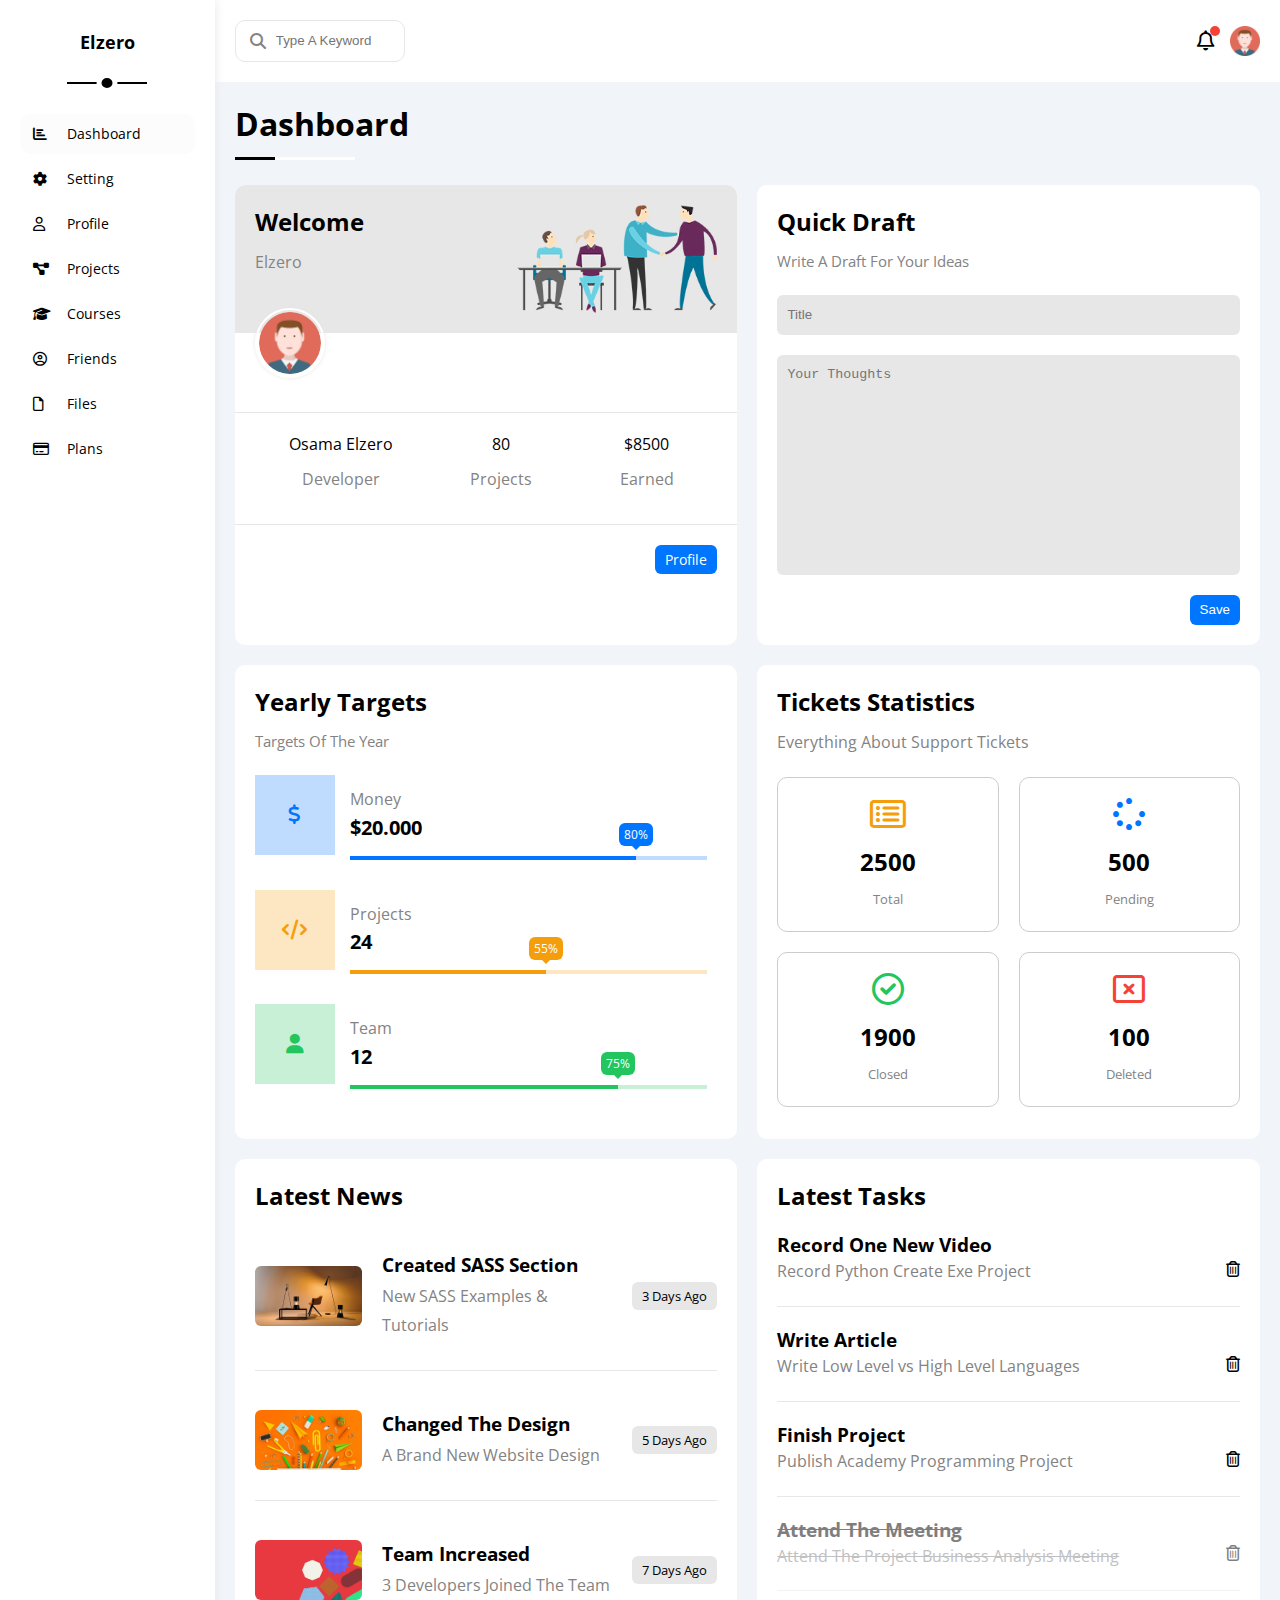
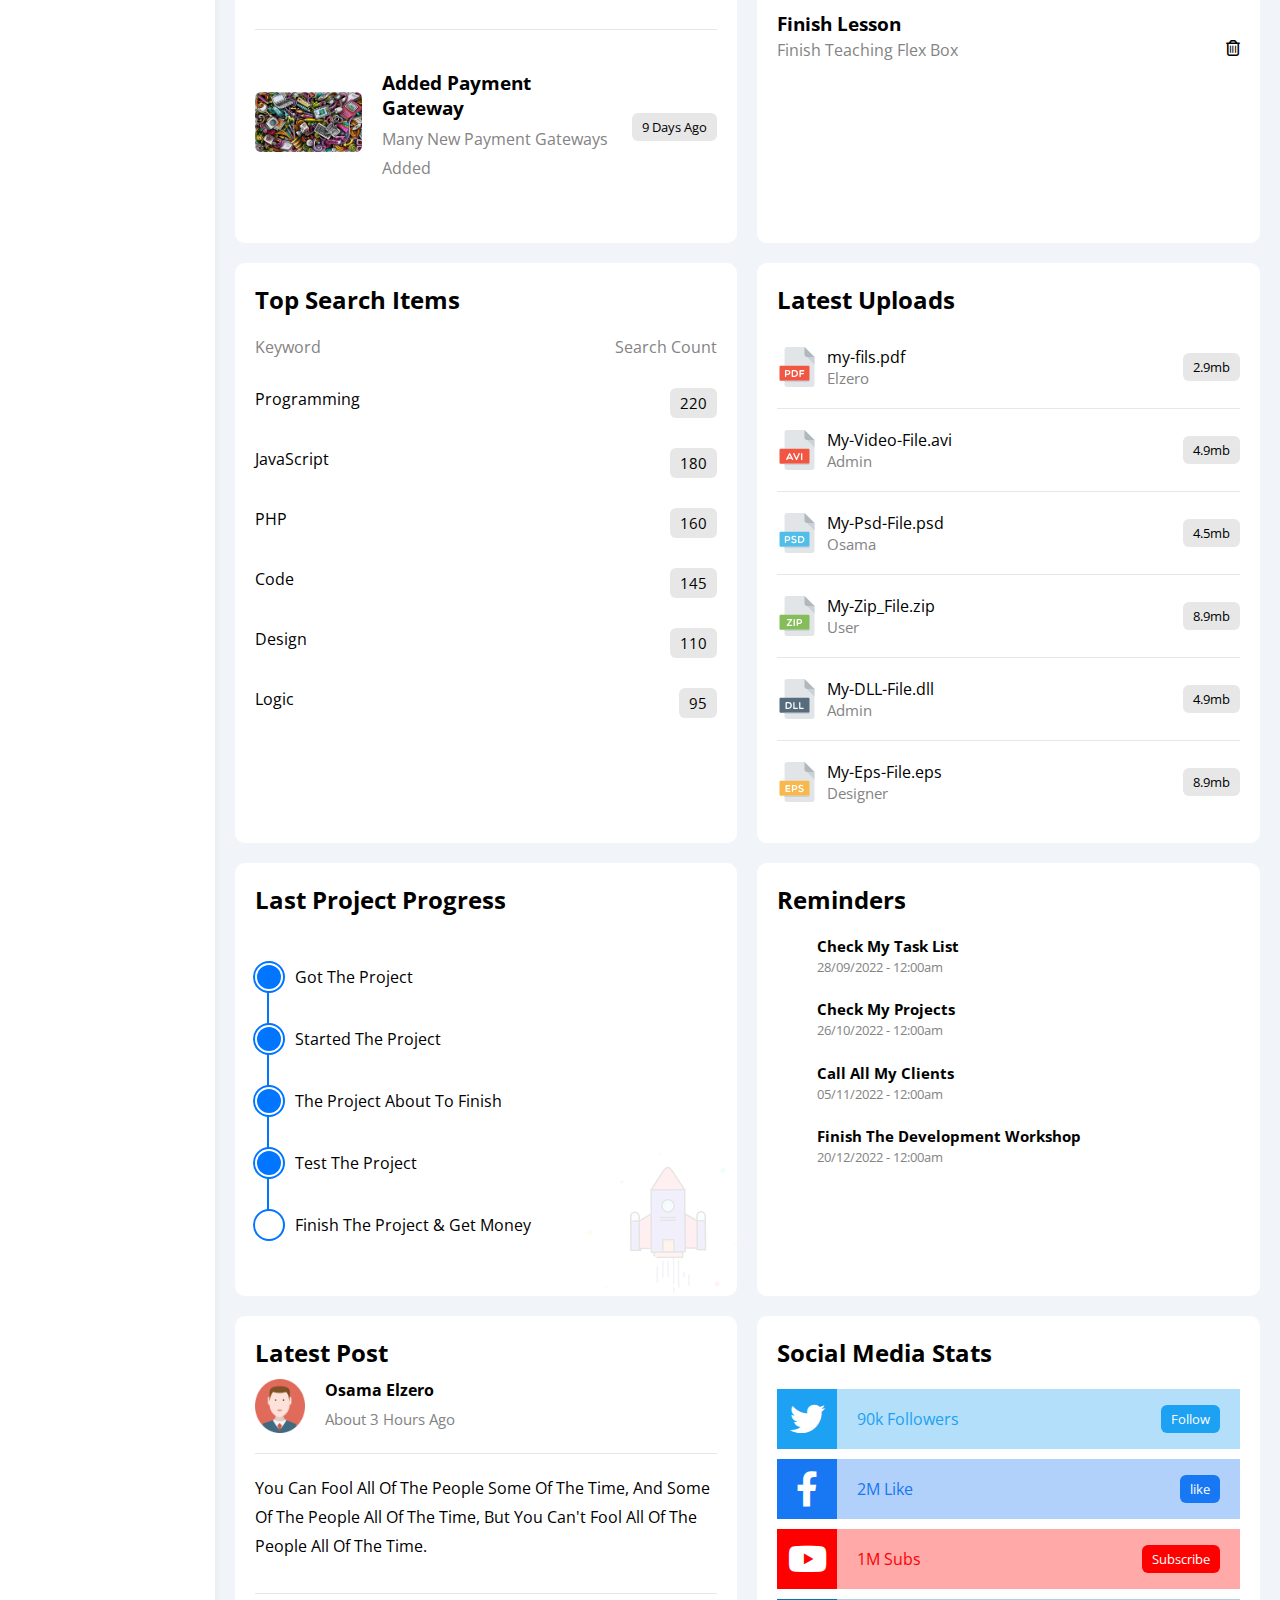
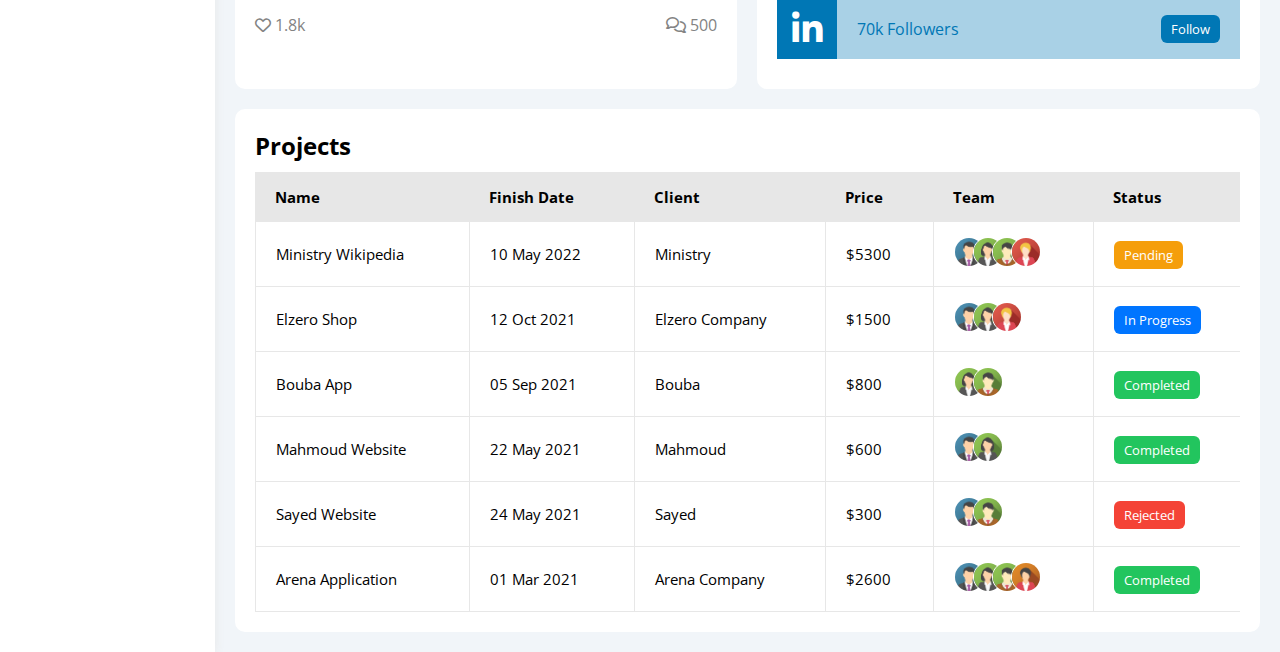
<file: index.html>
<!DOCTYPE html>
<html lang="en">
	<head>
		<meta charset="UTF-8" />
		<meta http-equiv="X-UA-Compatible" content="IE=edge" />
		<meta name="viewport" content="width=device-width, initial-scale=1.0" />
		<title>Dashboard</title>
		<!-- Main Style Sheet  -->
		<link rel="stylesheet" href="styles/main.css" />
		<!-- Font Awsome -->
		<link rel="stylesheet" href="styles/all.min.css" />
		<!-- FrameWork -->
		<link rel="stylesheet" href="styles/framework.css" />
		<!-- Media queries -->
		<link rel="stylesheet" href="styles/media.css" />
		<!-- Google Fonts -->
		<link rel="preconnect" href="https://fonts.googleapis.com" />
		<link rel="preconnect" href="https://fonts.gstatic.com" crossorigin />
		<link
			href="https://fonts.googleapis.com/css2?family=Open+Sans:wght@300;400;500;600;700;800;900"
			rel="stylesheet"
		/>
	</head>
	<body>
		<div class="page d-f-r">
			<!-- Start NAvigation -->
			<div class="nav p-20">
				<div class="logo center p-relative">
					<h2>Elzero</h2>
				</div>
				<ul class="style-none d-f-c">
					<li class="selected">
						<a href="index.html">
							<i class="fa-solid fa-chart-bar"></i>
							<span> Dashboard </span>
						</a>
					</li>
					<li>
						<a href="setting.html">
							<i class="fa-solid fa-gear"></i>
							<span>Setting</span>
						</a>
					</li>
					<li>
						<a href="profile.html">
							<i class="fa-regular fa-user"></i>
							<span>Profile</span>
						</a>
					</li>
					<li>
						<a href="projects.html">
							<i class="fa-solid fa-diagram-project"></i>
							<span> Projects </span>
						</a>
					</li>
					<li>
						<a href="courses.html">
							<i class="fa-solid fa-graduation-cap"></i>
							<span> Courses </span>
						</a>
					</li>
					<li>
						<a href="friends.html">
							<i class="fa-regular fa-circle-user"></i>
							<span> Friends </span>
						</a>
					</li>
					<li>
						<a href="files.html">
							<i class="fa-regular fa-file"></i>
							<span> Files </span>
						</a>
					</li>
					<li>
						<a href="plans.html">
							<i class="fa-regular fa-credit-card"></i>
							<span> Plans </span>
						</a>
					</li>
				</ul>
			</div>
			<!-- End NAvigation -->
			<!-- Start Container -->
			<div class="main-content w-full">
				<!-- Start Header -->
				<div class="header p-20 d-f-r s-between">
					<div class="search">
						<input
							class="style-none r-10 p-10"
							type="search"
							name="search"
							id="txt-search"
							placeholder="Type A Keyword"
						/>
					</div>
					<div class="user-area d-f-r center">
						<!-- <div class="notification"> -->
						<i class="fa-regular fa-bell"></i>
						<!-- </div> -->
						<img src="assets/avatar.png" alt="" />
					</div>
				</div>
				<!-- End Header -->
				<!-- Start Main-Content -->
				<div class="dashboard">
					<h1 class="main-heading p-20 p-relative">Dashboard</h1>
					<div class="content w-full p-20 d-grid-500">
						<!-- Start Welcome Section -->
						<div class="section welcome">
							<div class="intro d-f-r s-between p-20">
								<div class="text">
									<h2>Welcome</h2>
									<p class="f-s-15 mb-20">Elzero</p>
								</div>
								<img src="assets/welcome.png" alt="Welcome" />
							</div>
							<div class="avatar p-relative p-20 b-seperator">
								<img src="assets/avatar.png" alt="Elzero" />
							</div>
							<div class="info d-f-r s-between p-20 b-seperator">
								<div class="center">
									<span>Osama Elzero</span>
									<p>Developer</p>
								</div>
								<div class="center">
									<span>80</span>
									<p>Projects</p>
								</div>
								<div class="center">
									<span>$8500</span>
									<p>Earned</p>
								</div>
							</div>
							<a href="profile.html" class="btn bg-blue">Profile</a>
						</div>
						<!-- End Welcome Section -->

						<!-- Start Draft Section -->
						<div class="section draft">
							<div class="text">
								<h2>Quick Draft</h2>
								<p class="f-s-15 mb-20">Write A Draft For Your Ideas</p>
							</div>
							<form action="#" class="d-f-c">
								<input
									class="inp bg-grey"
									type="text"
									name="txt-title"
									id="txt-title"
									placeholder="Title"
								/>
								<textarea
									class="inp bg-grey"
									name="txt-thoughts"
									id="txt-thoughts"
									placeholder="Your Thoughts"
									cols="30"
									rows="10"
								></textarea>
								<input
									class="btn bg-blue"
									id="btn-save"
									type="button"
									value="Save"
								/>
							</form>
						</div>
						<!-- End Draft Section -->

						<!-- Start Yearly Target -->
						<div class="section target">
							<div class="text">
								<h2>Yearly Targets</h2>
								<p class="f-s-15 mb-20">Targets Of The Year</p>
							</div>
							<ul>
								<li class="d-f-r pb-20">
									<div>
										<i class="fa-solid fa-dollar-sign d-f-r center"></i>
									</div>
									<div class="d-f-c p-10 w-full">
										<p>Money</p>
										<span>$20.000</span>
										<div class="money progress-bar">
											<span
												class="progress-value"
												style="width: 80%"
												data-progress="80%"
											></span>
										</div>
									</div>
								</li>
								<li class="d-f-r pb-20">
									<div>
										<i class="fa-solid fa-code d-f-r center"></i>
									</div>
									<div class="d-f-c p-10 w-full">
										<p>Projects</p>
										<span>24</span>
										<div class="progress-bar projects">
											<span
												class="progress-value"
												style="width: 55%"
												data-progress="55%"
											></span>
										</div>
									</div>
								</li>
								<li class="d-f-r pb-20">
									<div>
										<i class="fa-solid fa-user d-f-r center"></i>
									</div>
									<div class="d-f-c p-10 w-full">
										<p>Team</p>
										<span>12</span>
										<div class="progress-bar team">
											<span
												class="progress-value"
												style="width: 75%"
												data-progress="75%"
											></span>
										</div>
									</div>
								</li>
							</ul>
						</div>
						<!-- End Yearly Target -->

						<!-- Start Tickets Statistics -->
						<div class="section statistics">
							<div class="text">
								<h2>Tickets Statistics</h2>
								<p class="mb-20">Everything About Support Tickets</p>
							</div>
							<div class="tickets d-grid-200">
								<div class="box d-f-c center b-1px">
									<i class="fa-regular fa-rectangle-list fa-2x mb-15"></i>
									<h2>2500</h2>
									<p class="f-s-13">Total</p>
								</div>
								<div class="box d-f-c center b-1px">
									<i class="fa-solid fa-spinner fa-2x mb-15"></i>
									<h2>500</h2>
									<p class="f-s-13">Pending</p>
								</div>
								<div class="box d-f-c center b-1px">
									<i class="fa-regular fa-circle-check fa-2x mb-15"></i>
									<h2>1900</h2>
									<p class="f-s-13">Closed</p>
								</div>
								<div class="box d-f-c center b-1px">
									<i class="fa-regular fa-rectangle-xmark fa-2x mb-15"></i>
									<h2>100</h2>
									<p class="f-s-13">Deleted</p>
								</div>
							</div>
						</div>
						<!-- End Tickets Statistics -->
						<!-- Start Latest News -->
						<div class="section news">
							<h2>Latest News</h2>
							<div class="latest-news">
								<div class="news-item d-f-r mb-10 pt-10 pb-10 b-seperator">
									<img src="assets/news-01.png" class="r-6 m-10" alt="" />
									<div class="text p-20">
										<h3>Created SASS Section</h3>
										<p class="mt-5">New SASS Examples & Tutorials</p>
									</div>
									<div class="time btn bg-grey c-000 f-s-13">3 Days Ago</div>
								</div>
								<div class="news-item d-f-r mb-10 pt-10 pb-10 b-seperator">
									<img src="assets/news-02.png" class="r-6 m-10" alt="" />
									<div class="text p-20">
										<h3>Changed The Design</h3>
										<p class="mt-5">A Brand New Website Design</p>
									</div>
									<div class="time btn bg-grey c-000 f-s-13">5 Days Ago</div>
								</div>
								<div class="news-item d-f-r mb-10 pt-10 pb-10 b-seperator">
									<img src="assets/news-03.png" class="r-6 m-10" alt="" />
									<div class="text p-20">
										<h3>Team Increased</h3>
										<p class="mt-5">3 Developers Joined The Team</p>
									</div>
									<div class="time btn bg-grey c-000 f-s-13">7 Days Ago</div>
								</div>
								<div class="news-item d-f-r mb-10 pt-10 pb-10">
									<img src="assets/news-04.png" class="r-6 mb-10" alt="" />
									<div class="text p-20">
										<h3>Added Payment Gateway</h3>
										<p class="mt-5">Many New Payment Gateways Added</p>
									</div>
									<div class="time btn bg-grey c-000 f-s-13">9 Days Ago</div>
								</div>
							</div>
						</div>
						<!-- End Latest News -->

						<!-- Start Latest Tasks -->
						<div class="section tasks">
							<h2>Latest Tasks</h2>
							<div class="tasks">
								<div class="task d-f-r mb-10 pt-10 b-seperator">
									<div class="text">
										<h3>Record One New Video</h3>
										<p class="mb-20">Record Python Create Exe Project</p>
									</div>
									<i class="fa-regular fa-trash-can"></i>
								</div>
								<div class="task d-f-r mb-10 pt-10 b-seperator">
									<div class="text">
										<h3>Write Article</h3>
										<p class="mb-20">Write Low Level vs High Level Languages</p>
									</div>
									<i class="fa-regular fa-trash-can"></i>
								</div>
								<div class="task d-f-r mb-10 pt-10 b-seperator">
									<div class="text">
										<h3>Finish Project</h3>
										<p class="mb-20">Publish Academy Programming Project</p>
									</div>
									<i class="fa-regular fa-trash-can"></i>
								</div>
								<div class="task d-f-r mb-10 pt-10 b-seperator inactive">
									<div class="text">
										<h3>Attend The Meeting</h3>
										<p class="mb-20">
											Attend The Project Business Analysis Meeting
										</p>
									</div>
									<i class="fa-regular fa-trash-can"></i>
								</div>
								<div class="task d-f-r mb-10 pt-10">
									<div class="text">
										<h3>Finish Lesson</h3>
										<p class="mb-20">Finish Teaching Flex Box</p>
									</div>
									<i class="fa-regular fa-trash-can"></i>
								</div>
							</div>
						</div>
						<!-- End Latest Tasks -->

						<!-- Start Top Search Items-->
						<div class="section top-search">
							<h2>Top Search Items</h2>
							<div class="item-header d-f-r mb-20 pt-10">
								<span>Keyword</span>
								<span>Search Count</span>
							</div>
							<div class="item-row d-f-r mb-20 pt-10">
								<span class="keyword">Programming</span>
								<span class="count btn bg-grey c-000 f-s-15">220</span>
							</div>
							<div class="item-row d-f-r mb-20 pt-10">
								<span class="keyword">JavaScript</span>
								<span class="count btn bg-grey c-000 f-s-15">180</span>
							</div>
							<div class="item-row d-f-r mb-20 pt-10">
								<span class="keyword">PHP</span>
								<span class="count btn bg-grey c-000 f-s-15">160</span>
							</div>
							<div class="item-row d-f-r mb-20 pt-10">
								<span class="keyword">Code</span>
								<span class="count btn bg-grey c-000 f-s-15">145</span>
							</div>
							<div class="item-row d-f-r mb-20 pt-10">
								<span class="keyword">Design</span>
								<span class="count btn bg-grey c-000 f-s-15">110</span>
							</div>
							<div class="item-row d-f-r mb-20 pt-10">
								<span class="keyword">Logic</span>
								<span class="count btn bg-grey c-000 f-s-15">95</span>
							</div>
						</div>
						<!-- End Top Search Items-->

						<!-- Start Latest Uploads -->
						<div class="section uploads">
							<h2>Latest Uploads</h2>
							<div class="uploads">
								<div class="upload-row d-f-r pb-10 pt-10 b-seperator">
									<img src="assets/pdf.svg" alt="" />
									<div class="info d-f-c p-10">
										<span class="file-name">my-fils.pdf</span>
										<span class="author">Elzero</span>
									</div>
									<span class="size btn bg-grey c-000 f-s-13">2.9mb</span>
								</div>
								<div class="upload-row d-f-r pb-10 pt-10 b-seperator">
									<img src="assets/avi.svg" alt="" />
									<div class="info d-f-c p-10">
										<span class="file-name">My-Video-File.avi</span>
										<span class="author">Admin</span>
									</div>
									<span class="size btn bg-grey c-000 f-s-13">4.9mb</span>
								</div>
								<div class="upload-row d-f-r pb-10 pt-10 b-seperator">
									<img src="assets/psd.svg" alt="" />
									<div class="info d-f-c p-10">
										<span class="file-name">My-Psd-File.psd</span>
										<span class="author">Osama</span>
									</div>
									<span class="size btn bg-grey c-000 f-s-13">4.5mb</span>
								</div>
								<div class="upload-row d-f-r pb-10 pt-10 b-seperator">
									<img src="assets/zip.svg" alt="" />
									<div class="info d-f-c p-10">
										<span class="file-name">My-Zip_File.zip</span>
										<span class="author">User</span>
									</div>
									<span class="size btn bg-grey c-000 f-s-13">8.9mb</span>
								</div>
								<div class="upload-row d-f-r pb-10 pt-10 b-seperator">
									<img src="assets/dll.svg" alt="" />
									<div class="info d-f-c p-10">
										<span class="file-name">My-DLL-File.dll</span>
										<span class="author">Admin</span>
									</div>
									<span class="size btn bg-grey c-000 f-s-13">4.9mb</span>
								</div>
								<div class="upload-row d-f-r pb-10 pt-10">
									<img src="assets/eps.svg" alt="" />
									<div class="info d-f-c p-10">
										<span class="file-name">My-Eps-File.eps</span>
										<span class="author">Designer</span>
									</div>
									<span class="size btn bg-grey c-000 f-s-13">8.9mb</span>
								</div>
							</div>
						</div>
						<!--End Latest Uploads -->

						<!-- Start Latest Project Progress -->
						<div class="section latest-project p-relative">
							<h2>Last Project Progress</h2>
							<div class="project-progress d-f-c p-relative p-20">
								<div class="progress-row completed p-relative p-20">
									Got The Project
								</div>
								<div class="progress-row completed p-relative p-20">
									Started The Project
								</div>
								<div class="progress-row completed p-relative p-20">
									The Project About To Finish
								</div>
								<div class="progress-row pending p-relative p-20">
									Test The Project
								</div>
								<div class="progress-row incomplete p-relative p-20">
									Finish The Project & Get Money
								</div>
							</div>
							<img src="assets/project.png" alt="" />
						</div>
						<!-- End Latest Project Progress -->

						<!-- Start Reminders -->
						<div class="section reminders">
							<h2 class="mb-20">Reminders</h2>
							<div class="reminder-list d-f-c pl-20">
								<div
									class="item d-f-c pl-20 mb-20 p-relative"
									style="--color: var(--blue-color-main)"
								>
									<span class="f-s-15 f-w-b">Check My Task List</span>
									<p class="f-s-13">28/09/2022 - 12:00am</p>
								</div>
								<div
									class="item d-f-c pl-20 mb-20 p-relative"
									style="--color: var(--green-color-main)"
								>
									<span class="f-s-15 f-w-b">Check My Projects</span>
									<p class="f-s-13">26/10/2022 - 12:00am</p>
								</div>
								<div
									class="item d-f-c pl-20 mb-20 p-relative"
									style="--color: var(--orange-color-main)"
								>
									<span class="f-s-15 f-w-b">Call All My Clients</span>
									<p class="f-s-13">05/11/2022 - 12:00am</p>
								</div>
								<div
									class="item d-f-c pl-20 mb-20 p-relative"
									style="--color: var(--red-color-main)"
								>
									<span class="f-s-15 f-w-b"
										>Finish The Development Workshop</span
									>
									<p class="f-s-13">20/12/2022 - 12:00am</p>
								</div>
							</div>
						</div>
						<!-- End Reminders -->

						<!-- Start Latest Post -->
						<div class="section latest-post">
							<h2>Latest Post</h2>
							<div class="post-header">
								<div class="info d-f-r mb-20 pb-20 b-seperator">
									<img src="assets/avatar.png" alt="" class="" />
									<div class="text d-f-c pl-20">
										<h4 class="mb-5">Osama Elzero</h4>
										<p class="f-s-15">About 3 Hours Ago</p>
									</div>
								</div>
								<div class="post mb-20 pb-20 b-seperator">
									You Can Fool All Of The People Some Of The Time, And Some Of
									The People All Of The Time, But You Can't Fool All Of The
									People All Of The Time.
								</div>
								<div class="inetraction d-f-r s-between">
									<div>
										<i class="fa-regular fa-heart"></i>
										1.8k
									</div>
									<div>
										<i class="fa-regular fa-comments"></i>
										500
									</div>
								</div>
							</div>
						</div>
						<!-- End Latest Post -->

						<!-- Start Social Media Stats-->
						<div class="section social">
							<h2 class="mb-20">Social Media Stats</h2>
							<div class="stats-list d-f-c">
								<div
									class="stats-row d-f-r mb-10"
									style="--main-color: #1da1f2; --opacity-color: #1da1f256"
								>
									<i class="fa-brands fa-twitter d-f-r center"></i>
									<span>90k Followers</span>
									<a class="btn f-s-13" href="#">Follow</a>
								</div>
								<div
									class="stats-row d-f-r mb-10"
									style="--main-color: #1877f2; --opacity-color: #1877f256"
								>
									<i class="fa-brands fa-facebook-f d-f-r center"></i>
									<span>2M Like</span>
									<a class="btn f-s-13" href="#">like</a>
								</div>
								<div
									class="stats-row d-f-r mb-10"
									style="--main-color: #ff0000; --opacity-color: #ff000056"
								>
									<i class="fa-brands fa-youtube d-f-r center"></i>
									<span>1M Subs</span>
									<a class="btn f-s-13" href="#">Subscribe</a>
								</div>
								<div
									class="stats-row d-f-r mb-10"
									style="--main-color: #0077b5; --opacity-color: #0077b556"
								>
									<i class="fa-brands fa-linkedin-in d-f-r center"></i>
									<span>70k Followers</span>
									<a class="btn f-s-13" href="#">Follow</a>
								</div>
							</div>
						</div>
						<!-- End Social Media Stats-->
					</div>
					<!-- End Main-Content -->

					<!-- Start Projects -->
					<div class="section all-projects">
						<h2>Projects</h2>
						<div class="projects-table f-s-15">
							<table>
								<thead class="bg-grey f-w-b">
									<td>Name</td>
									<td>Finish Date</td>
									<td>Client</td>
									<td>Price</td>
									<td>Team</td>
									<td>Status</td>
								</thead>
								<tbody>
									<tr>
										<td>Ministry Wikipedia</td>
										<td>10 May 2022</td>
										<td>Ministry</td>
										<td>$5300</td>
										<td>
											<img src="assets/team-01.png" alt="" />
											<img src="assets/team-02.png" alt="" />
											<img src="assets/team-03.png" alt="" />
											<img src="assets/team-05.png" alt="" />
										</td>
										<td>
											<span class="bg-orange btn f-s-13">Pending</span>
										</td>
									</tr>
									<tr>
										<td>Elzero Shop</td>
										<td>12 Oct 2021</td>
										<td>Elzero Company</td>
										<td>$1500</td>
										<td>
											<img src="assets/team-01.png" alt="" />
											<img src="assets/team-02.png" alt="" />
											<img src="assets/team-05.png" alt="" />
										</td>
										<td>
											<span class="bg-blue btn f-s-13">In Progress</span>
										</td>
									</tr>
									<tr>
										<td>Bouba App</td>
										<td>05 Sep 2021</td>
										<td>Bouba</td>
										<td>$800</td>
										<td>
											<img src="assets/team-02.png" alt="" />
											<img src="assets/team-03.png" alt="" />
										</td>
										<td>
											<span class="bg-green btn f-s-13">Completed</span>
										</td>
									</tr>
									<tr>
										<td>Mahmoud Website</td>
										<td>22 May 2021</td>
										<td>Mahmoud</td>
										<td>$600</td>
										<td>
											<img src="assets/team-01.png" alt="" />
											<img src="assets/team-02.png" alt="" />
										</td>
										<td>
											<span class="bg-green btn f-s-13">Completed</span>
										</td>
									</tr>
									<tr>
										<td>Sayed Website</td>
										<td>24 May 2021</td>
										<td>Sayed</td>
										<td>$300</td>
										<td>
											<img src="assets/team-01.png" alt="" />
											<img src="assets/team-03.png" alt="" />
										</td>
										<td>
											<span class="bg-red btn f-s-13">Rejected</span>
										</td>
									</tr>
									<tr>
										<td>Arena Application</td>
										<td>01 Mar 2021</td>
										<td>Arena Company</td>
										<td>$2600</td>
										<td>
											<img src="assets/team-01.png" alt="" />
											<img src="assets/team-02.png" alt="" />
											<img src="assets/team-03.png" alt="" />
											<img src="assets/team-04.png" alt="" />
										</td>
										<td>
											<span class="bg-green btn f-s-13">Completed</span>
										</td>
									</tr>
								</tbody>
							</table>
						</div>
					</div>
					<!-- End Projects -->
				</div>
				<!-- End Dashboard -->
			</div>
			<!-- End Container -->
		</div>
	</body>
</html>
</file>
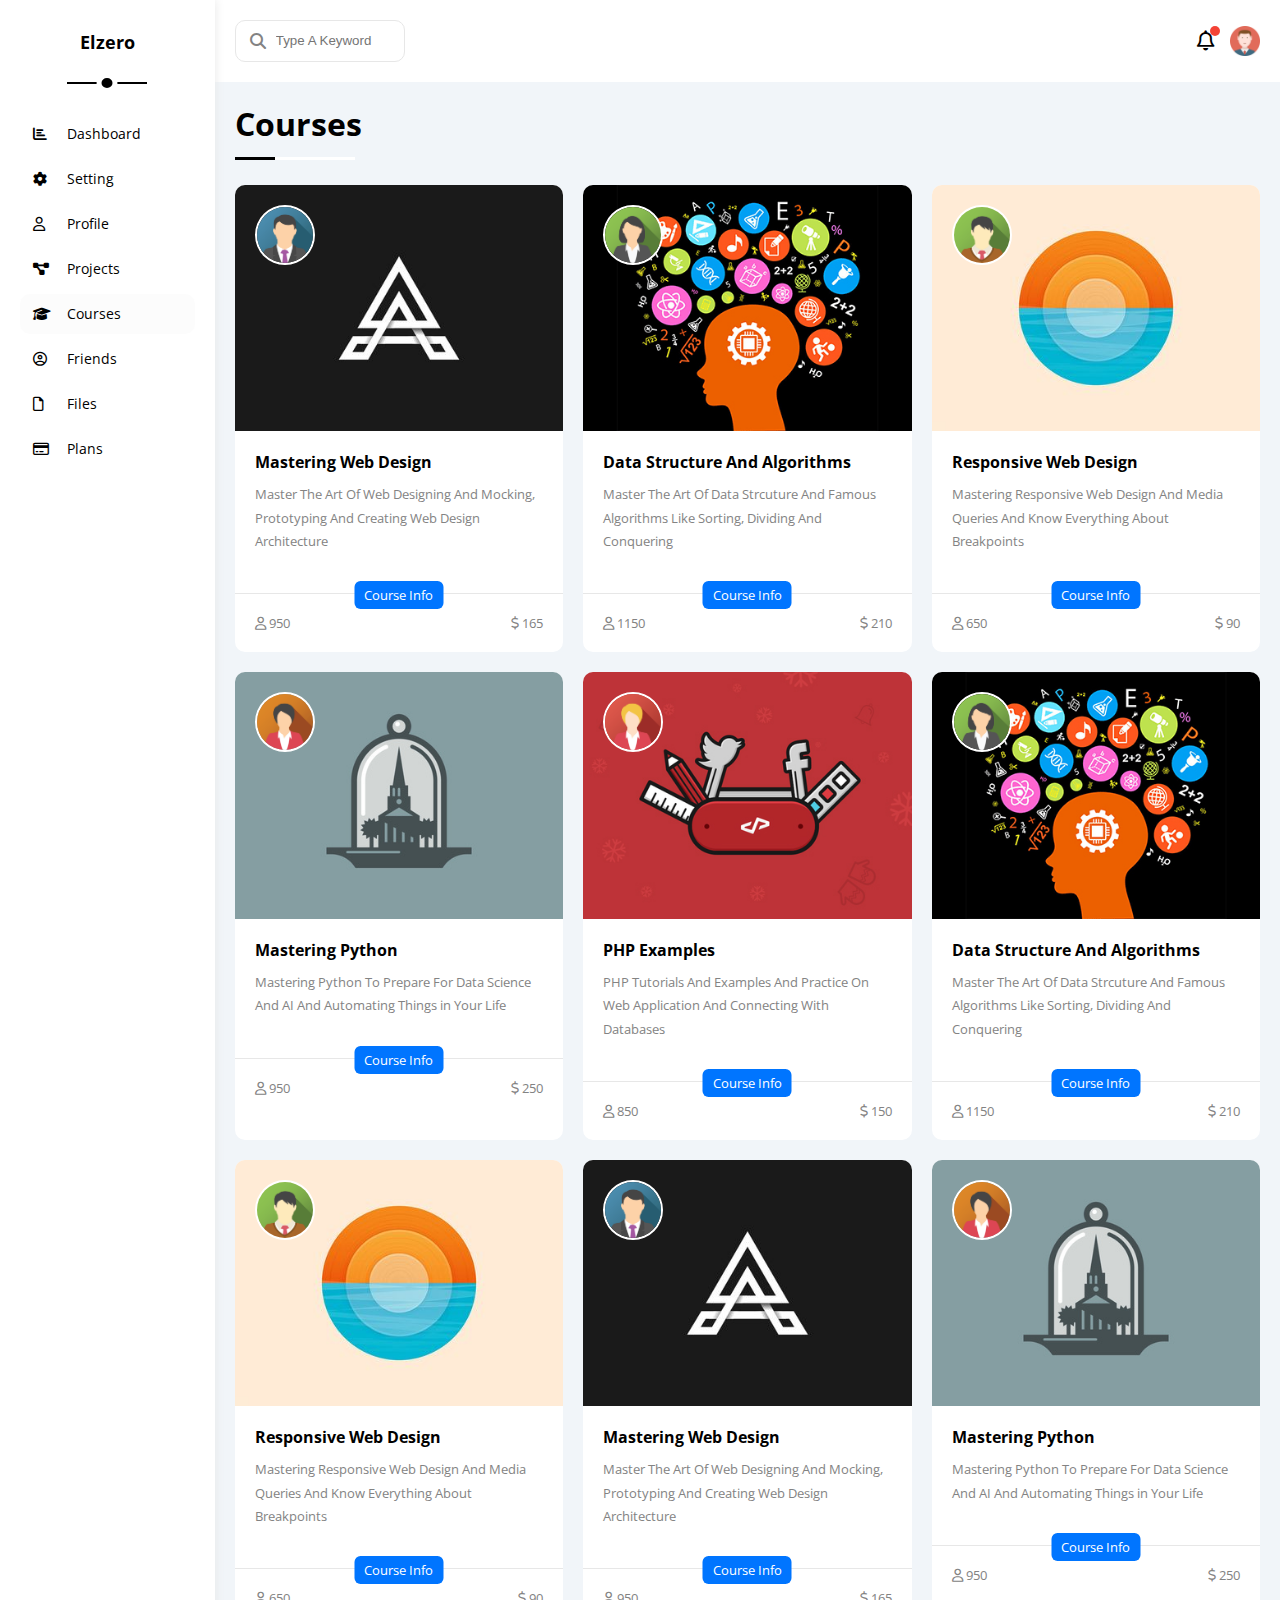
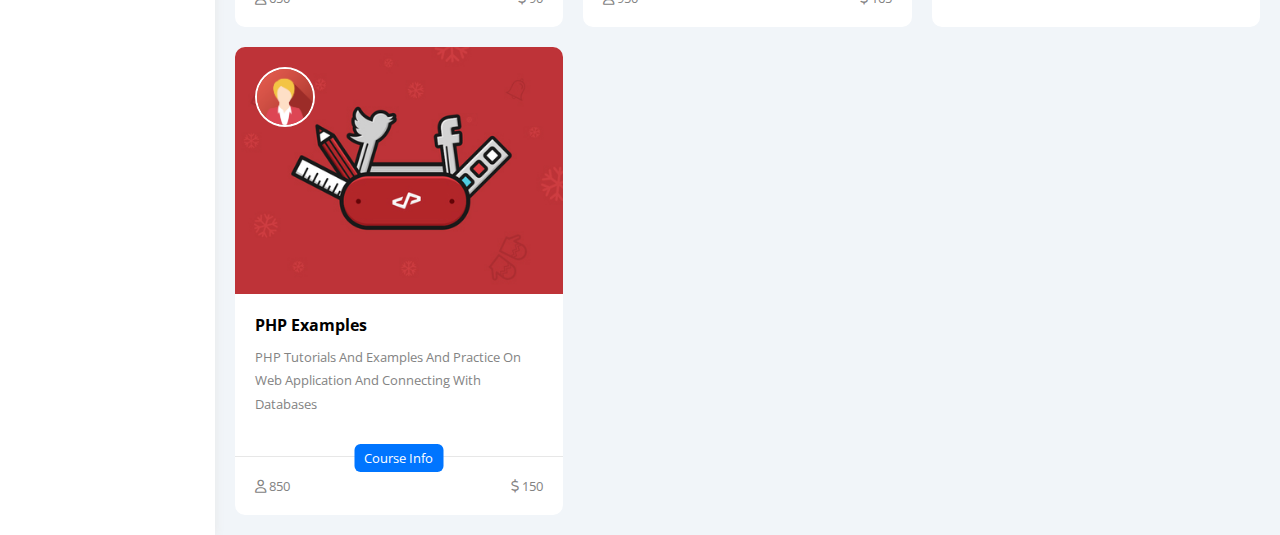
<file: courses.html>
<!DOCTYPE html>
<html lang="en">
	<head>
		<meta charset="UTF-8" />
		<meta http-equiv="X-UA-Compatible" content="IE=edge" />
		<meta name="viewport" content="width=device-width, initial-scale=1.0" />
		<title>Courses</title>
		<!-- Main Style Sheet  -->
		<link rel="stylesheet" href="styles/main.css" />
		<!-- Font Awsome -->
		<link rel="stylesheet" href="styles/all.min.css" />
		<!-- FrameWork -->
		<link rel="stylesheet" href="styles/framework.css" />
		<!-- Media queries -->
		<link rel="stylesheet" href="styles/media.css" />
		<!-- Google Fonts -->
		<link rel="preconnect" href="https://fonts.googleapis.com" />
		<link rel="preconnect" href="https://fonts.gstatic.com" crossorigin />
		<link
			href="https://fonts.googleapis.com/css2?family=Open+Sans:wght@300;400;500;600;700;800;900"
			rel="stylesheet"
		/>
	</head>
	<body>
		<div class="page d-f-r">
			<!-- Start NAvigation -->
			<div class="nav p-20">
				<div class="logo center p-relative">
					<h2>Elzero</h2>
				</div>
				<ul class="style-none d-f-c">
					<li>
						<a href="index.html">
							<i class="fa-solid fa-chart-bar"></i>
							<span> Dashboard </span>
						</a>
					</li>
					<li>
						<a href="setting.html">
							<i class="fa-solid fa-gear"></i>
							<span>Setting</span>
						</a>
					</li>
					<li>
						<a href="profile.html">
							<i class="fa-regular fa-user"></i>
							<span>Profile</span>
						</a>
					</li>
					<li>
						<a href="projects.html">
							<i class="fa-solid fa-diagram-project"></i>
							<span> Projects </span>
						</a>
					</li>
					<li class="selected">
						<a href="courses.html">
							<i class="fa-solid fa-graduation-cap"></i>
							<span> Courses </span>
						</a>
					</li>
					<li>
						<a href="friends.html">
							<i class="fa-regular fa-circle-user"></i>
							<span> Friends </span>
						</a>
					</li>
					<li>
						<a href="files.html">
							<i class="fa-regular fa-file"></i>
							<span> Files </span>
						</a>
					</li>
					<li>
						<a href="plans.html">
							<i class="fa-regular fa-credit-card"></i>
							<span> Plans </span>
						</a>
					</li>
				</ul>
			</div>
			<!-- End NAvigation -->
			<!-- Start Container -->
			<div class="main-content w-full">
				<!-- Start Header -->
				<div class="header p-20 d-f-r s-between">
					<div class="search">
						<input
							class="style-none r-10 p-10"
							type="search"
							name="search"
							id="txt-search"
							placeholder="Type A Keyword"
						/>
					</div>
					<div class="user-area d-f-r center">
						<!-- <div class="notification"> -->
						<i class="fa-regular fa-bell"></i>
						<!-- </div> -->
						<img src="assets/avatar.png" alt="" />
					</div>
				</div>
				<!-- End Header -->
				<!-- Start Courses Page-->
				<div class="courses">
					<h1 class="main-heading p-20 p-relative">Courses</h1>
					<div class="content w-full p-20 d-grid-300">
						<!-- <div class="courses"> -->
						<div class="course p-relative d-f-c bg-white r-10">
							<img class="team p-absolute" src="assets/team-01.png" alt="" />
							<!-- <div class="img"> -->
							<img class="w-full" src="assets/course-01.jpg" alt="" />
							<!-- </div> -->
							<div class="text p-20 b-seperator">
								<h4 class="mb-10">Mastering Web Design</h4>
								<p class="f-s-13">
									Master The Art Of Web Designing And Mocking, Prototyping And
									Creating Web Design Architecture
								</p>
							</div>
							<div class="info p-relative">
								<span class="btn bg-blue d-block f-s-13 p-absolute"
									>Course Info</span
								>
								<div class="d-f-r p-20 s-between a-center c-grey f-s-13">
									<div><i class="fa-regular fa-user"></i> 950</div>
									<div><i class="fa-regular fa-dollar-sign"></i> 165</div>
								</div>
							</div>
						</div>
						<div class="course p-relative d-f-c bg-white r-10">
							<img class="team p-absolute" src="assets/team-02.png" alt="" />
							<!-- <div class="img"> -->
							<img class="w-full" src="assets/course-02.jpg" alt="" />
							<!-- </div> -->
							<div class="text p-20 b-seperator">
								<h4 class="mb-10">Data Structure And Algorithms</h4>
								<p class="f-s-13">
									Master The Art Of Data Strcuture And Famous Algorithms Like
									Sorting, Dividing And Conquering
								</p>
							</div>
							<div class="info p-relative">
								<span class="btn bg-blue d-block f-s-13 p-absolute"
									>Course Info</span
								>
								<div class="d-f-r p-20 s-between a-center c-grey f-s-13">
									<div><i class="fa-regular fa-user"></i> 1150</div>
									<div><i class="fa-regular fa-dollar-sign"></i> 210</div>
								</div>
							</div>
						</div>
						<div class="course p-relative d-f-c bg-white r-10">
							<img class="team p-absolute" src="assets/team-03.png" alt="" />
							<!-- <div class="img"> -->
							<img class="w-full" src="assets/course-03.jpg" alt="" />
							<!-- </div> -->
							<div class="text p-20 b-seperator">
								<h4 class="mb-10">Responsive Web Design</h4>
								<p class="f-s-13">
									Mastering Responsive Web Design And Media Queries And Know
									Everything About Breakpoints
								</p>
							</div>
							<div class="info p-relative">
								<span class="btn bg-blue d-block f-s-13 p-absolute"
									>Course Info</span
								>
								<div class="d-f-r p-20 s-between a-center c-grey f-s-13">
									<div><i class="fa-regular fa-user"></i> 650</div>
									<div><i class="fa-regular fa-dollar-sign"></i> 90</div>
								</div>
							</div>
						</div>
						<div class="course p-relative d-f-c bg-white r-10">
							<img class="team p-absolute" src="assets/team-04.png" alt="" />
							<!-- <div class="img"> -->
							<img class="w-full" src="assets/course-04.jpg" alt="" />
							<!-- </div> -->
							<div class="text p-20 b-seperator">
								<h4 class="mb-10">Mastering Python</h4>
								<p class="f-s-13">
									Mastering Python To Prepare For Data Science And AI And
									Automating Things in Your Life
								</p>
							</div>
							<div class="info p-relative">
								<span class="btn bg-blue d-block f-s-13 p-absolute"
									>Course Info</span
								>
								<div class="d-f-r p-20 s-between a-center c-grey f-s-13">
									<div><i class="fa-regular fa-user"></i> 950</div>
									<div><i class="fa-regular fa-dollar-sign"></i> 250</div>
								</div>
							</div>
						</div>
						<div class="course p-relative d-f-c bg-white r-10">
							<img class="team p-absolute" src="assets/team-05.png" alt="" />
							<!-- <div class="img"> -->
							<img class="w-full" src="assets/course-05.jpg" alt="" />
							<!-- </div> -->
							<div class="text p-20 b-seperator">
								<h4 class="mb-10">PHP Examples</h4>
								<p class="f-s-13">
									PHP Tutorials And Examples And Practice On Web Application And
									Connecting With Databases
								</p>
							</div>
							<div class="info p-relative">
								<span class="btn bg-blue d-block f-s-13 p-absolute"
									>Course Info</span
								>
								<div class="d-f-r p-20 s-between a-center c-grey f-s-13">
									<div><i class="fa-regular fa-user"></i> 850</div>
									<div><i class="fa-regular fa-dollar-sign"></i> 150</div>
								</div>
							</div>
						</div>

						<div class="course p-relative d-f-c bg-white r-10">
							<img class="team p-absolute" src="assets/team-02.png" alt="" />
							<!-- <div class="img"> -->
							<img class="w-full" src="assets/course-02.jpg" alt="" />
							<!-- </div> -->
							<div class="text p-20 b-seperator">
								<h4 class="mb-10">Data Structure And Algorithms</h4>
								<p class="f-s-13">
									Master The Art Of Data Strcuture And Famous Algorithms Like
									Sorting, Dividing And Conquering
								</p>
							</div>
							<div class="info p-relative">
								<span class="btn bg-blue d-block f-s-13 p-absolute"
									>Course Info</span
								>
								<div class="d-f-r p-20 s-between a-center c-grey f-s-13">
									<div><i class="fa-regular fa-user"></i> 1150</div>
									<div><i class="fa-regular fa-dollar-sign"></i> 210</div>
								</div>
							</div>
						</div>
						<div class="course p-relative d-f-c bg-white r-10">
							<img class="team p-absolute" src="assets/team-03.png" alt="" />
							<!-- <div class="img"> -->
							<img class="w-full" src="assets/course-03.jpg" alt="" />
							<!-- </div> -->
							<div class="text p-20 b-seperator">
								<h4 class="mb-10">Responsive Web Design</h4>
								<p class="f-s-13">
									Mastering Responsive Web Design And Media Queries And Know
									Everything About Breakpoints
								</p>
							</div>
							<div class="info p-relative">
								<span class="btn bg-blue d-block f-s-13 p-absolute"
									>Course Info</span
								>
								<div class="d-f-r p-20 s-between a-center c-grey f-s-13">
									<div><i class="fa-regular fa-user"></i> 650</div>
									<div><i class="fa-regular fa-dollar-sign"></i> 90</div>
								</div>
							</div>
						</div>
						<div class="course p-relative d-f-c bg-white r-10">
							<img class="team p-absolute" src="assets/team-01.png" alt="" />
							<!-- <div class="img"> -->
							<img class="w-full" src="assets/course-01.jpg" alt="" />
							<!-- </div> -->
							<div class="text p-20 b-seperator">
								<h4 class="mb-10">Mastering Web Design</h4>
								<p class="f-s-13">
									Master The Art Of Web Designing And Mocking, Prototyping And
									Creating Web Design Architecture
								</p>
							</div>
							<div class="info p-relative">
								<span class="btn bg-blue d-block f-s-13 p-absolute"
									>Course Info</span
								>
								<div class="d-f-r p-20 s-between a-center c-grey f-s-13">
									<div><i class="fa-regular fa-user"></i> 950</div>
									<div><i class="fa-regular fa-dollar-sign"></i> 165</div>
								</div>
							</div>
						</div>
						<div class="course p-relative d-f-c bg-white r-10">
							<img class="team p-absolute" src="assets/team-04.png" alt="" />
							<!-- <div class="img"> -->
							<img class="w-full" src="assets/course-04.jpg" alt="" />
							<!-- </div> -->
							<div class="text p-20 b-seperator">
								<h4 class="mb-10">Mastering Python</h4>
								<p class="f-s-13">
									Mastering Python To Prepare For Data Science And AI And
									Automating Things in Your Life
								</p>
							</div>
							<div class="info p-relative">
								<span class="btn bg-blue d-block f-s-13 p-absolute"
									>Course Info</span
								>
								<div class="d-f-r p-20 s-between a-center c-grey f-s-13">
									<div><i class="fa-regular fa-user"></i> 950</div>
									<div><i class="fa-regular fa-dollar-sign"></i> 250</div>
								</div>
							</div>
						</div>
						<div class="course p-relative d-f-c bg-white r-10">
							<img class="team p-absolute" src="assets/team-05.png" alt="" />
							<!-- <div class="img"> -->
							<img class="w-full" src="assets/course-05.jpg" alt="" />
							<!-- </div> -->
							<div class="text p-20 b-seperator">
								<h4 class="mb-10">PHP Examples</h4>
								<p class="f-s-13">
									PHP Tutorials And Examples And Practice On Web Application And
									Connecting With Databases
								</p>
							</div>
							<div class="info p-relative">
								<span class="btn bg-blue d-block f-s-13 p-absolute"
									>Course Info</span
								>
								<div class="d-f-r p-20 s-between a-center c-grey f-s-13">
									<div><i class="fa-regular fa-user"></i> 850</div>
									<div><i class="fa-regular fa-dollar-sign"></i> 150</div>
								</div>
							</div>
						</div>

						<!-- </div> -->
					</div>
				</div>

				<!-- End Courses Page-->
			</div>
			<!-- End Container -->
		</div>
	</body>
</html>
</file>
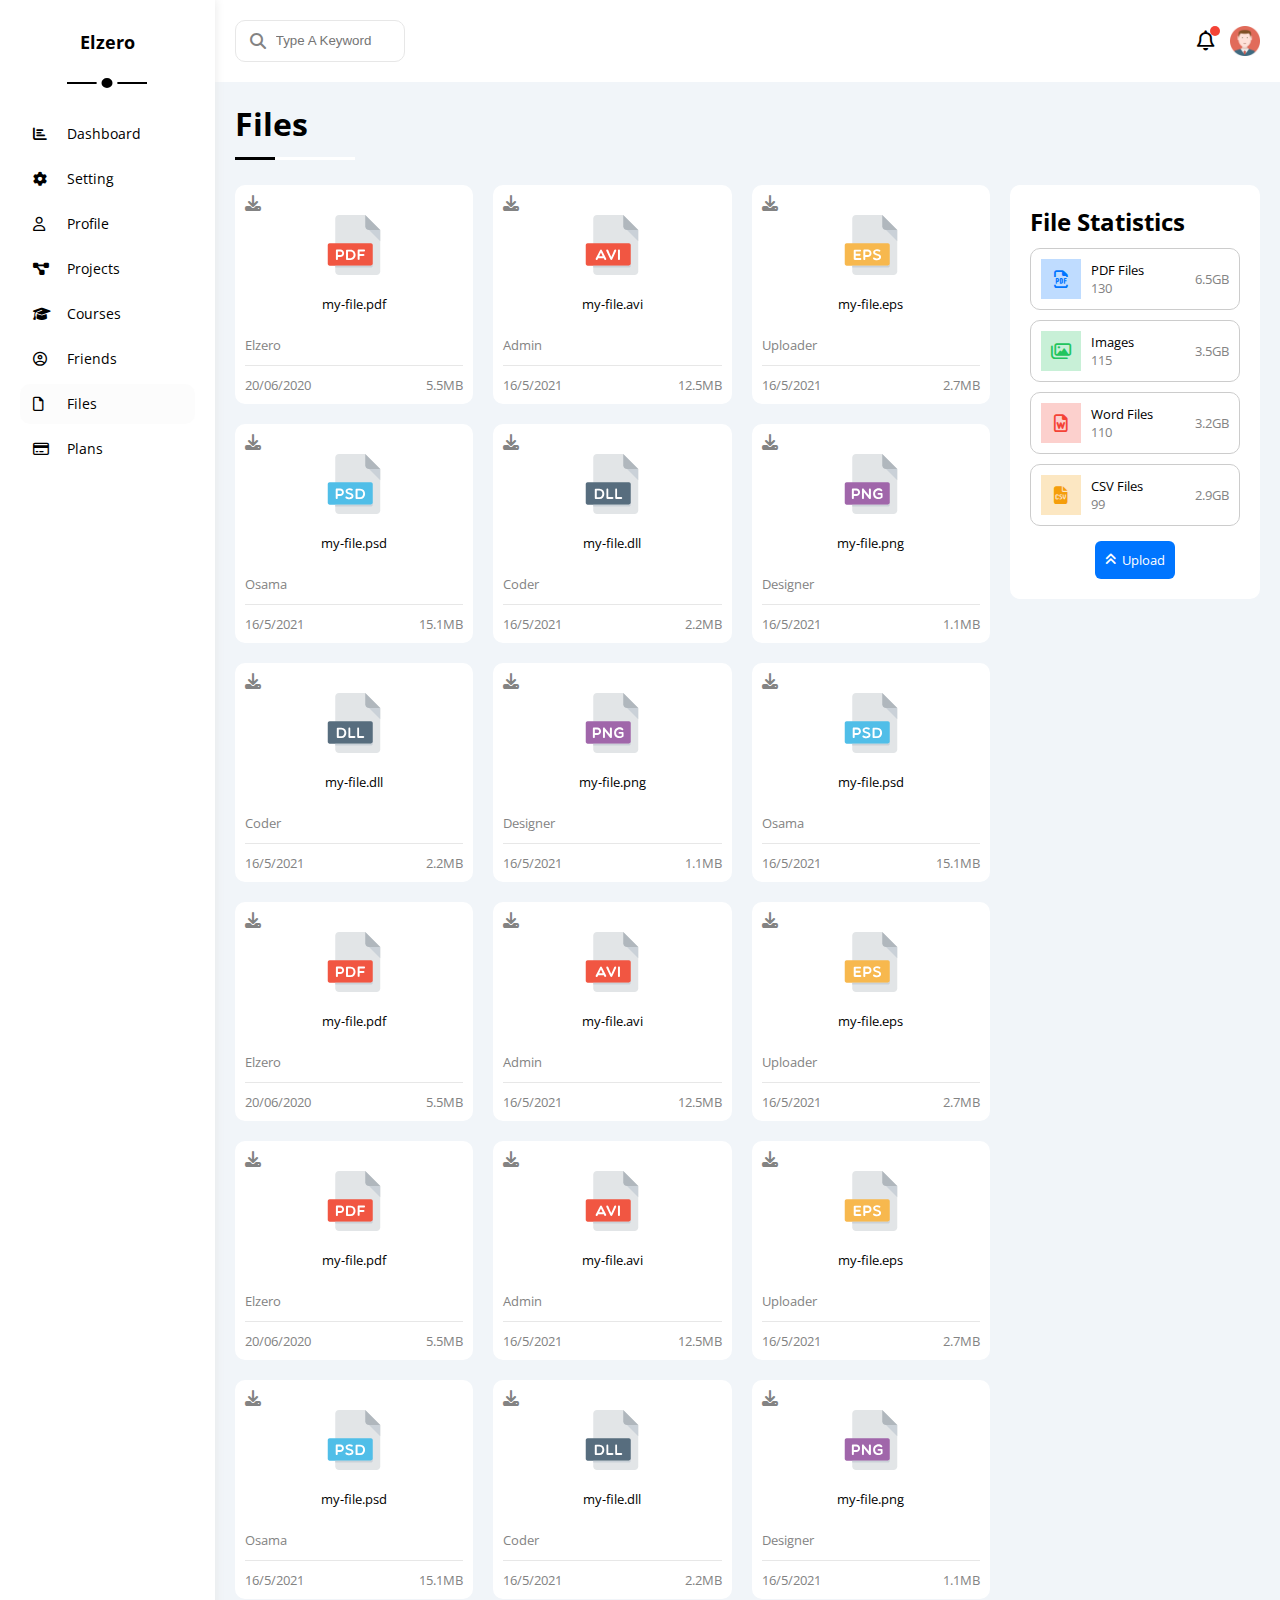
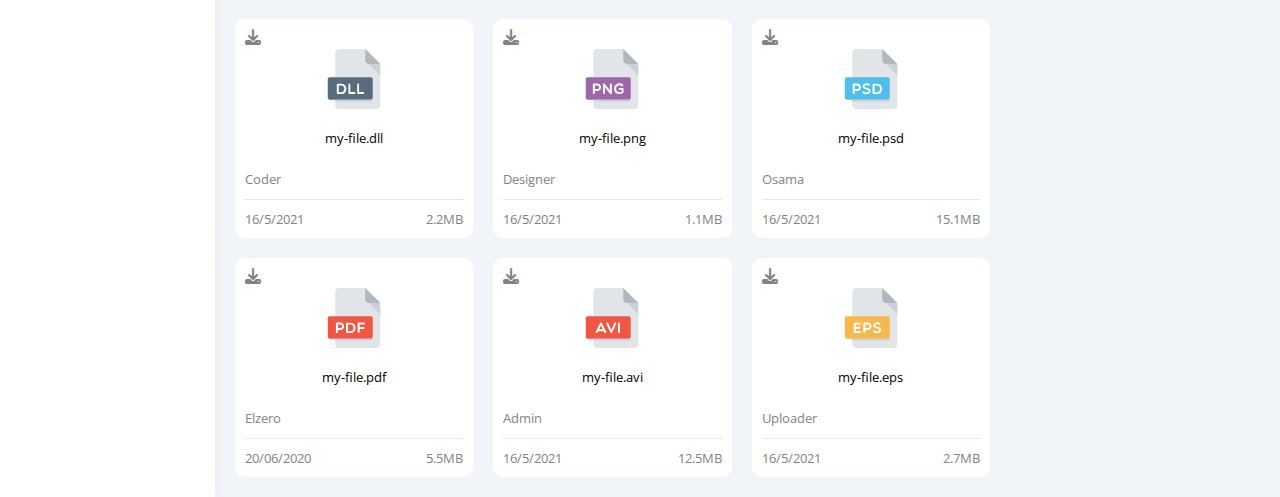
<file: files.html>
<!DOCTYPE html>
<html lang="en">
	<head>
		<meta charset="UTF-8" />
		<meta http-equiv="X-UA-Compatible" content="IE=edge" />
		<meta name="viewport" content="width=device-width, initial-scale=1.0" />
		<title>Files</title>
		<!-- Main Style Sheet  -->
		<link rel="stylesheet" href="styles/main.css" />
		<!-- Font Awsome -->
		<link rel="stylesheet" href="styles/all.min.css" />
		<!-- FrameWork -->
		<link rel="stylesheet" href="styles/framework.css" />
		<!-- Media queries -->
		<link rel="stylesheet" href="styles/media.css" />
		<!-- Google Fonts -->
		<link rel="preconnect" href="https://fonts.googleapis.com" />
		<link rel="preconnect" href="https://fonts.gstatic.com" crossorigin />
		<link
			href="https://fonts.googleapis.com/css2?family=Open+Sans:wght@300;400;500;600;700;800;900"
			rel="stylesheet"
		/>
	</head>
	<body>
		<div class="page d-f-r">
			<!-- Start NAvigation -->
			<div class="nav p-20">
				<div class="logo center p-relative">
					<h2>Elzero</h2>
				</div>
				<ul class="style-none d-f-c">
					<li>
						<a href="index.html">
							<i class="fa-solid fa-chart-bar"></i>
							<span> Dashboard </span>
						</a>
					</li>
					<li>
						<a href="setting.html">
							<i class="fa-solid fa-gear"></i>
							<span>Setting</span>
						</a>
					</li>
					<li>
						<a href="profile.html">
							<i class="fa-regular fa-user"></i>
							<span>Profile</span>
						</a>
					</li>
					<li>
						<a href="projects.html">
							<i class="fa-solid fa-diagram-project"></i>
							<span> Projects </span>
						</a>
					</li>
					<li>
						<a href="courses.html">
							<i class="fa-solid fa-graduation-cap"></i>
							<span> Courses </span>
						</a>
					</li>
					<li>
						<a href="friends.html">
							<i class="fa-regular fa-circle-user"></i>
							<span> Friends </span>
						</a>
					</li>
					<li class="selected">
						<a href="files.html">
							<i class="fa-regular fa-file"></i>
							<span> Files </span>
						</a>
					</li>
					<li>
						<a href="plans.html">
							<i class="fa-regular fa-credit-card"></i>
							<span> Plans </span>
						</a>
					</li>
				</ul>
			</div>
			<!-- End NAvigation -->
			<!-- Start Container -->
			<div class="main-content w-full">
				<!-- Start Header -->
				<div class="header p-20 d-f-r s-between">
					<div class="search">
						<input
							class="style-none r-10 p-10"
							type="search"
							name="search"
							id="txt-search"
							placeholder="Type A Keyword"
						/>
					</div>
					<div class="user-area d-f-r center">
						<!-- <div class="notification"> -->
						<i class="fa-regular fa-bell"></i>
						<!-- </div> -->
						<img src="assets/avatar.png" alt="" />
					</div>
				</div>
				<!-- End Header -->
				<!-- Start Files PAge -->
				<div class="files">
					<h1 class="main-heading p-20 p-relative">Files</h1>
					<div class="content w-full p-20 d-f-r">
						<div class="files-list d-grid-200">
							<div class="file bg-white r-10 p-10 p-relative">
								<i class="fa-solid fa-download p-absolute c-grey"></i>
								<div class="file-info pb-10 mb-10 b-seperator">
									<div class="img d-f-c center mb-20">
										<img src="assets/pdf.svg" alt="" />
										<span class="f-s-13">my-file.pdf</span>
									</div>
									<span class="c-grey f-s-13">Elzero</span>
								</div>
								<div class="d-f-r s-between a-center">
									<span class="c-grey f-s-13">20/06/2020</span>
									<span class="c-grey f-s-13">5.5MB</span>
								</div>
							</div>
							<div class="file bg-white r-10 p-10 p-relative">
								<i class="fa-solid fa-download p-absolute c-grey"></i>
								<div class="file-info pb-10 mb-10 b-seperator">
									<div class="img d-f-c center mb-20">
										<img src="assets/avi.svg" alt="" />
										<span class="f-s-13">my-file.avi</span>
									</div>
									<span class="c-grey f-s-13">Admin</span>
								</div>
								<div class="d-f-r s-between a-center">
									<span class="c-grey f-s-13">16/5/2021 </span>
									<span class="c-grey f-s-13">12.5MB </span>
								</div>
							</div>
							<div class="file bg-white r-10 p-10 p-relative">
								<i class="fa-solid fa-download p-absolute c-grey"></i>
								<div class="file-info pb-10 mb-10 b-seperator">
									<div class="img d-f-c center mb-20">
										<img src="assets/eps.svg" alt="" />
										<span class="f-s-13">my-file.eps</span>
									</div>
									<span class="c-grey f-s-13">Uploader</span>
								</div>
								<div class="d-f-r s-between a-center">
									<span class="c-grey f-s-13">16/5/2021 </span>
									<span class="c-grey f-s-13">2.7MB</span>
								</div>
							</div>
							<div class="file bg-white r-10 p-10 p-relative">
								<i class="fa-solid fa-download p-absolute c-grey"></i>
								<div class="file-info pb-10 mb-10 b-seperator">
									<div class="img d-f-c center mb-20">
										<img src="assets/psd.svg" alt="" />
										<span class="f-s-13">my-file.psd</span>
									</div>
									<span class="c-grey f-s-13">Osama</span>
								</div>
								<div class="d-f-r s-between a-center">
									<span class="c-grey f-s-13">16/5/2021 </span>
									<span class="c-grey f-s-13">15.1MB </span>
								</div>
							</div>
							<div class="file bg-white r-10 p-10 p-relative">
								<i class="fa-solid fa-download p-absolute c-grey"></i>
								<div class="file-info pb-10 mb-10 b-seperator">
									<div class="img d-f-c center mb-20">
										<img src="assets/dll.svg" alt="" />
										<span class="f-s-13">my-file.dll</span>
									</div>
									<span class="c-grey f-s-13">Coder</span>
								</div>
								<div class="d-f-r s-between a-center">
									<span class="c-grey f-s-13">16/5/2021</span>
									<span class="c-grey f-s-13">2.2MB</span>
								</div>
							</div>
							<div class="file bg-white r-10 p-10 p-relative">
								<i class="fa-solid fa-download p-absolute c-grey"></i>
								<div class="file-info pb-10 mb-10 b-seperator">
									<div class="img d-f-c center mb-20">
										<img src="assets/png.svg" alt="" />
										<span class="f-s-13">my-file.png</span>
									</div>
									<span class="c-grey f-s-13">Designer</span>
								</div>
								<div class="d-f-r s-between a-center">
									<span class="c-grey f-s-13">16/5/2021 </span>
									<span class="c-grey f-s-13">1.1MB </span>
								</div>
							</div>
							<div class="file bg-white r-10 p-10 p-relative">
								<i class="fa-solid fa-download p-absolute c-grey"></i>
								<div class="file-info pb-10 mb-10 b-seperator">
									<div class="img d-f-c center mb-20">
										<img src="assets/dll.svg" alt="" />
										<span class="f-s-13">my-file.dll</span>
									</div>
									<span class="c-grey f-s-13">Coder</span>
								</div>
								<div class="d-f-r s-between a-center">
									<span class="c-grey f-s-13">16/5/2021</span>
									<span class="c-grey f-s-13">2.2MB</span>
								</div>
							</div>
							<div class="file bg-white r-10 p-10 p-relative">
								<i class="fa-solid fa-download p-absolute c-grey"></i>
								<div class="file-info pb-10 mb-10 b-seperator">
									<div class="img d-f-c center mb-20">
										<img src="assets/png.svg" alt="" />
										<span class="f-s-13">my-file.png</span>
									</div>
									<span class="c-grey f-s-13">Designer</span>
								</div>
								<div class="d-f-r s-between a-center">
									<span class="c-grey f-s-13">16/5/2021 </span>
									<span class="c-grey f-s-13">1.1MB </span>
								</div>
							</div>
							<div class="file bg-white r-10 p-10 p-relative">
								<i class="fa-solid fa-download p-absolute c-grey"></i>
								<div class="file-info pb-10 mb-10 b-seperator">
									<div class="img d-f-c center mb-20">
										<img src="assets/psd.svg" alt="" />
										<span class="f-s-13">my-file.psd</span>
									</div>
									<span class="c-grey f-s-13">Osama</span>
								</div>
								<div class="d-f-r s-between a-center">
									<span class="c-grey f-s-13">16/5/2021 </span>
									<span class="c-grey f-s-13">15.1MB </span>
								</div>
							</div>
							<div class="file bg-white r-10 p-10 p-relative">
								<i class="fa-solid fa-download p-absolute c-grey"></i>
								<div class="file-info pb-10 mb-10 b-seperator">
									<div class="img d-f-c center mb-20">
										<img src="assets/pdf.svg" alt="" />
										<span class="f-s-13">my-file.pdf</span>
									</div>
									<span class="c-grey f-s-13">Elzero</span>
								</div>
								<div class="d-f-r s-between a-center">
									<span class="c-grey f-s-13">20/06/2020</span>
									<span class="c-grey f-s-13">5.5MB</span>
								</div>
							</div>
							<div class="file bg-white r-10 p-10 p-relative">
								<i class="fa-solid fa-download p-absolute c-grey"></i>
								<div class="file-info pb-10 mb-10 b-seperator">
									<div class="img d-f-c center mb-20">
										<img src="assets/avi.svg" alt="" />
										<span class="f-s-13">my-file.avi</span>
									</div>
									<span class="c-grey f-s-13">Admin</span>
								</div>
								<div class="d-f-r s-between a-center">
									<span class="c-grey f-s-13">16/5/2021 </span>
									<span class="c-grey f-s-13">12.5MB </span>
								</div>
							</div>
							<div class="file bg-white r-10 p-10 p-relative">
								<i class="fa-solid fa-download p-absolute c-grey"></i>
								<div class="file-info pb-10 mb-10 b-seperator">
									<div class="img d-f-c center mb-20">
										<img src="assets/eps.svg" alt="" />
										<span class="f-s-13">my-file.eps</span>
									</div>
									<span class="c-grey f-s-13">Uploader</span>
								</div>
								<div class="d-f-r s-between a-center">
									<span class="c-grey f-s-13">16/5/2021 </span>
									<span class="c-grey f-s-13">2.7MB</span>
								</div>
							</div>
							<div class="file bg-white r-10 p-10 p-relative">
								<i class="fa-solid fa-download p-absolute c-grey"></i>
								<div class="file-info pb-10 mb-10 b-seperator">
									<div class="img d-f-c center mb-20">
										<img src="assets/pdf.svg" alt="" />
										<span class="f-s-13">my-file.pdf</span>
									</div>
									<span class="c-grey f-s-13">Elzero</span>
								</div>
								<div class="d-f-r s-between a-center">
									<span class="c-grey f-s-13">20/06/2020</span>
									<span class="c-grey f-s-13">5.5MB</span>
								</div>
							</div>
							<div class="file bg-white r-10 p-10 p-relative">
								<i class="fa-solid fa-download p-absolute c-grey"></i>
								<div class="file-info pb-10 mb-10 b-seperator">
									<div class="img d-f-c center mb-20">
										<img src="assets/avi.svg" alt="" />
										<span class="f-s-13">my-file.avi</span>
									</div>
									<span class="c-grey f-s-13">Admin</span>
								</div>
								<div class="d-f-r s-between a-center">
									<span class="c-grey f-s-13">16/5/2021 </span>
									<span class="c-grey f-s-13">12.5MB </span>
								</div>
							</div>
							<div class="file bg-white r-10 p-10 p-relative">
								<i class="fa-solid fa-download p-absolute c-grey"></i>
								<div class="file-info pb-10 mb-10 b-seperator">
									<div class="img d-f-c center mb-20">
										<img src="assets/eps.svg" alt="" />
										<span class="f-s-13">my-file.eps</span>
									</div>
									<span class="c-grey f-s-13">Uploader</span>
								</div>
								<div class="d-f-r s-between a-center">
									<span class="c-grey f-s-13">16/5/2021 </span>
									<span class="c-grey f-s-13">2.7MB</span>
								</div>
							</div>
							<div class="file bg-white r-10 p-10 p-relative">
								<i class="fa-solid fa-download p-absolute c-grey"></i>
								<div class="file-info pb-10 mb-10 b-seperator">
									<div class="img d-f-c center mb-20">
										<img src="assets/psd.svg" alt="" />
										<span class="f-s-13">my-file.psd</span>
									</div>
									<span class="c-grey f-s-13">Osama</span>
								</div>
								<div class="d-f-r s-between a-center">
									<span class="c-grey f-s-13">16/5/2021 </span>
									<span class="c-grey f-s-13">15.1MB </span>
								</div>
							</div>
							<div class="file bg-white r-10 p-10 p-relative">
								<i class="fa-solid fa-download p-absolute c-grey"></i>
								<div class="file-info pb-10 mb-10 b-seperator">
									<div class="img d-f-c center mb-20">
										<img src="assets/dll.svg" alt="" />
										<span class="f-s-13">my-file.dll</span>
									</div>
									<span class="c-grey f-s-13">Coder</span>
								</div>
								<div class="d-f-r s-between a-center">
									<span class="c-grey f-s-13">16/5/2021</span>
									<span class="c-grey f-s-13">2.2MB</span>
								</div>
							</div>
							<div class="file bg-white r-10 p-10 p-relative">
								<i class="fa-solid fa-download p-absolute c-grey"></i>
								<div class="file-info pb-10 mb-10 b-seperator">
									<div class="img d-f-c center mb-20">
										<img src="assets/png.svg" alt="" />
										<span class="f-s-13">my-file.png</span>
									</div>
									<span class="c-grey f-s-13">Designer</span>
								</div>
								<div class="d-f-r s-between a-center">
									<span class="c-grey f-s-13">16/5/2021 </span>
									<span class="c-grey f-s-13">1.1MB </span>
								</div>
							</div>
							<div class="file bg-white r-10 p-10 p-relative">
								<i class="fa-solid fa-download p-absolute c-grey"></i>
								<div class="file-info pb-10 mb-10 b-seperator">
									<div class="img d-f-c center mb-20">
										<img src="assets/dll.svg" alt="" />
										<span class="f-s-13">my-file.dll</span>
									</div>
									<span class="c-grey f-s-13">Coder</span>
								</div>
								<div class="d-f-r s-between a-center">
									<span class="c-grey f-s-13">16/5/2021</span>
									<span class="c-grey f-s-13">2.2MB</span>
								</div>
							</div>
							<div class="file bg-white r-10 p-10 p-relative">
								<i class="fa-solid fa-download p-absolute c-grey"></i>
								<div class="file-info pb-10 mb-10 b-seperator">
									<div class="img d-f-c center mb-20">
										<img src="assets/png.svg" alt="" />
										<span class="f-s-13">my-file.png</span>
									</div>
									<span class="c-grey f-s-13">Designer</span>
								</div>
								<div class="d-f-r s-between a-center">
									<span class="c-grey f-s-13">16/5/2021 </span>
									<span class="c-grey f-s-13">1.1MB </span>
								</div>
							</div>
							<div class="file bg-white r-10 p-10 p-relative">
								<i class="fa-solid fa-download p-absolute c-grey"></i>
								<div class="file-info pb-10 mb-10 b-seperator">
									<div class="img d-f-c center mb-20">
										<img src="assets/psd.svg" alt="" />
										<span class="f-s-13">my-file.psd</span>
									</div>
									<span class="c-grey f-s-13">Osama</span>
								</div>
								<div class="d-f-r s-between a-center">
									<span class="c-grey f-s-13">16/5/2021 </span>
									<span class="c-grey f-s-13">15.1MB </span>
								</div>
							</div>
							<div class="file bg-white r-10 p-10 p-relative">
								<i class="fa-solid fa-download p-absolute c-grey"></i>
								<div class="file-info pb-10 mb-10 b-seperator">
									<div class="img d-f-c center mb-20">
										<img src="assets/pdf.svg" alt="" />
										<span class="f-s-13">my-file.pdf</span>
									</div>
									<span class="c-grey f-s-13">Elzero</span>
								</div>
								<div class="d-f-r s-between a-center">
									<span class="c-grey f-s-13">20/06/2020</span>
									<span class="c-grey f-s-13">5.5MB</span>
								</div>
							</div>
							<div class="file bg-white r-10 p-10 p-relative">
								<i class="fa-solid fa-download p-absolute c-grey"></i>
								<div class="file-info pb-10 mb-10 b-seperator">
									<div class="img d-f-c center mb-20">
										<img src="assets/avi.svg" alt="" />
										<span class="f-s-13">my-file.avi</span>
									</div>
									<span class="c-grey f-s-13">Admin</span>
								</div>
								<div class="d-f-r s-between a-center">
									<span class="c-grey f-s-13">16/5/2021 </span>
									<span class="c-grey f-s-13">12.5MB </span>
								</div>
							</div>
							<div class="file bg-white r-10 p-10 p-relative">
								<i class="fa-solid fa-download p-absolute c-grey"></i>
								<div class="file-info pb-10 mb-10 b-seperator">
									<div class="img d-f-c center mb-20">
										<img src="assets/eps.svg" alt="" />
										<span class="f-s-13">my-file.eps</span>
									</div>
									<span class="c-grey f-s-13">Uploader</span>
								</div>
								<div class="d-f-r s-between a-center">
									<span class="c-grey f-s-13">16/5/2021 </span>
									<span class="c-grey f-s-13">2.7MB</span>
								</div>
							</div>
						</div>
						<div class="files-stats box d-f-c bg-white">
							<h2>File Statistics</h2>
							<ul class="stats d-f-c mb-15">
								<li
									class="d-f-r b-1px r-10 p-10 a-center"
									style="
										--color1: var(--blue-color-main);
										--color2: var(--blue-color-main-opacity);
									"
								>
									<i class="fa-regular fa-file-pdf"></i>
									<div class="d-f-c">
										<span class="f-s-13">PDF Files</span>
										<span class="f-s-13 c-grey">130</span>
									</div>
									<span class="f-s-13 c-grey">6.5GB</span>
								</li>
								<li
									class="d-f-r b-1px r-10 p-10 a-center"
									style="
										--color1: var(--green-color-main);
										--color2: var(--green-color-main-opacity);
									"
								>
									<i class="fa-regular fa-images"></i>
									<div class="d-f-c">
										<span class="f-s-13">Images</span>
										<span class="f-s-13 c-grey">115</span>
									</div>
									<span class="f-s-13 c-grey">3.5GB</span>
								</li>
								<li
									class="d-f-r b-1px r-10 p-10 a-center"
									style="
										--color1: var(--red-color-main);
										--color2: var(--red-color-main-opacity);
									"
								>
									<i class="fa-regular fa-file-word"></i>
									<div class="d-f-c">
										<span class="f-s-13">Word Files</span>
										<span class="f-s-13 c-grey">110</span>
									</div>
									<span class="f-s-13 c-grey">3.2GB</span>
								</li>
								<li
									class="d-f-r b-1px r-10 p-10 a-center"
									style="
										--color1: var(--orange-color-main);
										--color2: var(--orange-color-main-opacity);
									"
								>
									<i class="fa-solid fa-file-csv"></i>
									<div class="d-f-c">
										<span class="f-s-13">CSV Files</span>
										<span class="f-s-13 c-grey">99</span>
									</div>
									<span class="f-s-13 c-grey">2.9GB</span>
								</li>
							</ul>
							<a href="#" class="bg-blue d-block btn p-20">
								<i class="fa-solid fa-angles-up"></i>
								Upload
							</a>
						</div>
					</div>
				</div>
				<!-- End Files PAge -->
			</div>
			<!-- End Container -->
		</div>
	</body>
</html>
</file>
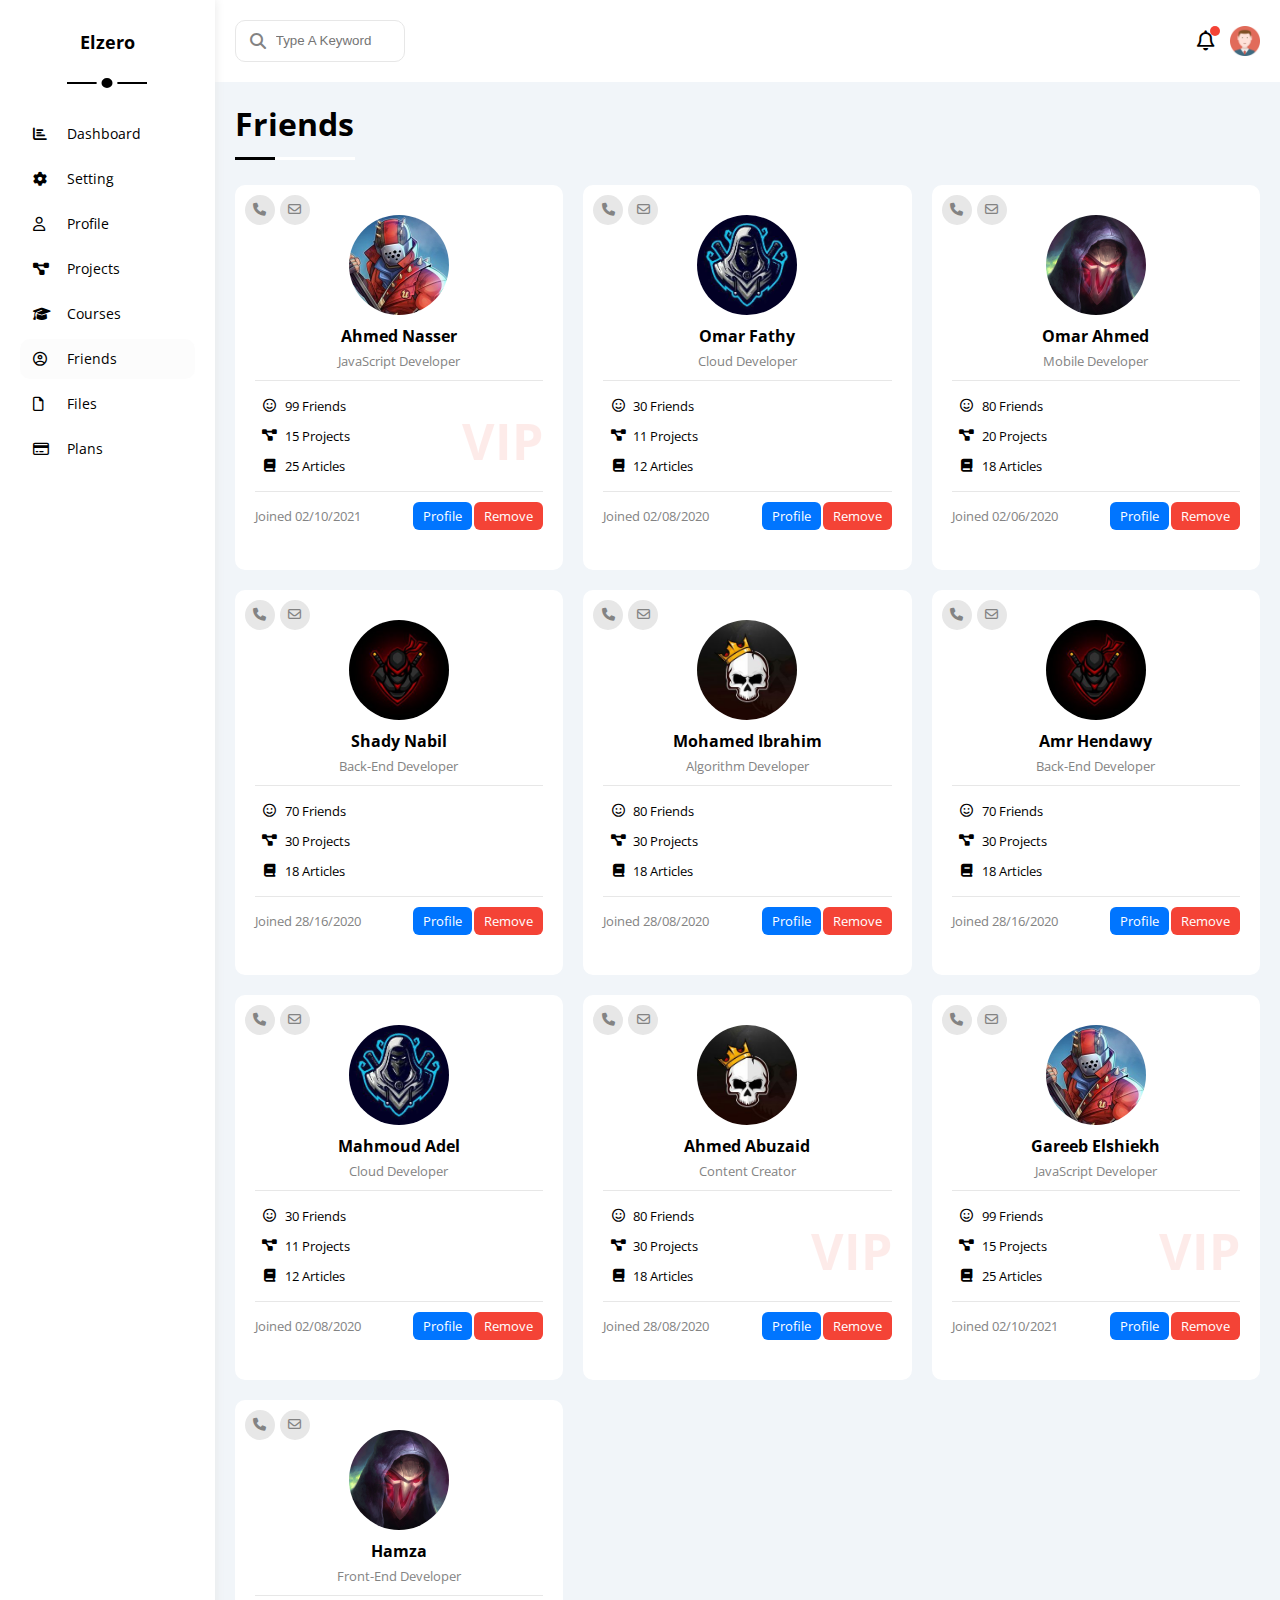
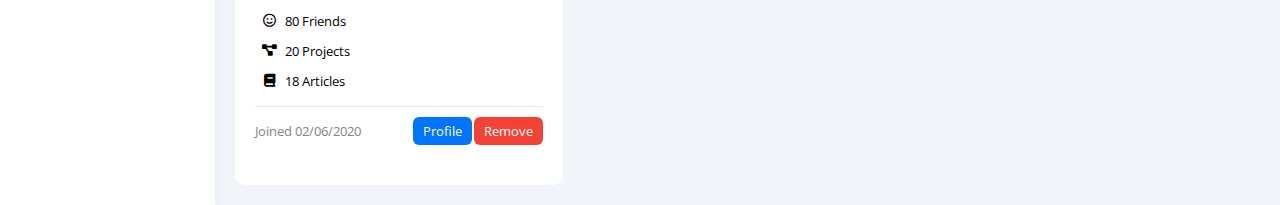
<file: friends.html>
<!DOCTYPE html>
<html lang="en">
	<head>
		<meta charset="UTF-8" />
		<meta http-equiv="X-UA-Compatible" content="IE=edge" />
		<meta name="viewport" content="width=device-width, initial-scale=1.0" />
		<title>Friends</title>
		<!-- Main Style Sheet  -->
		<link rel="stylesheet" href="styles/main.css" />
		<!-- Font Awsome -->
		<link rel="stylesheet" href="styles/all.min.css" />
		<!-- FrameWork -->
		<link rel="stylesheet" href="styles/framework.css" />
		<!-- Media queries -->
		<link rel="stylesheet" href="styles/media.css" />
		<!-- Google Fonts -->
		<link rel="preconnect" href="https://fonts.googleapis.com" />
		<link rel="preconnect" href="https://fonts.gstatic.com" crossorigin />
		<link
			href="https://fonts.googleapis.com/css2?family=Open+Sans:wght@300;400;500;600;700;800;900"
			rel="stylesheet"
		/>
	</head>
	<body>
		<div class="page d-f-r">
			<!-- Start NAvigation -->
			<div class="nav p-20">
				<div class="logo center p-relative">
					<h2>Elzero</h2>
				</div>
				<ul class="style-none d-f-c">
					<li>
						<a href="index.html">
							<i class="fa-solid fa-chart-bar"></i>
							<span> Dashboard </span>
						</a>
					</li>
					<li>
						<a href="setting.html">
							<i class="fa-solid fa-gear"></i>
							<span>Setting</span>
						</a>
					</li>
					<li>
						<a href="profile.html">
							<i class="fa-regular fa-user"></i>
							<span>Profile</span>
						</a>
					</li>
					<li>
						<a href="projects.html">
							<i class="fa-solid fa-diagram-project"></i>
							<span> Projects </span>
						</a>
					</li>
					<li>
						<a href="courses.html">
							<i class="fa-solid fa-graduation-cap"></i>
							<span> Courses </span>
						</a>
					</li>
					<li class="selected">
						<a href="friends.html">
							<i class="fa-regular fa-circle-user"></i>
							<span> Friends </span>
						</a>
					</li>
					<li>
						<a href="files.html">
							<i class="fa-regular fa-file"></i>
							<span> Files </span>
						</a>
					</li>
					<li>
						<a href="plans.html">
							<i class="fa-regular fa-credit-card"></i>
							<span> Plans </span>
						</a>
					</li>
				</ul>
			</div>
			<!-- End NAvigation -->
			<!-- Start Container -->
			<div class="main-content w-full">
				<!-- Start Header -->
				<div class="header p-20 d-f-r s-between">
					<div class="search">
						<input
							class="style-none r-10 p-10"
							type="search"
							name="search"
							id="txt-search"
							placeholder="Type A Keyword"
						/>
					</div>
					<div class="user-area d-f-r center">
						<!-- <div class="notification"> -->
						<i class="fa-regular fa-bell"></i>
						<!-- </div> -->
						<img src="assets/avatar.png" alt="" />
					</div>
				</div>
				<!-- End Header -->
				<!-- Start Friends Page -->
				<div class="friends">
					<h1 class="main-heading p-20 p-relative">Friends</h1>
					<div class="content w-full p-20 d-grid-300">
						<div class="friend bg-white p-relative box vip">
							<div class="contact d-f-r p-absolute">
								<i class="fa-solid fa-phone d-f-r center"></i>
								<i class="fa-regular fa-envelope d-f-r center"></i>
							</div>
							<div class="main-info d-f-c center p-10 mb-10 b-seperator">
								<img src="assets/friend-01.jpg" alt="" />
								<h4 class="mb-5">Ahmed Nasser</h4>
								<span class="f-s-13 c-grey">JavaScript Developer </span>
							</div>
							<div class="stats f-s-13 pb-10 mb-10 p-relative b-seperator">
								<div class="d-f-r a-center">
									<i class="fa-regular fa-smile"></i>
									99 Friends
								</div>
								<div class="d-f-r a-center">
									<i class="fa-solid fa-project-diagram"></i>
									15 Projects
								</div>
								<div class="d-f-r a-center">
									<i class="fa-solid fa-book"></i>
									25 Articles
								</div>
							</div>
							<div class="d-f-r a-center pb-20">
								<span class="c-grey f-s-13">Joined 02/10/2021 </span>
								<a href="profile.html" class="btn bg-blue f-s-13">Profile</a>
								<a href="#" class="btn bg-red f-s-13">Remove</a>
							</div>
						</div>
						<div class="friend bg-white p-relative box">
							<div class="contact d-f-r p-absolute">
								<i class="fa-solid fa-phone d-f-r center"></i>
								<i class="fa-regular fa-envelope d-f-r center"></i>
							</div>
							<div class="main-info d-f-c center p-10 mb-10 b-seperator">
								<img src="assets/friend-02.jpg" alt="" />
								<h4 class="mb-5">Omar Fathy</h4>
								<span class="f-s-13 c-grey">Cloud Developer </span>
							</div>
							<div class="stats f-s-13 pb-10 mb-10 p-relative b-seperator">
								<div class="d-f-r a-center">
									<i class="fa-regular fa-smile"></i>
									30 Friends
								</div>
								<div class="d-f-r a-center">
									<i class="fa-solid fa-project-diagram"></i>
									11 Projects
								</div>
								<div class="d-f-r a-center">
									<i class="fa-solid fa-book"></i>
									12 Articles
								</div>
							</div>
							<div class="d-f-r a-center pb-20">
								<span class="c-grey f-s-13">Joined 02/08/2020 </span>
								<a href="profile.html" class="btn bg-blue f-s-13">Profile</a>
								<a href="#" class="btn bg-red f-s-13">Remove</a>
							</div>
						</div>
						<div class="friend bg-white p-relative box">
							<div class="contact d-f-r p-absolute">
								<i class="fa-solid fa-phone d-f-r center"></i>
								<i class="fa-regular fa-envelope d-f-r center"></i>
							</div>
							<div class="main-info d-f-c center p-10 mb-10 b-seperator">
								<img src="assets/friend-03.jpg" alt="" />
								<h4 class="mb-5">Omar Ahmed</h4>
								<span class="f-s-13 c-grey">Mobile Developer </span>
							</div>
							<div class="stats f-s-13 pb-10 mb-10 p-relative b-seperator">
								<div class="d-f-r a-center">
									<i class="fa-regular fa-smile"></i>
									80 Friends
								</div>
								<div class="d-f-r a-center">
									<i class="fa-solid fa-project-diagram"></i>
									20 Projects
								</div>
								<div class="d-f-r a-center">
									<i class="fa-solid fa-book"></i>
									18 Articles
								</div>
							</div>
							<div class="d-f-r a-center pb-20">
								<span class="c-grey f-s-13">Joined 02/06/2020 </span>
								<a href="profile.html" class="btn bg-blue f-s-13">Profile</a>
								<a href="#" class="btn bg-red f-s-13">Remove</a>
							</div>
						</div>
						<div class="friend bg-white p-relative box">
							<div class="contact d-f-r p-absolute">
								<i class="fa-solid fa-phone d-f-r center"></i>
								<i class="fa-regular fa-envelope d-f-r center"></i>
							</div>
							<div class="main-info d-f-c center p-10 mb-10 b-seperator">
								<img src="assets/friend-04.jpg" alt="" />
								<h4 class="mb-5">Shady Nabil</h4>
								<span class="f-s-13 c-grey">Back-End Developer </span>
							</div>
							<div class="stats f-s-13 pb-10 mb-10 p-relative b-seperator">
								<div class="d-f-r a-center">
									<i class="fa-regular fa-smile"></i>
									70 Friends
								</div>
								<div class="d-f-r a-center">
									<i class="fa-solid fa-project-diagram"></i>
									30 Projects
								</div>
								<div class="d-f-r a-center">
									<i class="fa-solid fa-book"></i>
									18 Articles
								</div>
							</div>
							<div class="d-f-r a-center pb-20">
								<span class="c-grey f-s-13">Joined 28/16/2020 </span>
								<a href="profile.html" class="btn bg-blue f-s-13">Profile</a>
								<a href="#" class="btn bg-red f-s-13">Remove</a>
							</div>
						</div>
						<div class="friend bg-white p-relative box">
							<div class="contact d-f-r p-absolute">
								<i class="fa-solid fa-phone d-f-r center"></i>
								<i class="fa-regular fa-envelope d-f-r center"></i>
							</div>
							<div class="main-info d-f-c center p-10 mb-10 b-seperator">
								<img src="assets/friend-05.jpg" alt="" />
								<h4 class="mb-5">Mohamed Ibrahim</h4>
								<span class="f-s-13 c-grey">Algorithm Developer </span>
							</div>
							<div class="stats f-s-13 pb-10 mb-10 p-relative b-seperator">
								<div class="d-f-r a-center">
									<i class="fa-regular fa-smile"></i>
									80 Friends
								</div>
								<div class="d-f-r a-center">
									<i class="fa-solid fa-project-diagram"></i>
									30 Projects
								</div>
								<div class="d-f-r a-center">
									<i class="fa-solid fa-book"></i>
									18 Articles
								</div>
							</div>
							<div class="d-f-r a-center pb-20">
								<span class="c-grey f-s-13">Joined 28/08/2020 </span>
								<a href="profile.html" class="btn bg-blue f-s-13">Profile</a>
								<a href="#" class="btn bg-red f-s-13">Remove</a>
							</div>
						</div>
						<div class="friend bg-white p-relative box">
							<div class="contact d-f-r p-absolute">
								<i class="fa-solid fa-phone d-f-r center"></i>
								<i class="fa-regular fa-envelope d-f-r center"></i>
							</div>
							<div class="main-info d-f-c center p-10 mb-10 b-seperator">
								<img src="assets/friend-04.jpg" alt="" />
								<h4 class="mb-5">Amr Hendawy</h4>
								<span class="f-s-13 c-grey">Back-End Developer </span>
							</div>
							<div class="stats f-s-13 pb-10 mb-10 p-relative b-seperator">
								<div class="d-f-r a-center">
									<i class="fa-regular fa-smile"></i>
									70 Friends
								</div>
								<div class="d-f-r a-center">
									<i class="fa-solid fa-project-diagram"></i>
									30 Projects
								</div>
								<div class="d-f-r a-center">
									<i class="fa-solid fa-book"></i>
									18 Articles
								</div>
							</div>
							<div class="d-f-r a-center pb-20">
								<span class="c-grey f-s-13">Joined 28/16/2020 </span>
								<a href="profile.html" class="btn bg-blue f-s-13">Profile</a>
								<a href="#" class="btn bg-red f-s-13">Remove</a>
							</div>
						</div>
						<div class="friend bg-white p-relative box">
							<div class="contact d-f-r p-absolute">
								<i class="fa-solid fa-phone d-f-r center"></i>
								<i class="fa-regular fa-envelope d-f-r center"></i>
							</div>
							<div class="main-info d-f-c center p-10 mb-10 b-seperator">
								<img src="assets/friend-02.jpg" alt="" />
								<h4 class="mb-5">Mahmoud Adel</h4>
								<span class="f-s-13 c-grey">Cloud Developer </span>
							</div>
							<div class="stats f-s-13 pb-10 mb-10 p-relative b-seperator">
								<div class="d-f-r a-center">
									<i class="fa-regular fa-smile"></i>
									30 Friends
								</div>
								<div class="d-f-r a-center">
									<i class="fa-solid fa-project-diagram"></i>
									11 Projects
								</div>
								<div class="d-f-r a-center">
									<i class="fa-solid fa-book"></i>
									12 Articles
								</div>
							</div>
							<div class="d-f-r a-center pb-20">
								<span class="c-grey f-s-13">Joined 02/08/2020 </span>
								<a href="profile.html" class="btn bg-blue f-s-13">Profile</a>
								<a href="#" class="btn bg-red f-s-13">Remove</a>
							</div>
						</div>
						<div class="friend bg-white p-relative box vip">
							<div class="contact d-f-r p-absolute">
								<i class="fa-solid fa-phone d-f-r center"></i>
								<i class="fa-regular fa-envelope d-f-r center"></i>
							</div>
							<div class="main-info d-f-c center p-10 mb-10 b-seperator">
								<img src="assets/friend-05.jpg" alt="" />
								<h4 class="mb-5">Ahmed Abuzaid</h4>
								<span class="f-s-13 c-grey">Content Creator </span>
							</div>
							<div class="stats f-s-13 pb-10 mb-10 p-relative b-seperator">
								<div class="d-f-r a-center">
									<i class="fa-regular fa-smile"></i>
									80 Friends
								</div>
								<div class="d-f-r a-center">
									<i class="fa-solid fa-project-diagram"></i>
									30 Projects
								</div>
								<div class="d-f-r a-center">
									<i class="fa-solid fa-book"></i>
									18 Articles
								</div>
							</div>
							<div class="d-f-r a-center pb-20">
								<span class="c-grey f-s-13">Joined 28/08/2020 </span>
								<a href="profile.html" class="btn bg-blue f-s-13">Profile</a>
								<a href="#" class="btn bg-red f-s-13">Remove</a>
							</div>
						</div>
						<div class="friend bg-white p-relative box vip">
							<div class="contact d-f-r p-absolute">
								<i class="fa-solid fa-phone d-f-r center"></i>
								<i class="fa-regular fa-envelope d-f-r center"></i>
							</div>
							<div class="main-info d-f-c center p-10 mb-10 b-seperator">
								<img src="assets/friend-01.jpg" alt="" />
								<h4 class="mb-5">Gareeb Elshiekh</h4>
								<span class="f-s-13 c-grey">JavaScript Developer </span>
							</div>
							<div class="stats f-s-13 pb-10 mb-10 p-relative b-seperator">
								<div class="d-f-r a-center">
									<i class="fa-regular fa-smile"></i>
									99 Friends
								</div>
								<div class="d-f-r a-center">
									<i class="fa-solid fa-project-diagram"></i>
									15 Projects
								</div>
								<div class="d-f-r a-center">
									<i class="fa-solid fa-book"></i>
									25 Articles
								</div>
							</div>
							<div class="d-f-r a-center pb-20">
								<span class="c-grey f-s-13">Joined 02/10/2021 </span>
								<a href="profile.html" class="btn bg-blue f-s-13">Profile</a>
								<a href="#" class="btn bg-red f-s-13">Remove</a>
							</div>
						</div>
						<div class="friend bg-white p-relative box">
							<div class="contact d-f-r p-absolute">
								<i class="fa-solid fa-phone d-f-r center"></i>
								<i class="fa-regular fa-envelope d-f-r center"></i>
							</div>
							<div class="main-info d-f-c center p-10 mb-10 b-seperator">
								<img src="assets/friend-03.jpg" alt="" />
								<h4 class="mb-5">Hamza</h4>
								<span class="f-s-13 c-grey">Front-End Developer </span>
							</div>
							<div class="stats f-s-13 pb-10 mb-10 p-relative b-seperator">
								<div class="d-f-r a-center">
									<i class="fa-regular fa-smile"></i>
									80 Friends
								</div>
								<div class="d-f-r a-center">
									<i class="fa-solid fa-project-diagram"></i>
									20 Projects
								</div>
								<div class="d-f-r a-center">
									<i class="fa-solid fa-book"></i>
									18 Articles
								</div>
							</div>
							<div class="d-f-r a-center pb-20">
								<span class="c-grey f-s-13">Joined 02/06/2020 </span>
								<a href="profile.html" class="btn bg-blue f-s-13">Profile</a>
								<a href="#" class="btn bg-red f-s-13">Remove</a>
							</div>
						</div>
					</div>
				</div>
			</div>
			<!-- End Container -->
		</div>
	</body>
</html>
</file>
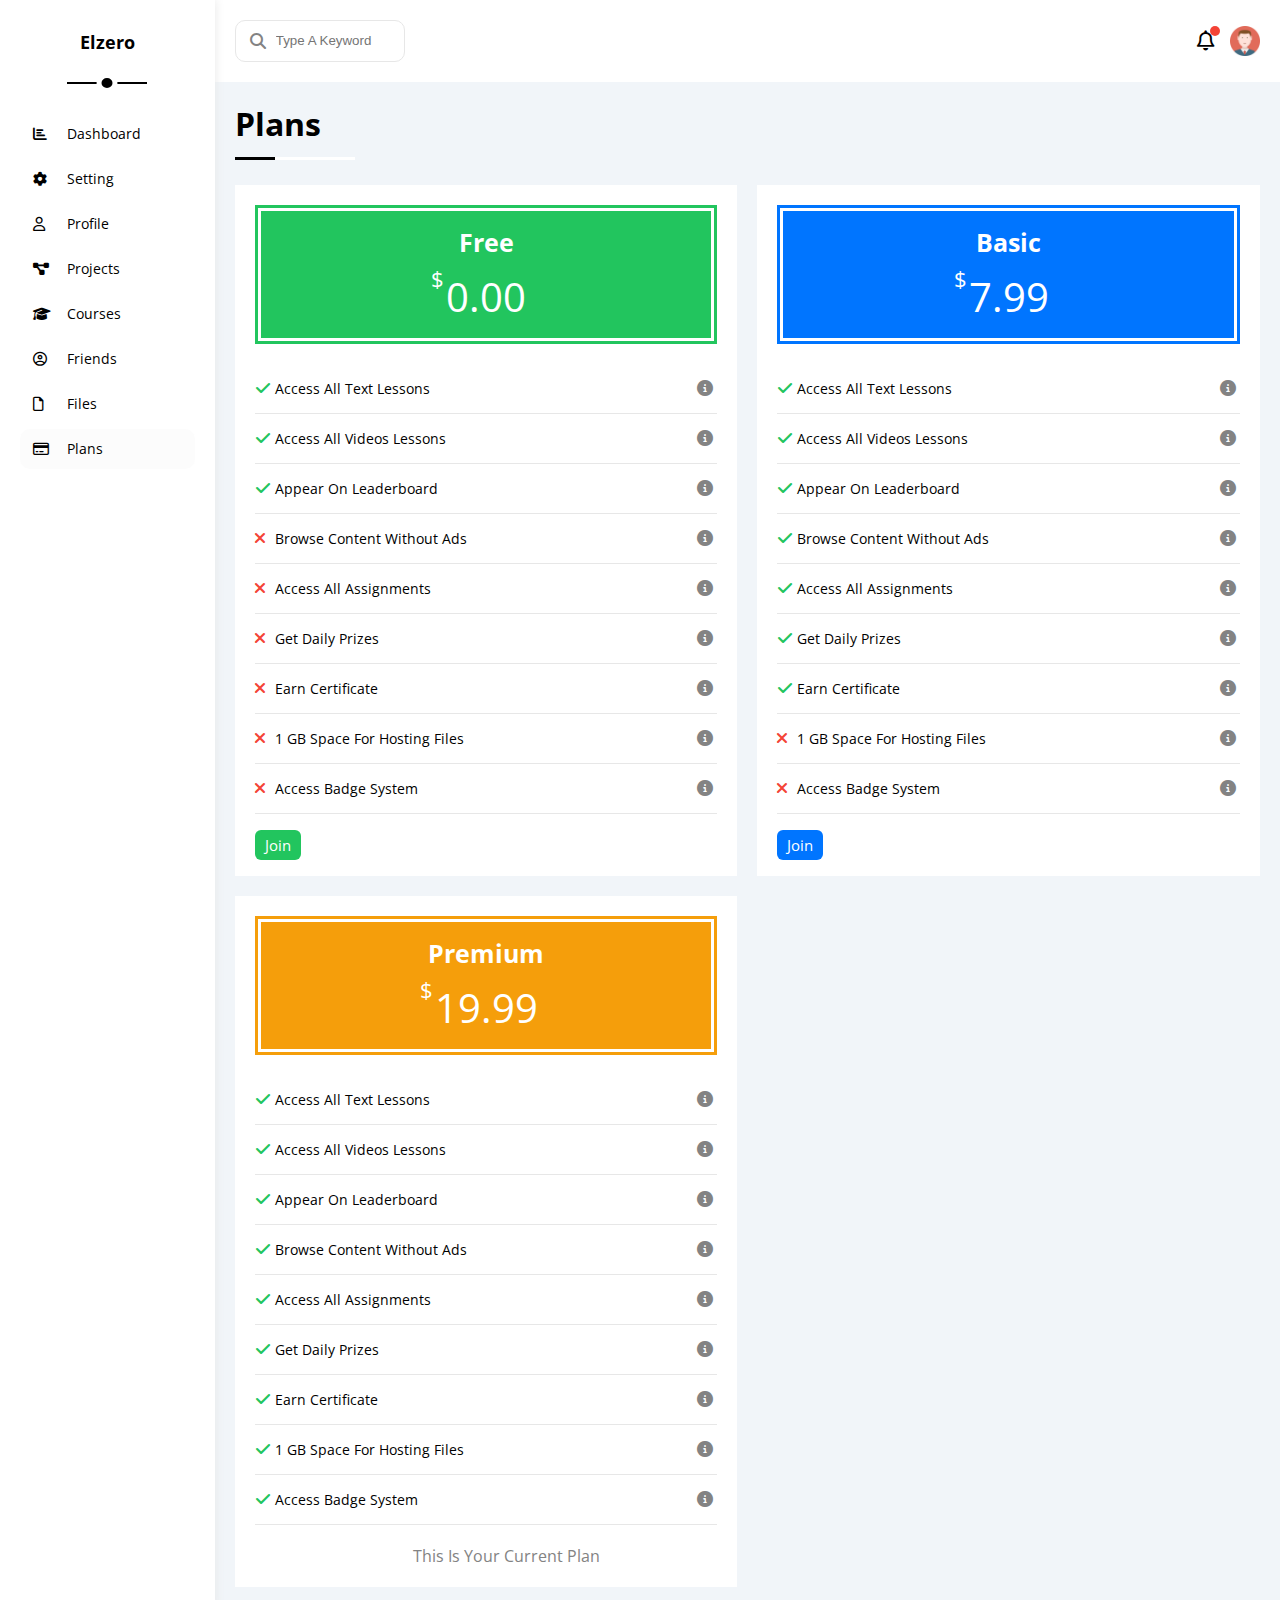
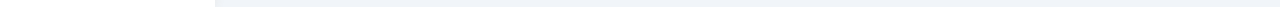
<file: plans.html>
<!DOCTYPE html>
<html lang="en">
	<head>
		<meta charset="UTF-8" />
		<meta http-equiv="X-UA-Compatible" content="IE=edge" />
		<meta name="viewport" content="width=device-width, initial-scale=1.0" />
		<title>Plans</title>
		<!-- Main Style Sheet  -->
		<link rel="stylesheet" href="styles/main.css" />
		<!-- Font Awsome -->
		<link rel="stylesheet" href="styles/all.min.css" />
		<!-- FrameWork -->
		<link rel="stylesheet" href="styles/framework.css" />
		<!-- Media queries -->
		<link rel="stylesheet" href="styles/media.css" />
		<!-- Google Fonts -->
		<link rel="preconnect" href="https://fonts.googleapis.com" />
		<link rel="preconnect" href="https://fonts.gstatic.com" crossorigin />
		<link
			href="https://fonts.googleapis.com/css2?family=Open+Sans:wght@300;400;500;600;700;800;900"
			rel="stylesheet"
		/>
	</head>
	<body>
		<div class="page d-f-r">
			<!-- Start NAvigation -->
			<div class="nav p-20">
				<div class="logo center p-relative">
					<h2>Elzero</h2>
				</div>
				<ul class="style-none d-f-c">
					<li>
						<a href="index.html">
							<i class="fa-solid fa-chart-bar"></i>
							<span> Dashboard </span>
						</a>
					</li>
					<li>
						<a href="setting.html">
							<i class="fa-solid fa-gear"></i>
							<span>Setting</span>
						</a>
					</li>
					<li>
						<a href="profile.html">
							<i class="fa-regular fa-user"></i>
							<span>Profile</span>
						</a>
					</li>
					<li>
						<a href="projects.html">
							<i class="fa-solid fa-diagram-project"></i>
							<span> Projects </span>
						</a>
					</li>
					<li>
						<a href="courses.html">
							<i class="fa-solid fa-graduation-cap"></i>
							<span> Courses </span>
						</a>
					</li>
					<li>
						<a href="friends.html">
							<i class="fa-regular fa-circle-user"></i>
							<span> Friends </span>
						</a>
					</li>
					<li>
						<a href="files.html">
							<i class="fa-regular fa-file"></i>
							<span> Files </span>
						</a>
					</li>
					<li class="selected">
						<a href="plans.html">
							<i class="fa-regular fa-credit-card"></i>
							<span> Plans </span>
						</a>
					</li>
				</ul>
			</div>
			<!-- End NAvigation -->
			<!-- Start Container -->
			<div class="main-content w-full">
				<!-- Start Header -->
				<div class="header p-20 d-f-r s-between">
					<div class="search">
						<input
							class="style-none r-10 p-10"
							type="search"
							name="search"
							id="txt-search"
							placeholder="Type A Keyword"
						/>
					</div>
					<div class="user-area d-f-r center">
						<!-- <div class="notification"> -->
						<i class="fa-regular fa-bell"></i>
						<!-- </div> -->
						<img src="assets/avatar.png" alt="" />
					</div>
				</div>
				<!-- End Header -->
				<!-- Start Courses Page-->
				<div class="plans">
					<h1 class="main-heading p-20 p-relative">Plans</h1>
					<div class="content w-full p-20 d-grid-500">
						<div
							class="plan bg-white p-20 p-relative"
							style="--color: var(--green-color-main)"
						>
							<div class="header d-f-c center p-20 mb-20 p-relative">
								<span>Free</span>
								<div>
									0.00
									<span>$</span>
								</div>
							</div>
							<ul class="d-f-c mb-20">
								<li class="d-f-r a-center b-seperator">
									<i class="fa-solid fa-check"></i>
									<span>Access All Text Lessons</span>
									<i class="fa-solid fa-info-circle"></i>
								</li>
								<li class="d-f-r a-center b-seperator">
									<i class="fa-solid fa-check"></i>
									<span>Access All Videos Lessons</span>
									<i class="fa-solid fa-info-circle"></i>
								</li>
								<li class="d-f-r a-center b-seperator">
									<i class="fa-solid fa-check"></i>
									<span>Appear On Leaderboard</span>
									<i class="fa-solid fa-info-circle"></i>
								</li>
								<li class="d-f-r a-center b-seperator">
									<i class="fa-solid fa-xmark"></i>
									<span>Browse Content Without Ads</span>
									<i class="fa-solid fa-info-circle"></i>
								</li>
								<li class="d-f-r a-center b-seperator">
									<i class="fa-solid fa-xmark"></i>
									<span>Access All Assignments</span>
									<i class="fa-solid fa-info-circle"></i>
								</li>
								<li class="d-f-r a-center b-seperator">
									<i class="fa-solid fa-xmark"></i>
									<span>Get Daily Prizes </span>
									<i class="fa-solid fa-info-circle"></i>
								</li>
								<li class="d-f-r a-center b-seperator">
									<i class="fa-solid fa-xmark"></i>
									<span>Earn Certificate </span>
									<i class="fa-solid fa-info-circle"></i>
								</li>
								<li class="d-f-r a-center b-seperator">
									<i class="fa-solid fa-xmark"></i>
									<span>1 GB Space For Hosting Files </span>
									<i class="fa-solid fa-info-circle"></i>
								</li>
								<li class="d-f-r a-center b-seperator">
									<i class="fa-solid fa-xmark"></i>
									<span>Access Badge System </span>
									<i class="fa-solid fa-info-circle"></i>
								</li>
							</ul>
							<a href="#" class="btn bg-green f-s-15">Join</a>
						</div>
						<div
							class="plan bg-white p-20 p-relative"
							style="--color: var(--blue-color-main)"
						>
							<div class="header d-f-c center p-20 mb-20 p-relative">
								<span>Basic</span>
								<div>
									7.99
									<span>$</span>
								</div>
							</div>
							<ul class="d-f-c mb-20">
								<li class="d-f-r a-center b-seperator">
									<i class="fa-solid fa-check"></i>
									<span>Access All Text Lessons</span>
									<i class="fa-solid fa-info-circle"></i>
								</li>
								<li class="d-f-r a-center b-seperator">
									<i class="fa-solid fa-check"></i>
									<span>Access All Videos Lessons</span>
									<i class="fa-solid fa-info-circle"></i>
								</li>
								<li class="d-f-r a-center b-seperator">
									<i class="fa-solid fa-check"></i>
									<span>Appear On Leaderboard</span>
									<i class="fa-solid fa-info-circle"></i>
								</li>
								<li class="d-f-r a-center b-seperator">
									<i class="fa-solid fa-check"></i>
									<span>Browse Content Without Ads</span>
									<i class="fa-solid fa-info-circle"></i>
								</li>
								<li class="d-f-r a-center b-seperator">
									<i class="fa-solid fa-check"></i>
									<span>Access All Assignments</span>
									<i class="fa-solid fa-info-circle"></i>
								</li>
								<li class="d-f-r a-center b-seperator">
									<i class="fa-solid fa-check"></i>
									<span>Get Daily Prizes </span>
									<i class="fa-solid fa-info-circle"></i>
								</li>
								<li class="d-f-r a-center b-seperator">
									<i class="fa-solid fa-check"></i>
									<span>Earn Certificate </span>
									<i class="fa-solid fa-info-circle"></i>
								</li>
								<li class="d-f-r a-center b-seperator">
									<i class="fa-solid fa-xmark"></i>
									<span>1 GB Space For Hosting Files </span>
									<i class="fa-solid fa-info-circle"></i>
								</li>
								<li class="d-f-r a-center b-seperator">
									<i class="fa-solid fa-xmark"></i>
									<span>Access Badge System </span>
									<i class="fa-solid fa-info-circle"></i>
								</li>
							</ul>
							<a href="#" class="btn bg-blue f-s-15">Join</a>
						</div>
						<div
							class="plan bg-white p-20 p-relative current"
							style="--color: var(--orange-color-main)"
						>
							<div class="header d-f-c center p-20 mb-20 p-relative">
								<span>Premium</span>
								<div>
									19.99
									<span>$</span>
								</div>
							</div>
							<ul class="d-f-c mb-20">
								<li class="d-f-r a-center b-seperator">
									<i class="fa-solid fa-check"></i>
									<span>Access All Text Lessons</span>
									<i class="fa-solid fa-info-circle"></i>
								</li>
								<li class="d-f-r a-center b-seperator">
									<i class="fa-solid fa-check"></i>
									<span>Access All Videos Lessons</span>
									<i class="fa-solid fa-info-circle"></i>
								</li>
								<li class="d-f-r a-center b-seperator">
									<i class="fa-solid fa-check"></i>
									<span>Appear On Leaderboard</span>
									<i class="fa-solid fa-info-circle"></i>
								</li>
								<li class="d-f-r a-center b-seperator">
									<i class="fa-solid fa-check"></i>
									<span>Browse Content Without Ads</span>
									<i class="fa-solid fa-info-circle"></i>
								</li>
								<li class="d-f-r a-center b-seperator">
									<i class="fa-solid fa-check"></i>
									<span>Access All Assignments</span>
									<i class="fa-solid fa-info-circle"></i>
								</li>
								<li class="d-f-r a-center b-seperator">
									<i class="fa-solid fa-check"></i>
									<span>Get Daily Prizes </span>
									<i class="fa-solid fa-info-circle"></i>
								</li>
								<li class="d-f-r a-center b-seperator">
									<i class="fa-solid fa-check"></i>
									<span>Earn Certificate </span>
									<i class="fa-solid fa-info-circle"></i>
								</li>
								<li class="d-f-r a-center b-seperator">
									<i class="fa-solid fa-check"></i>
									<span>1 GB Space For Hosting Files </span>
									<i class="fa-solid fa-info-circle"></i>
								</li>
								<li class="d-f-r a-center b-seperator">
									<i class="fa-solid fa-check"></i>
									<span>Access Badge System </span>
									<i class="fa-solid fa-info-circle"></i>
								</li>
							</ul>
							<a href="#" class="btn bg-orange f-s-15">Join</a>
						</div>
					</div>
				</div>
			</div>
			<!-- End Container -->
		</div>
	</body>
</html>
</file>
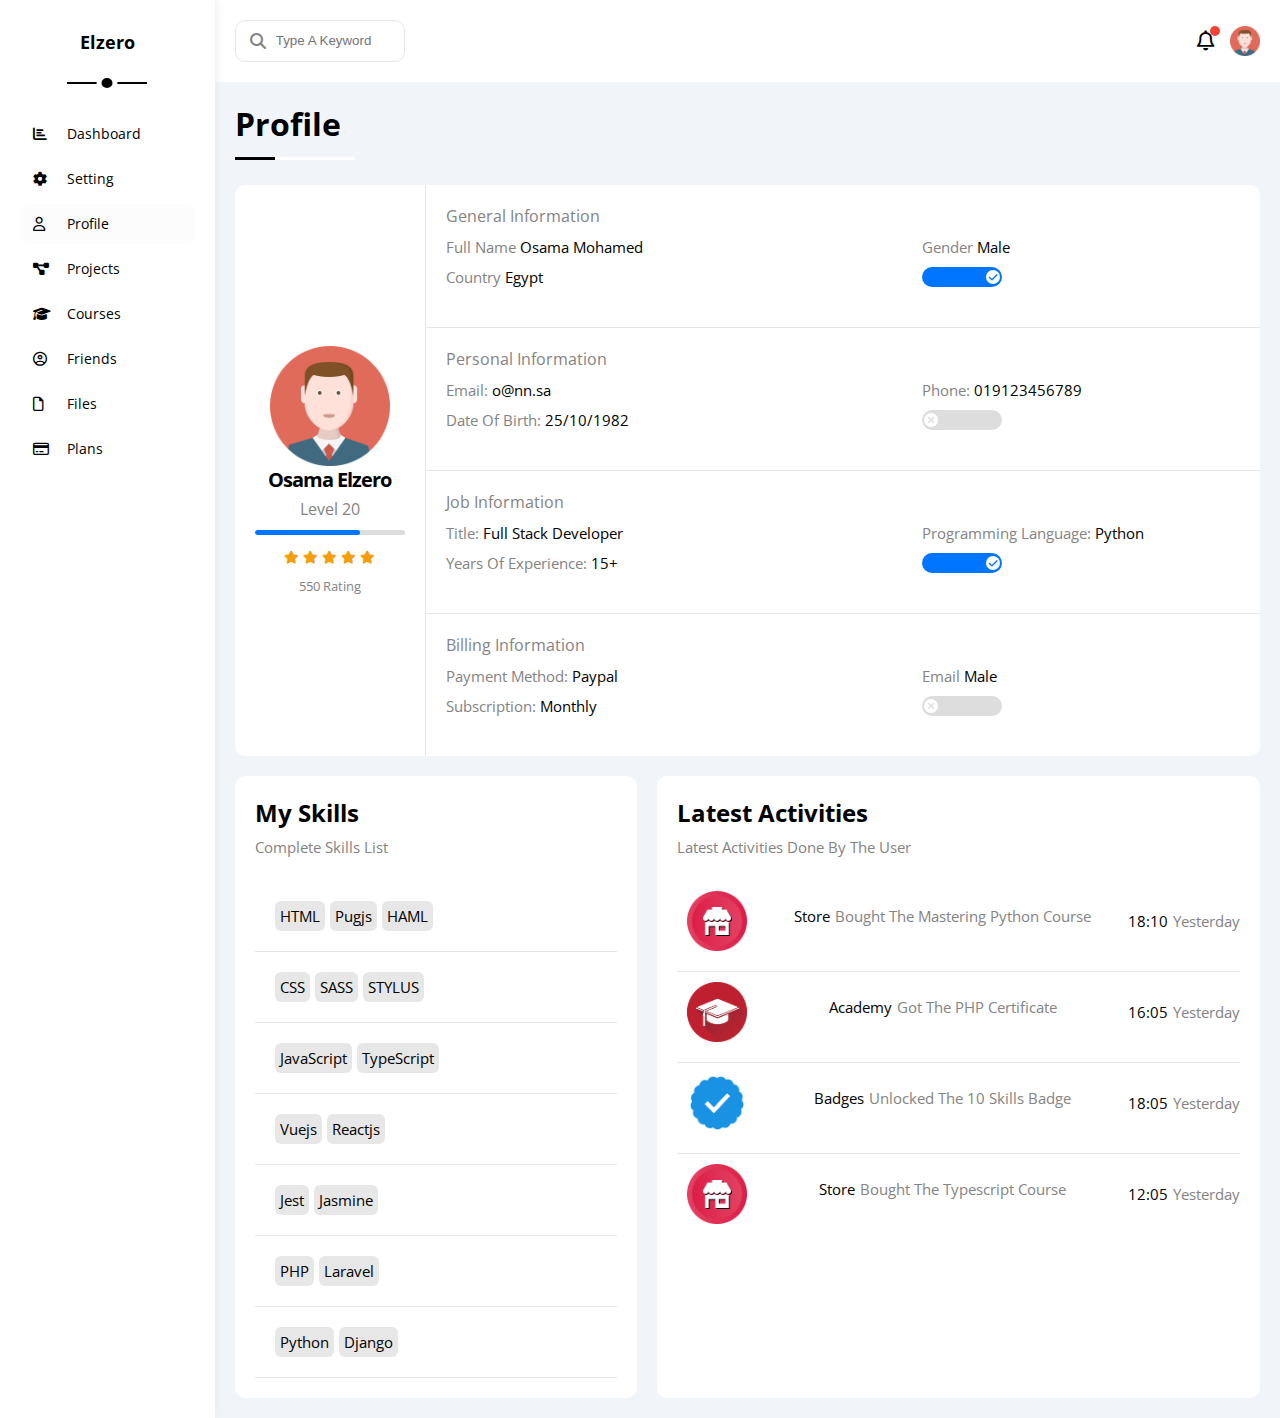
<file: profile.html>
<!DOCTYPE html>
<html lang="en">
	<head>
		<meta charset="UTF-8" />
		<meta http-equiv="X-UA-Compatible" content="IE=edge" />
		<meta name="viewport" content="width=device-width, initial-scale=1.0" />
		<title>Profile</title>
		<!-- Main Style Sheet  -->
		<link rel="stylesheet" href="styles/main.css" />
		<!-- Font Awsome -->
		<link rel="stylesheet" href="styles/all.min.css" />
		<!-- FrameWork -->
		<link rel="stylesheet" href="styles/framework.css" />
		<!-- Media queries -->
		<link rel="stylesheet" href="styles/media.css" />
		<!-- Google Fonts -->
		<link rel="preconnect" href="https://fonts.googleapis.com" />
		<link rel="preconnect" href="https://fonts.gstatic.com" crossorigin />
		<link
			href="https://fonts.googleapis.com/css2?family=Open+Sans:wght@300;400;500;600;700;800;900"
			rel="stylesheet"
		/>
	</head>
	<body>
		<div class="page d-f-r">
			<!-- Start NAvigation -->
			<div class="nav p-20">
				<div class="logo center p-relative">
					<h2>Elzero</h2>
				</div>
				<ul class="style-none d-f-c">
					<li>
						<a href="index.html">
							<i class="fa-solid fa-chart-bar"></i>
							<span> Dashboard </span>
						</a>
					</li>
					<li>
						<a href="setting.html">
							<i class="fa-solid fa-gear"></i>
							<span>Setting</span>
						</a>
					</li>
					<li class="selected">
						<a href="profile.html">
							<i class="fa-regular fa-user"></i>
							<span>Profile</span>
						</a>
					</li>
					<li>
						<a href="projects.html">
							<i class="fa-solid fa-diagram-project"></i>
							<span> Projects </span>
						</a>
					</li>
					<li>
						<a href="courses.html">
							<i class="fa-solid fa-graduation-cap"></i>
							<span> Courses </span>
						</a>
					</li>
					<li>
						<a href="friends.html">
							<i class="fa-regular fa-circle-user"></i>
							<span> Friends </span>
						</a>
					</li>
					<li>
						<a href="files.html">
							<i class="fa-regular fa-file"></i>
							<span> Files </span>
						</a>
					</li>
					<li>
						<a href="plans.html">
							<i class="fa-regular fa-credit-card"></i>
							<span> Plans </span>
						</a>
					</li>
				</ul>
			</div>
			<!-- End NAvigation -->
			<!-- Start Container -->
			<div class="main-content w-full">
				<!-- Start Header -->
				<div class="header p-20 d-f-r s-between">
					<div class="search">
						<input
							class="style-none r-10 p-10"
							type="search"
							name="search"
							id="txt-search"
							placeholder="Type A Keyword"
						/>
					</div>
					<div class="user-area d-f-r center">
						<!-- <div class="notification"> -->
						<i class="fa-regular fa-bell"></i>
						<!-- </div> -->
						<img src="assets/avatar.png" alt="" />
					</div>
				</div>
				<!-- End Header -->
				<div class="profile">
					<h1 class="main-heading p-20 p-relative">Profile</h1>
					<div class="content w-full p-20">
						<div class="info mb-20 d-f-r bg-white box">
							<div class="avatar d-f-c center">
								<img src="assets/avatar.png" alt="" />
								<h2>Osama Elzero</h2>
								<span class="center mb-10 c-grey">Level 20</span>
								<div class="progress p-relative">
									<span
										style="width: 70%"
										class="progress-value bg-blue"
									></span>
								</div>
								<div class="rank p-10 center">
									<i class="fa-solid fa-star"></i>
									<i class="fa-solid fa-star"></i>
									<i class="fa-solid fa-star"></i>
									<i class="fa-solid fa-star"></i>
									<i class="fa-solid fa-star"></i>
								</div>
								<span class="f-s-13 c-grey center">550 Rating</span>
							</div>
							<div class="main-info">
								<div class="general d-f-c p-20 b-seperator">
									<div class="mb-10 c-grey">General Information</div>
									<div class="info-card d-f-r s-between f-s-15">
										<div class="name mb-10">
											<span class="c-grey">Full Name</span>
											<span>Osama Mohamed</span>
										</div>
										<div class="gender mb-10">
											<span class="c-grey">Gender</span>
											<span>Male</span>
										</div>
										<div class="country mb-10">
											<span class="c-grey">Country</span>
											<span>Egypt</span>
										</div>
										<div class="status">
											<label class="toggle-label">
												<input
													type="checkbox"
													class="checkbox-button"
													checked
												/>
												<div
													class="toggle-checkbox d-f-r p-relative mb-20"
												></div>
											</label>
										</div>
									</div>
								</div>

								<div class="personal d-f-c p-20 b-seperator">
									<div class="mb-10 c-grey">Personal Information</div>
									<div class="info-card d-f-r f-s-15 s-between">
										<div class="email mb-10">
											<span class="c-grey">Email:</span>
											<span>o@nn.sa</span>
										</div>
										<div class="phone mb-10">
											<span class="c-grey">Phone:</span>
											<span>019123456789</span>
										</div>
										<div class="birth mb-10">
											<span class="c-grey">Date Of Birth:</span>
											<span>25/10/1982</span>
										</div>
										<div class="status">
											<label class="toggle-label">
												<input type="checkbox" class="checkbox-button" />
												<div
													class="toggle-checkbox d-f-r p-relative mb-20"
												></div>
											</label>
										</div>
									</div>
								</div>

								<div class="job d-f-c p-20 b-seperator">
									<div class="mb-10 c-grey">Job Information</div>
									<div class="info-card d-f-r f-s-15 s-between">
										<div class="title mb-10">
											<span class="c-grey">Title:</span>
											<span>Full Stack Developer</span>
										</div>
										<div class="lang mb-10">
											<span class="c-grey">Programming Language:</span>
											<span>Python</span>
										</div>
										<div class="exper mb-10">
											<span class="c-grey">Years Of Experience:</span>
											<span>15+</span>
										</div>
										<div class="status">
											<label class="toggle-label">
												<input
													type="checkbox"
													class="checkbox-button"
													checked
												/>
												<div
													class="toggle-checkbox d-f-r p-relative mb-20"
												></div>
											</label>
										</div>
									</div>
								</div>

								<div class="billing d-f-c p-20">
									<div class="mb-10 c-grey">Billing Information</div>
									<div class="info-card d-f-r f-s-15 s-between">
										<div class="name mb-10">
											<span class="c-grey">Payment Method:</span>
											<span>Paypal</span>
										</div>
										<div class="billing-email mb-10">
											<span class="c-grey">Email</span>
											<span>Male</span>
										</div>
										<div class="subsc mb-10">
											<span class="c-grey">Subscription:</span>
											<span>Monthly</span>
										</div>
										<div class="status">
											<label class="toggle-label">
												<input type="checkbox" class="checkbox-button" />
												<div
													class="toggle-checkbox d-f-r p-relative mb-20"
												></div>
											</label>
										</div>
									</div>
								</div>
							</div>
						</div>
						<div class="sec-info d-f-r">
							<div class="section skills">
								<h2 class="mb-5">My Skills</h2>
								<p class="mb-20 f-s-15">Complete Skills List</p>
								<div class="skills-list">
									<div class="row d-f-r p-20 b-seperator">
										<span>HTML</span>
										<span>Pugjs</span>
										<span>HAML</span>
									</div>
									<div class="row d-f-r p-20 b-seperator">
										<span>CSS</span>
										<span>SASS</span>
										<span>STYLUS</span>
									</div>
									<div class="row d-f-r p-20 b-seperator">
										<span>JavaScript</span>
										<span>TypeScript</span>
									</div>
									<div class="row d-f-r p-20 b-seperator">
										<span>Vuejs</span>
										<span>Reactjs</span>
									</div>
									<div class="row d-f-r p-20 b-seperator">
										<span>Jest</span>
										<span>Jasmine</span>
									</div>
									<div class="row d-f-r p-20 b-seperator">
										<span>PHP</span>
										<span>Laravel</span>
									</div>
									<div class="row d-f-r p-20 b-seperator">
										<span>Python</span>
										<span>Django</span>
									</div>
								</div>
							</div>
							<div class="section activities">
								<h2 class="mb-5">Latest Activities</h2>
								<p class="mb-20 f-s-15">Latest Activities Done By The User</p>
								<div class="activities-list">
									<div
										class="row f-s-15 d-f-r pb-10 s-between a-center b-seperator"
									>
										<img src="assets/activity-01.png" alt="" />
										<div class="d-f-r pb-10">
											<span>Store</span>
											<span class="c-grey"
												>Bought The Mastering Python Course</span
											>
										</div>
										<div class="d-f-r">
											<span>18:10</span>
											<span class="c-grey">Yesterday</span>
										</div>
									</div>
									<div
										class="row f-s-15 d-f-r pb-10 s-between a-center b-seperator"
									>
										<img src="assets/activity-02.png" alt="" />
										<div class="d-f-r pb-10">
											<span>Academy</span>
											<span class="c-grey">Got The PHP Certificate</span>
										</div>
										<div class="d-f-r">
											<span>16:05 </span>
											<span class="c-grey">Yesterday</span>
										</div>
									</div>
									<div
										class="row f-s-15 d-f-r pb-10 s-between a-center b-seperator"
									>
										<img src="assets/activity-03.png" alt="" />
										<div class="d-f-r pb-10">
											<span>Badges</span>
											<span class="c-grey">Unlocked The 10 Skills Badge </span>
										</div>
										<div class="d-f-r">
											<span>18:05</span>
											<span class="c-grey">Yesterday</span>
										</div>
									</div>
									<div class="row f-s-15 d-f-r pb-10 s-between a-center">
										<img src="assets/activity-01.png" alt="" />
										<div class="d-f-r pb-10">
											<span>Store</span>
											<span class="c-grey">Bought The Typescript Course</span>
										</div>
										<div class="d-f-r">
											<span>12:05 </span>
											<span class="c-grey">Yesterday</span>
										</div>
									</div>
								</div>
							</div>
						</div>
					</div>
				</div>
			</div>
			<!-- End Container -->
		</div>
	</body>
</html>
</file>
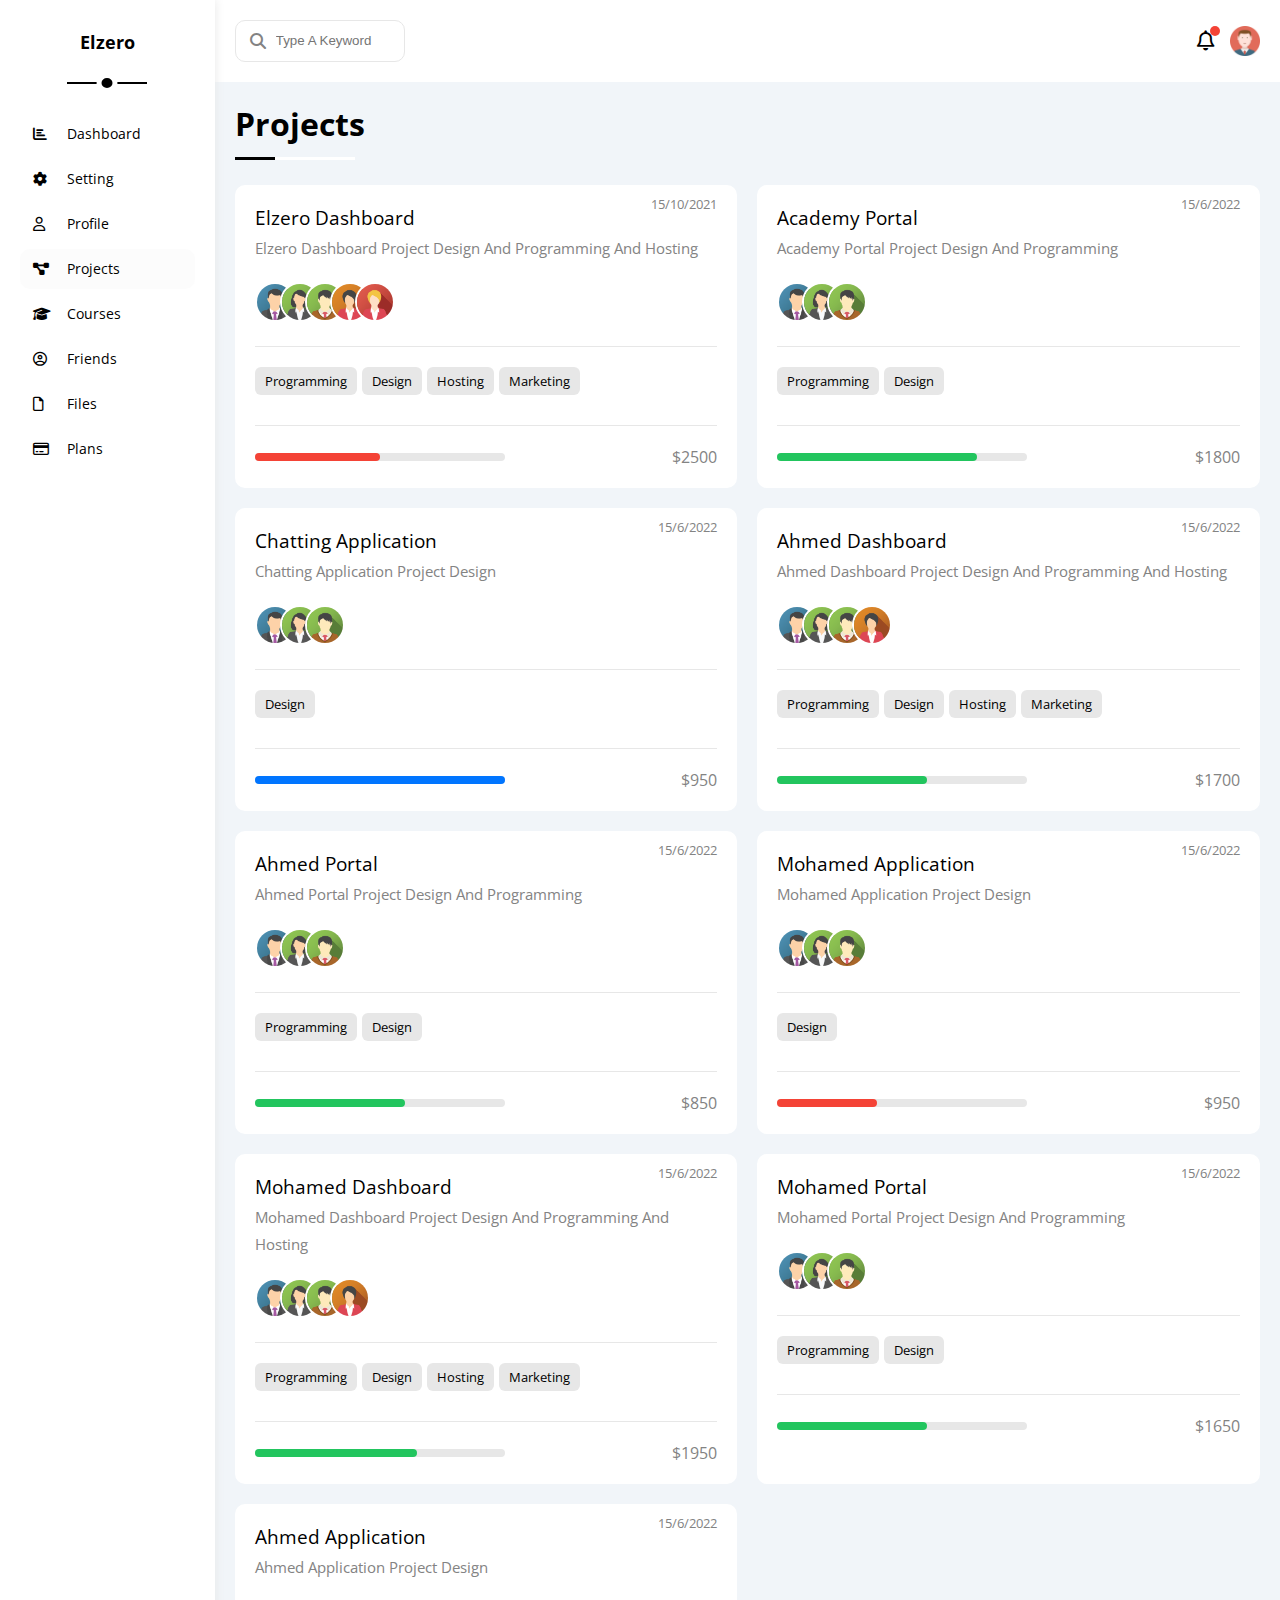
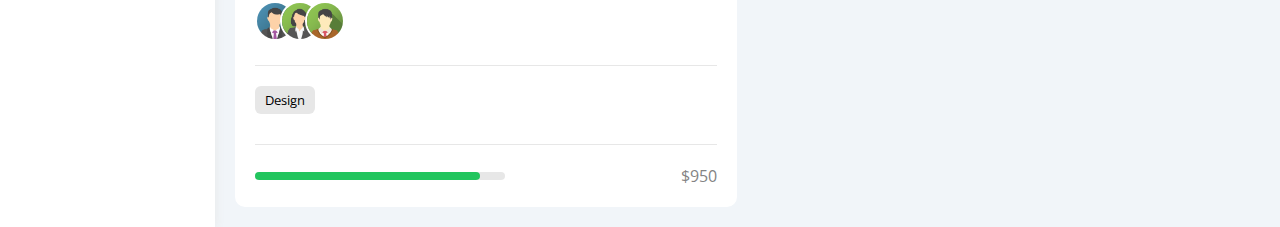
<file: projects.html>
<!DOCTYPE html>
<html lang="en">
	<head>
		<meta charset="UTF-8" />
		<meta http-equiv="X-UA-Compatible" content="IE=edge" />
		<meta name="viewport" content="width=device-width, initial-scale=1.0" />
		<title>Projects</title>
		<!-- Main Style Sheet  -->
		<link rel="stylesheet" href="styles/main.css" />
		<!-- Font Awsome -->
		<link rel="stylesheet" href="styles/all.min.css" />
		<!-- FrameWork -->
		<link rel="stylesheet" href="styles/framework.css" />
		<!-- Media queries -->
		<link rel="stylesheet" href="styles/media.css" />
		<!-- Google Fonts -->
		<link rel="preconnect" href="https://fonts.googleapis.com" />
		<link rel="preconnect" href="https://fonts.gstatic.com" crossorigin />
		<link
			href="https://fonts.googleapis.com/css2?family=Open+Sans:wght@300;400;500;600;700;800;900"
			rel="stylesheet"
		/>
	</head>
	<body>
		<div class="page d-f-r">
			<!-- Start NAvigation -->
			<div class="nav p-20">
				<div class="logo center p-relative">
					<h2>Elzero</h2>
				</div>
				<ul class="style-none d-f-c">
					<li>
						<a href="index.html">
							<i class="fa-solid fa-chart-bar"></i>
							<span> Dashboard </span>
						</a>
					</li>
					<li>
						<a href="setting.html">
							<i class="fa-solid fa-gear"></i>
							<span>Setting</span>
						</a>
					</li>
					<li>
						<a href="profile.html">
							<i class="fa-regular fa-user"></i>
							<span>Profile</span>
						</a>
					</li>
					<li class="selected">
						<a href="projects.html">
							<i class="fa-solid fa-diagram-project"></i>
							<span> Projects </span>
						</a>
					</li>
					<li>
						<a href="courses.html">
							<i class="fa-solid fa-graduation-cap"></i>
							<span> Courses </span>
						</a>
					</li>
					<li>
						<a href="friends.html">
							<i class="fa-regular fa-circle-user"></i>
							<span> Friends </span>
						</a>
					</li>
					<li>
						<a href="files.html">
							<i class="fa-regular fa-file"></i>
							<span> Files </span>
						</a>
					</li>
					<li>
						<a href="plans.html">
							<i class="fa-regular fa-credit-card"></i>
							<span> Plans </span>
						</a>
					</li>
				</ul>
			</div>
			<!-- End NAvigation -->
			<!-- Start Container -->
			<div class="main-content w-full">
				<!-- Start Header -->
				<div class="header p-20 d-f-r s-between">
					<div class="search">
						<input
							class="style-none r-10 p-10"
							type="search"
							name="search"
							id="txt-search"
							placeholder="Type A Keyword"
						/>
					</div>
					<div class="user-area d-f-r center">
						<!-- <div class="notification"> -->
						<i class="fa-regular fa-bell"></i>
						<!-- </div> -->
						<img src="assets/avatar.png" alt="" />
					</div>
				</div>
				<!-- End Header -->
				<!-- Start Projects Page -->
				<div class="projects">
					<h1 class="main-heading p-20 p-relative">Projects</h1>
					<div class="content w-full p-20 d-grid-500">
						<!-- Start Projects List -->
						<div class="section project-row p-relative">
							<span class="c-grey d-block f-s-13 p-absolute">15/10/2021 </span>
							<h3 class="mb-5">Elzero Dashboard</h3>
							<p class="mb-20 f-s-15">
								Elzero Dashboard Project Design And Programming And Hosting
							</p>
							<div class="team d-f-r pb-20 mb-20 b-seperator">
								<a href="#"><img src="assets/team-01.png" alt="" /></a>
								<a href="#"><img src="assets/team-02.png" alt="" /></a>
								<a href="#"><img src="assets/team-03.png" alt="" /></a>
								<a href="#"><img src="assets/team-04.png" alt="" /></a>
								<a href="#"><img src="assets/team-05.png" alt="" /></a>
							</div>
							<div class="tasks f-s-13 d-f-r pb-20 mb-20 b-seperator">
								<span class="d-block btn bg-grey mb-10 c-000">Programming</span>
								<span class="d-block btn bg-grey mb-10 c-000">Design</span>
								<span class="d-block btn bg-grey mb-10 c-000">Hosting</span>
								<span class="d-block btn bg-grey mb-10 c-000">Marketing</span>
							</div>
							<div class="info d-f-r s-between a-center">
								<div class="progress p-relative">
									<span
										class="progress-value d-block p-absolute"
										style="width: 50%; background-color: var(--red-color-main)"
									></span>
								</div>
								<div class="cost c-grey">$2500</div>
							</div>
						</div>
						<div class="section project-row p-relative">
							<span class="c-grey d-block f-s-13 p-absolute">15/6/2022 </span>
							<h3 class="mb-5">Academy Portal</h3>
							<p class="mb-20 f-s-15">
								Academy Portal Project Design And Programming
							</p>
							<div class="team d-f-r pb-20 mb-20 b-seperator">
								<a href="#"><img src="assets/team-01.png" alt="" /></a>
								<a href="#"><img src="assets/team-02.png" alt="" /></a>
								<a href="#"><img src="assets/team-03.png" alt="" /></a>
							</div>
							<div class="tasks f-s-13 d-f-r pb-20 mb-20 b-seperator">
								<span class="d-block btn bg-grey mb-10 c-000">Programming</span>
								<span class="d-block btn bg-grey mb-10 c-000">Design</span>
							</div>
							<div class="info d-f-r s-between a-center">
								<div class="progress p-relative">
									<span
										class="progress-value d-block p-absolute"
										style="
											width: 80%;
											background-color: var(--green-color-main);
										"
									></span>
								</div>
								<div class="cost c-grey">$1800</div>
							</div>
						</div>
						<div class="section project-row p-relative">
							<span class="c-grey d-block f-s-13 p-absolute">15/6/2022 </span>
							<h3 class="mb-5">Chatting Application</h3>
							<p class="mb-20 f-s-15">Chatting Application Project Design</p>
							<div class="team d-f-r pb-20 mb-20 b-seperator">
								<a href="#"><img src="assets/team-01.png" alt="" /></a>
								<a href="#"><img src="assets/team-02.png" alt="" /></a>
								<a href="#"><img src="assets/team-03.png" alt="" /></a>
							</div>
							<div class="tasks f-s-13 d-f-r pb-20 mb-20 b-seperator">
								<span class="d-block btn bg-grey mb-10 c-000">Design</span>
							</div>
							<div class="info d-f-r s-between a-center">
								<div class="progress p-relative">
									<span
										class="progress-value d-block p-absolute"
										style="
											width: 100%;
											background-color: var(--blue-color-main);
										"
									></span>
								</div>
								<div class="cost c-grey">$950</div>
							</div>
						</div>
						<div class="section project-row p-relative">
							<span class="c-grey d-block f-s-13 p-absolute">15/6/2022 </span>
							<h3 class="mb-5">Ahmed Dashboard</h3>
							<p class="mb-20 f-s-15">
								Ahmed Dashboard Project Design And Programming And Hosting
							</p>
							<div class="team d-f-r pb-20 mb-20 b-seperator">
								<a href="#"><img src="assets/team-01.png" alt="" /></a>
								<a href="#"><img src="assets/team-02.png" alt="" /></a>
								<a href="#"><img src="assets/team-03.png" alt="" /></a>
								<a href="#"><img src="assets/team-04.png" alt="" /></a>
							</div>
							<div class="tasks f-s-13 d-f-r pb-20 mb-20 b-seperator">
								<span class="d-block btn bg-grey mb-10 c-000">Programming</span>
								<span class="d-block btn bg-grey mb-10 c-000">Design</span>
								<span class="d-block btn bg-grey mb-10 c-000">Hosting</span>
								<span class="d-block btn bg-grey mb-10 c-000">Marketing</span>
							</div>
							<div class="info d-f-r s-between a-center">
								<div class="progress p-relative">
									<span
										class="progress-value d-block p-absolute"
										style="
											width: 60%;
											background-color: var(--green-color-main);
										"
									></span>
								</div>
								<div class="cost c-grey">$1700</div>
							</div>
						</div>
						<div class="section project-row p-relative">
							<span class="c-grey d-block f-s-13 p-absolute">15/6/2022 </span>
							<h3 class="mb-5">Ahmed Portal</h3>
							<p class="mb-20 f-s-15">
								Ahmed Portal Project Design And Programming
							</p>
							<div class="team d-f-r pb-20 mb-20 b-seperator">
								<a href="#"><img src="assets/team-01.png" alt="" /></a>
								<a href="#"><img src="assets/team-02.png" alt="" /></a>
								<a href="#"><img src="assets/team-03.png" alt="" /></a>
							</div>
							<div class="tasks f-s-13 d-f-r pb-20 mb-20 b-seperator">
								<span class="d-block btn bg-grey mb-10 c-000">Programming</span>
								<span class="d-block btn bg-grey mb-10 c-000">Design</span>
							</div>
							<div class="info d-f-r s-between a-center">
								<div class="progress p-relative">
									<span
										class="progress-value d-block p-absolute"
										style="
											width: 60%;
											background-color: var(--green-color-main);
										"
									></span>
								</div>
								<div class="cost c-grey">$850</div>
							</div>
						</div>
						<div class="section project-row p-relative">
							<span class="c-grey d-block f-s-13 p-absolute">15/6/2022 </span>
							<h3 class="mb-5">Mohamed Application</h3>
							<p class="mb-20 f-s-15">Mohamed Application Project Design</p>
							<div class="team d-f-r pb-20 mb-20 b-seperator">
								<a href="#"><img src="assets/team-01.png" alt="" /></a>
								<a href="#"><img src="assets/team-02.png" alt="" /></a>
								<a href="#"><img src="assets/team-03.png" alt="" /></a>
							</div>
							<div class="tasks f-s-13 d-f-r pb-20 mb-20 b-seperator">
								<span class="d-block btn bg-grey mb-10 c-000">Design</span>
							</div>
							<div class="info d-f-r s-between a-center">
								<div class="progress p-relative">
									<span
										class="progress-value d-block p-absolute"
										style="width: 40%; background-color: var(--red-color-main)"
									></span>
								</div>
								<div class="cost c-grey">$950</div>
							</div>
						</div>
						<div class="section project-row p-relative">
							<span class="c-grey d-block f-s-13 p-absolute">15/6/2022 </span>
							<h3 class="mb-5">Mohamed Dashboard</h3>
							<p class="mb-20 f-s-15">
								Mohamed Dashboard Project Design And Programming And Hosting
							</p>
							<div class="team d-f-r pb-20 mb-20 b-seperator">
								<a href="#"><img src="assets/team-01.png" alt="" /></a>
								<a href="#"><img src="assets/team-02.png" alt="" /></a>
								<a href="#"><img src="assets/team-03.png" alt="" /></a>
								<a href="#"><img src="assets/team-04.png" alt="" /></a>
							</div>
							<div class="tasks f-s-13 d-f-r pb-20 mb-20 b-seperator">
								<span class="d-block btn bg-grey mb-10 c-000">Programming</span>
								<span class="d-block btn bg-grey mb-10 c-000">Design</span>
								<span class="d-block btn bg-grey mb-10 c-000">Hosting</span>
								<span class="d-block btn bg-grey mb-10 c-000">Marketing</span>
							</div>
							<div class="info d-f-r s-between a-center">
								<div class="progress p-relative">
									<span
										class="progress-value d-block p-absolute"
										style="
											width: 65%;
											background-color: var(--green-color-main);
										"
									></span>
								</div>
								<div class="cost c-grey">$1950</div>
							</div>
						</div>
						<div class="section project-row p-relative">
							<span class="c-grey d-block f-s-13 p-absolute">15/6/2022 </span>
							<h3 class="mb-5">Mohamed Portal</h3>
							<p class="mb-20 f-s-15">
								Mohamed Portal Project Design And Programming
							</p>
							<div class="team d-f-r pb-20 mb-20 b-seperator">
								<a href="#"><img src="assets/team-01.png" alt="" /></a>
								<a href="#"><img src="assets/team-02.png" alt="" /></a>
								<a href="#"><img src="assets/team-03.png" alt="" /></a>
							</div>
							<div class="tasks f-s-13 d-f-r pb-20 mb-20 b-seperator">
								<span class="d-block btn bg-grey mb-10 c-000">Programming</span>
								<span class="d-block btn bg-grey mb-10 c-000">Design</span>
							</div>
							<div class="info d-f-r s-between a-center">
								<div class="progress p-relative">
									<span
										class="progress-value d-block p-absolute"
										style="
											width: 60%;
											background-color: var(--green-color-main);
										"
									></span>
								</div>
								<div class="cost c-grey">$1650</div>
							</div>
						</div>
						<div class="section project-row p-relative">
							<span class="c-grey d-block f-s-13 p-absolute">15/6/2022 </span>
							<h3 class="mb-5">Ahmed Application</h3>
							<p class="mb-20 f-s-15">Ahmed Application Project Design</p>
							<div class="team d-f-r pb-20 mb-20 b-seperator">
								<a href="#"><img src="assets/team-01.png" alt="" /></a>
								<a href="#"><img src="assets/team-02.png" alt="" /></a>
								<a href="#"><img src="assets/team-03.png" alt="" /></a>
							</div>
							<div class="tasks f-s-13 d-f-r pb-20 mb-20 b-seperator">
								<span class="d-block btn bg-grey mb-10 c-000">Design</span>
							</div>
							<div class="info d-f-r s-between a-center">
								<div class="progress p-relative">
									<span
										class="progress-value d-block p-absolute"
										style="
											width: 90%;
											background-color: var(--green-color-main);
										"
									></span>
								</div>
								<div class="cost c-grey">$950</div>
							</div>
						</div>
					</div>
				</div>
				<!-- End Projects Page -->
			</div>
			<!-- End Container -->
		</div>
	</body>
</html>
</file>
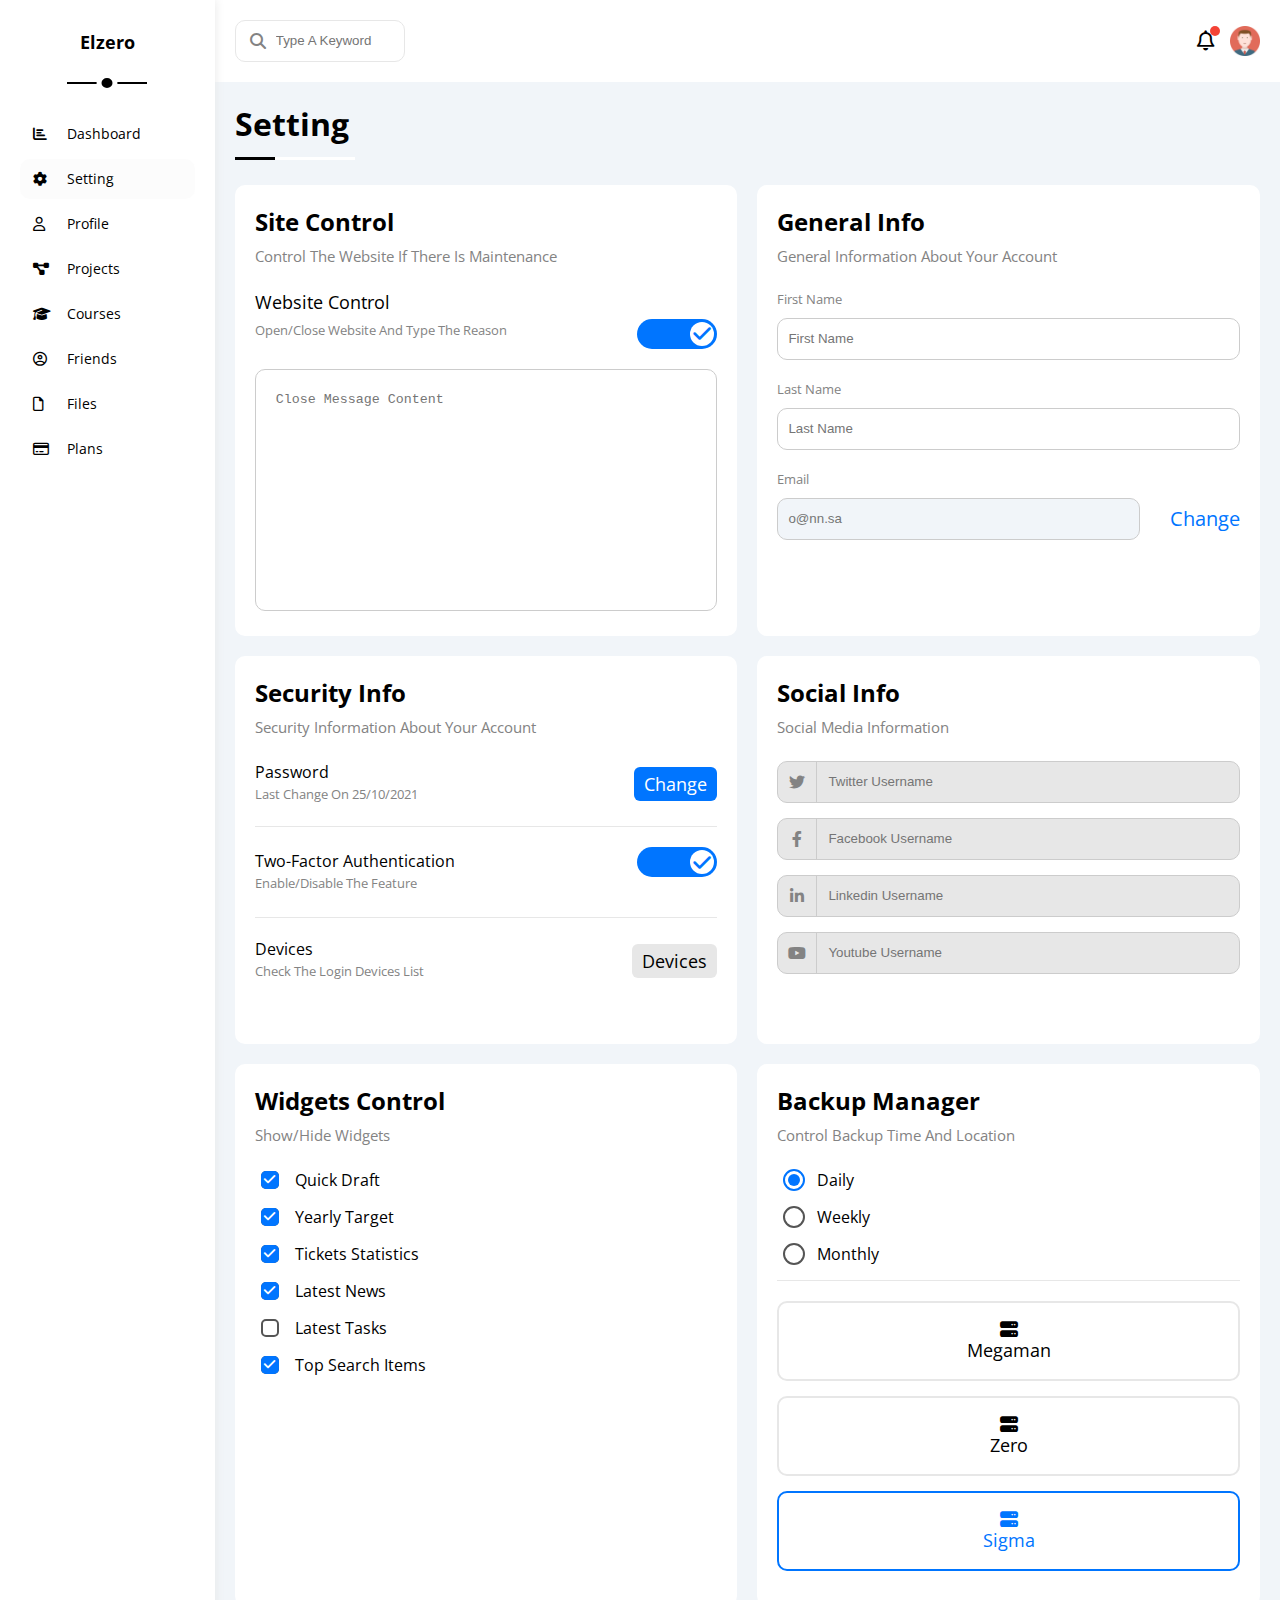
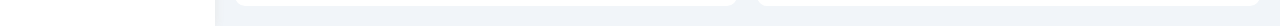
<file: setting.html>
<!DOCTYPE html>
<html lang="en">
	<head>
		<meta charset="UTF-8" />
		<meta http-equiv="X-UA-Compatible" content="IE=edge" />
		<meta name="viewport" content="width=device-width, initial-scale=1.0" />
		<title>Setting</title>
		<!-- Main Style Sheet  -->
		<link rel="stylesheet" href="styles/main.css" />
		<!-- Font Awsome -->
		<link rel="stylesheet" href="styles/all.min.css" />
		<!-- FrameWork -->
		<link rel="stylesheet" href="styles/framework.css" />
		<!-- Media queries -->
		<link rel="stylesheet" href="styles/media.css" />
		<!-- Google Fonts -->
		<link rel="preconnect" href="https://fonts.gstatic.com" crossorigin />
		<link rel="preconnect" href="https://fonts.googleapis.com" />
		<link
			href="https://fonts.googleapis.com/css2?family=Open+Sans:wght@300;400;500;600;700;800;900"
			rel="stylesheet"
		/>
	</head>
	<body>
		<div class="page d-f-r">
			<!-- Start NAvigation -->
			<div class="nav p-20">
				<div class="logo center p-relative">
					<h2>Elzero</h2>
				</div>
				<ul class="style-none d-f-c">
					<li>
						<a href="index.html">
							<i class="fa-solid fa-chart-bar"></i>
							<span> Dashboard </span>
						</a>
					</li>
					<li class="selected">
						<a href="setting.html">
							<i class="fa-solid fa-gear"></i>
							<span>Setting</span>
						</a>
					</li>
					<li>
						<a href="profile.html">
							<i class="fa-regular fa-user"></i>
							<span>Profile</span>
						</a>
					</li>
					<li>
						<a href="projects.html">
							<i class="fa-solid fa-diagram-project"></i>
							<span> Projects </span>
						</a>
					</li>
					<li>
						<a href="courses.html">
							<i class="fa-solid fa-graduation-cap"></i>
							<span> Courses </span>
						</a>
					</li>
					<li>
						<a href="friends.html">
							<i class="fa-regular fa-circle-user"></i>
							<span> Friends </span>
						</a>
					</li>
					<li>
						<a href="files.html">
							<i class="fa-regular fa-file"></i>
							<span> Files </span>
						</a>
					</li>
					<li>
						<a href="plans.html">
							<i class="fa-regular fa-credit-card"></i>
							<span> Plans </span>
						</a>
					</li>
				</ul>
			</div>
			<!-- End NAvigation -->
			<!-- Start Container -->
			<div class="main-content w-full">
				<!-- Start Header -->
				<div class="header p-20 d-f-r s-between">
					<div class="search">
						<input
							class="style-none r-10 p-10"
							type="search"
							name="search"
							id="txt-search"
							placeholder="Type A Keyword"
						/>
					</div>
					<div class="user-area d-f-r center">
						<!-- <div class="notification"> -->
						<i class="fa-regular fa-bell"></i>
						<!-- </div> -->
						<img src="assets/avatar.png" alt="" />
					</div>
				</div>
				<!-- End Header -->
				<!-- Start Setting Content -->
				<div class="setting">
					<h1 class="main-heading p-20 p-relative">Setting</h1>
					<div class="content w-full p-20 d-grid-500">
						<!-- Start Site Control -->
						<div class="section site-control">
							<h2 class="mb-5">Site Control</h2>
							<p class="mb-20 f-s-15">
								Control The Website If There Is Maintenance
							</p>
							<div class="">
								<span class="d-f-r f-s-18 mb-5">Website Control</span>
								<div class="d-f-r s-between">
									<p class="f-s-13 mb-20">
										Open/Close Website And Type The Reason
									</p>
									<label class="toggle-label">
										<input type="checkbox" class="checkbox-button" checked />
										<div class="toggle-checkbox d-f-r p-relative mb-20"></div>
									</label>
								</div>
								<textarea
									class="b-1px box w-full"
									name="txt-message"
									id="txt-message"
									cols="30"
									rows="10"
									placeholder="Close Message Content"
								></textarea>
							</div>
						</div>
						<!-- End Site Control -->
						<!-- Start General Info -->
						<div class="section general-info">
							<h2 class="mb-5">General Info</h2>
							<p class="mb-20 f-s-15">General Information About Your Account</p>
							<form class="d-f-c" action="#">
								<label class="mb-10 f-s-13 c-grey" for="">First Name</label>
								<input
									class="r-10 b-1px mb-20 p-10"
									type="text"
									placeholder="First Name"
								/>
								<label class="mb-10 f-s-13 c-grey" for="">Last Name</label>
								<input
									class="r-10 b-1px mb-20 p-10"
									type="text"
									placeholder="Last Name"
								/>
								<label class="mb-10 f-s-13 c-grey" for="">Email</label>

								<div class="d-f-r s-between">
									<input
										class="email r-10 b-1px mb-20 p-10"
										type="email"
										placeholder="o@nn.sa"
										disabled
									/>
									<a href="#" class="d-f-r mb-20 c-blue f-s-20">Change</a>
								</div>
							</form>
						</div>
						<!-- End General Info -->
						<!-- Start Security Info -->
						<div class="section security-info">
							<h2 class="mb-5">Security Info</h2>
							<p class="mb-20 f-s-15">
								Security Information About Your Account
							</p>
							<div class="pb-20 mb-20 b-seperator">
								<div class="d-f-r s-between a-center">
									<div>
										<span>Password</span>
										<p class="f-s-13">Last Change On 25/10/2021</p>
									</div>
									<a href="#" class="d-f-r btn bg-blue c-fff f-s-18">Change</a>
								</div>
							</div>
							<div class="pb-20 mb-20 b-seperator">
								<div class="d-f-r s-between a-center">
									<div>
										<span>Two-Factor Authentication</span>
										<p class="f-s-13">Enable/Disable The Feature</p>
									</div>
									<label class="toggle-label">
										<input type="checkbox" class="checkbox-button" checked />
										<div class="toggle-checkbox d-f-r p-relative mb-20"></div>
									</label>
								</div>
							</div>
							<div class="pb-20 mb-20">
								<div class="d-f-r s-between a-center">
									<label for="">
										<div>
											<span>Devices</span>
											<p class="f-s-13">Check The Login Devices List</p>
										</div>
									</label>
									<a href="#" class="d-f-r btn bg-grey c-000 f-s-18">Devices</a>
								</div>
							</div>
						</div>
						<!-- End Security Info -->
						<!-- Start Social Info -->
						<div class="section social-info">
							<h2 class="mb-5">Social Info</h2>
							<p class="mb-20 f-s-15">Social Media Information</p>
							<div class="d-f-c">
								<div class="mb-15 p-relative d-f-c">
									<input
										type="text"
										class="p-10 b-1px bg-grey r-10 w-full"
										placeholder="Twitter Username"
									/>
									<i class="fa-twitter fa-brands p-absolute d-f-r center"></i>
								</div>
								<div class="mb-15 p-relative d-f-c">
									<input
										type="text"
										class="p-10 b-1px bg-grey r-10 w-full"
										placeholder="Facebook Username"
									/>
									<i
										class="fa-facebook-f fa-brands p-absolute d-f-r center"
									></i>
								</div>
								<div class="mb-15 p-relative d-f-c">
									<input
										type="text"
										class="p-10 b-1px bg-grey r-10 w-full"
										placeholder="Linkedin Username"
									/>
									<i
										class="fa-linkedin-in fa-brands p-absolute d-f-r center"
									></i>
								</div>
								<div class="p-relative d-f-c">
									<input
										type="text"
										class="p-10 b-1px bg-grey r-10 w-full"
										placeholder="Youtube Username"
									/>
									<i class="fa-youtube fa-brands p-absolute d-f-r center"></i>
								</div>
							</div>
						</div>
						<!-- End Social Info -->
						<!-- Start Widgets Control -->
						<div class="section widget-control">
							<h2 class="mb-5">Widgets Control</h2>
							<p class="mb-20 f-s-15">Show/Hide Widgets</p>
							<div class="time d-f-c">
								<input type="checkbox" name="chkDraft" id="chkDraft" checked />
								<label class="mb-15 p-relative" for="chkDraft">
									Quick Draft</label
								>
								<input
									type="checkbox"
									name="chkTarget"
									id="chkTarget"
									checked
								/>
								<label class="mb-15 p-relative" for="chkTarget">
									Yearly Target</label
								>
								<input
									type="checkbox"
									name="chkTickets"
									id="chkTickets"
									checked
								/>
								<label class="mb-15 p-relative" for="chkTickets">
									Tickets Statistics</label
								>
								<input type="checkbox" name="chkNews" id="chkNews" checked />
								<label class="mb-15 p-relative" for="chkNews">
									Latest News</label
								>
								<input type="checkbox" name="chkTasks" id="chkTasks" />
								<label class="mb-15 p-relative" for="chkTasks">
									Latest Tasks</label
								>
								<input
									type="checkbox"
									name="chkSearch"
									id="chkSearch"
									checked
								/>
								<label class="mb-20 p-relative" for="chkSearch">
									Top Search Items</label
								>
							</div>
						</div>
						<!-- End Widgets Control -->
						<!-- Start Backup Manager -->
						<div class="section backup-manager">
							<h2 class="mb-5">Backup Manager</h2>
							<p class="mb-20 f-s-15">Control Backup Time And Location</p>
							<div class="time d-f-c b-seperator mb-20">
								<input
									type="radio"
									name="backup-time"
									id="daily"
									value="daily"
									checked
								/>
								<label class="p-relative mb-15" for="daily">Daily</label>
								<input
									type="radio"
									name="backup-time"
									id="weekly"
									value="weekly"
								/>
								<label class="p-relative mb-15" for="weekly">Weekly</label>
								<input
									type="radio"
									name="backup-time"
									id="monthly"
									value="monthly"
								/>
								<label class="p-relative mb-15" for="monthly">Monthly</label>
							</div>
							<div class="location d-f-c">
								<input
									type="radio"
									name="backup-location"
									id="megaman"
									value="megaman"
								/>
								<label
									class="d-f-c p-relative box b-1px center mb-15"
									for="megaman"
								>
									<i class="fa-solid fa-server"></i>Megaman</label
								>
								<input
									type="radio"
									name="backup-location"
									id="zero"
									value="zero"
								/>
								<label
									class="d-f-c p-relative box b-1px center mb-15"
									for="zero"
								>
									<i class="fa-solid fa-server"></i>Zero</label
								>
								<input
									type="radio"
									name="backup-location"
									id="sigma"
									value="sigma"
									checked
								/>
								<label
									class="d-f-c p-relative box b-1px center mb-15"
									for="sigma"
								>
									<i class="fa-solid fa-server"></i>
									Sigma</label
								>
							</div>
						</div>
						<!-- End Backup Manager -->
					</div>
				</div>

				<!-- End Setting Content -->
			</div>
			<!-- End Container -->
		</div>
	</body>
</html>
</file>
<file: styles/main.css>
:root {
	--blue-color-main: #0075ff;
	--blue-color-alt: #0d69d5;
	--orange-color-main: #f59e0b;
	--green-color-main: #22c55e;
	--red-color-main: #f44336;
	--grey-color-main: #838383;
	--grey-color-secondry: #ddd;
	--grey-color-alt: #e7e7e7;
	--grey-color-light: #fcfcfc;
	--blue-color-main-opacity: #0075ff40;
	--orange-color-main-opacity: #f59e0b40;
	--green-color-main-opacity: #22c55e40;
	--red-color-main-opacity: #f4433640;
	--main-background: #f1f5f9;
}

.page {
	background-color: var(--main-background);
}
.page .main-content {
	overflow: auto;
}
::-webkit-scrollbar {
	width: 14px;
}
::-webkit-scrollbar-track {
	background-color: #fff;
}
::-webkit-scrollbar-thumb {
	background-color: var(--blue-color-main);
}
/* COMPONENTS */
/* START COMPONENT TOGGLE BUTTON */
.checkbox-button {
	display: none;
	appearance: none;
}
.toggle-checkbox {
	width: 80px;
	height: 30px;
	border-radius: 30px;
	background-color: var(--grey-color-secondry);
	cursor: pointer;
	transition: all 0.3s;
}
.toggle-checkbox::before {
	content: "\f00d";
	position: absolute;
	font-family: "FontAwesome";
	font-size: 20px;
	font-weight: 900;
	background-color: #fff;
	color: var(--grey-color-secondry);
	display: flex;
	align-items: center;
	justify-content: center;
	border-radius: 50%;
	width: 24px;
	height: 24px;
	top: 50%;
	transform: translateY(-50%);
	left: 3px;
	cursor: pointer;
	transition: all 0.3s;
}
.checkbox-button:checked + .toggle-checkbox {
	background-color: var(--blue-color-main);
}
.checkbox-button:checked + .toggle-checkbox::before {
	content: "\f00c";
	color: var(--blue-color-main);
	left: calc(100%);
	transform: translateY(-50%) translateX(calc(-100% - 3px));
	transition: all 0.3s;
}
/* END COMPONENT TOGGLE BUTTON */
/* Start Navigation Menu */
.nav {
	background-color: #fff;
	width: 250px;
	box-shadow: 0 0 10px 0px #e7e7e7;
	z-index: 1;
}

.logo {
	padding: 10px 0 50px 0;
	font-size: 12px;
}
.logo::before {
	content: "";
	position: absolute;
	background-color: #000;
	width: 80px;
	height: 2px;
	bottom: 30px;
	left: 50%;
	transform: translateX(-50%);
}

.logo::after {
	content: "";
	position: absolute;
	background-color: #000;
	width: 11px;
	height: 10px;
	border: 5px solid #fff;
	border-radius: 50%;
	bottom: 21px;
	left: 50%;
	transform: translateX(-50%);
}
.nav ul li {
	display: flex;
	align-items: center;
	padding: 3px;
	margin-bottom: 5px;
	font-size: 14px;
	border-radius: 10px;
	transition: all 0.3s;
}
.nav ul li i {
	padding: 10px;
	width: 40px;
}
.nav ul li:hover,
.nav ul li.selected {
	background-color: var(--grey-color-light);
}
/* End Navigation Menu */
/* Start Main Content */
.main-content .header {
	background-color: #fff;
}
.main-content .search {
	color: var(--grey-color-main);
	position: relative;
}
.main-content .search input {
	border: 1px solid var(--grey-color-alt);
	padding-left: 40px;
	width: 170px;
	transition: width 0.3s;
}
.main-content .search input:focus {
	width: 220px;
}
.main-content .search input:focus::placeholder {
	color: transparent;
}
.main-content .search::before {
	content: "\f002";
	font-family: "Font Awesome 6 Free";
	position: absolute;
	font-weight: 900;
	top: 50%;
	left: 15px;
	transform: translateY(-50%);
}
.main-content .user-area i {
	font-size: 20px;
	position: relative;
	margin-right: 15px;
}
.main-content .user-area i::after {
	content: "";
	position: absolute;
	background-color: var(--red-color-main);
	width: 10px;
	height: 10px;
	border-radius: 50%;
	top: -5px;
	right: -5px;
}
.main-content .user-area img {
	width: 30px;
	height: 30px;
}

/* Start Main Heading */
.main-heading::before {
	content: "";
	position: absolute;
	width: 120px;
	height: 3px;
	background-color: #fff;
	bottom: 5px;
	left: 20px;
}
.main-heading::after {
	content: "";
	position: absolute;
	width: 40px;
	height: 3px;
	background-color: #000;
	bottom: 5px;
	left: 20px;
}
/* End Main Heading */
/* Start Dashboard Content */

/* Start Welcome Section */
.dashboard .content .welcome {
	padding: 0;
}
.dashboard .content .welcome .intro {
	background-color: var(--grey-color-alt);
	padding: 20px;
}
.dashboard .content .welcome .intro p {
	/* padding: 10px 20px; */
	font-size: 16px;
}
.dashboard .content .welcome .intro img {
	width: 200px;
}
.dashboard .content .welcome .avatar {
	height: 80px;
}
.dashboard .content .welcome .avatar img {
	position: absolute;
	width: 70px;
	top: -25px;
	border-radius: 50%;
	border: 2px solid #fff;
	padding: 2px;
	box-shadow: 0 0 4px 0px #e5e5e5;
}
.dashboard .content .welcome .info {
	justify-content: space-around;
}
.dashboard .content .welcome .info p {
	margin: 10px;
}
.dashboard .content .welcome a {
	display: block;
	color: #fff;
	margin: 20px 20px 20px auto;
}
/* End Welcome Section */

/* Start Draft Section */
.dashboard .content .draft textarea {
	resize: none;
}
.dashboard .content .draft #btn-save {
	align-self: flex-end;
}
/* ENd Draft Section */
/* Start Target Section */
.dashboard .content .target i {
	width: 80px;
	height: 80px;
	font-size: 20px;
}

.dashboard .content .target i.fa-dollar-sign {
	color: var(--blue-color-main);
	background-color: var(--blue-color-main-opacity);
}
.dashboard .content .target i.fa-code {
	color: var(--orange-color-main);
	background-color: var(--orange-color-main-opacity);
}
.dashboard .content .target i.fa-user {
	color: var(--green-color-main);
	background-color: var(--green-color-main-opacity);
}

.dashboard .content .target li > div:nth-child(2) {
	padding-left: 15px;
}
.dashboard .content .target li > div:nth-child(2) > span {
	font-size: 20px;
	margin-bottom: 15px;
	font-weight: bold;
}

.dashboard .content .target .progress-bar,
.dashboard .content .target .progress-value {
	display: block;
	height: 4px;
	font-size: 12px;
	color: #fff;
	position: relative;
}
.dashboard .content .target .progress-value::before {
	content: attr(data-progress);
	position: absolute;
	width: fit-content;
	padding: 3px 5px;
	border-radius: 6px;
	transform: translateY(-100%) translateX(50%);
	top: -10px;
	right: 0;
}
.dashboard .content .target .progress-value::after {
	content: "";
	position: absolute;
	border: 4px solid;
	top: -10px;
	right: -4px;
}
.dashboard .content .target .money {
	background-color: var(--blue-color-main-opacity);
}
.dashboard .content .target .money .progress-value,
.dashboard .content .target .money .progress-value::before {
	background-color: var(--blue-color-main);
}

.dashboard .content .target .projects {
	background-color: var(--orange-color-main-opacity);
}
.dashboard .content .target .projects .progress-value,
.dashboard .content .target .projects .progress-value::before {
	background-color: var(--orange-color-main);
}
.dashboard .content .target .team {
	background-color: var(--green-color-main-opacity);
}
.dashboard .content .target .team .progress-value,
.dashboard .content .target .team .progress-value::before {
	background-color: var(--green-color-main);
}

.dashboard .content .target .money .progress-value::after {
	border-color: var(--blue-color-main) transparent transparent transparent;
}
.dashboard .content .target .projects .progress-value::after {
	border-color: var(--orange-color-main) transparent transparent transparent;
}
.dashboard .content .target .team .progress-value::after {
	border-color: var(--green-color-main) transparent transparent transparent;
}
/* End Target Section */
/* Start Statistics Section */
.dashboard .content .statistics .tickets i.fa-rectangle-list {
	color: var(--orange-color-main);
}

.dashboard .content .statistics .tickets i.fa-spinner {
	color: var(--blue-color-main);
}

.dashboard .content .statistics .tickets i.fa-circle-check {
	color: var(--green-color-main);
}
.dashboard .content .statistics .tickets i.fa-rectangle-xmark {
	color: var(--red-color-main);
}
/* End Statistics Section */
/* Start News Section */
.dashboard .content .news img {
	height: 60px;
}
.dashboard .content .news .news-item {
	align-items: center;
}
.dashboard .content .news .text {
	flex: 1;
}
/* End News Section */
/* Start Tasks Section */
.dashboard .content .task {
	align-items: center;
}
.dashboard .content .tasks .text {
	flex: 1;
}
.dashboard .content .task.task.inactive {
	opacity: 0.5;
}
.dashboard .content .task.inactive P,
.dashboard .content .task.inactive h3 {
	text-decoration: line-through;
}
/* End Tasks Section */
/* Start Search Section */
.dashboard .content .top-search > div > span:first-child {
	flex: 1;
}
.dashboard .content .top-search .item-header {
	color: var(--grey-color-main);
}
/* End Search Section */
/* Start Uploads Section */
.dashboard .content .uploads .upload-row {
	align-items: center;
}
.dashboard .content .uploads img {
	width: 40px;
}
.dashboard .content .uploads .info {
	flex: 1;
}
.dashboard .content .uploads .author {
	color: var(--grey-color-main);
	font-size: 15px;
}
/* End Uploads Section */
/* Start Project Progress Section */
.dashboard .content .latest-project .project-progress::before {
	content: "";
	position: absolute;
	width: 2px;
	height: calc(100% - 100px);
	top: 40px;
	left: 12px;
	background-color: var(--blue-color-main);
}
.dashboard .content .latest-project .progress-row {
	display: flex;
	align-items: center;
}
.dashboard .content .latest-project .progress-row::before {
	content: "";
	position: absolute;
	background-color: #fff;
	width: 28px;
	height: 28px;
	left: -22px;
	top: 50%;
	transform: translateY(-50%);
	border-radius: 50%;
	border: 2px solid var(--blue-color-main);
}
.dashboard .content .latest-project .progress-row.completed::after,
.dashboard .content .latest-project .progress-row.pending::after {
	content: "";
	position: absolute;
	width: 24px;
	height: 24px;
	border-radius: 50%;
	background-color: var(--blue-color-main);
	left: -18px;
	top: 50%;
	transform: translateY(-50%);
}
.dashboard .content .latest-project .progress-row.pending::after {
	animation: flash 1s linear infinite alternate;
}
@keyframes flash {
	0% {
		opacity: 0;
	}
	100% {
		opacity: 1;
	}
}
.dashboard .content .latest-project img {
	position: absolute;
	right: 0;
	bottom: 0;
	width: 150px;
	opacity: 0.1;
}
/* End Project Progress Section */

/* Start Latest-Post Section */
.dashboard .content .latest-post .info img {
	width: 50px;
}
.dashboard .content .latest-post .post {
	min-height: 120px;
	line-height: 1.8;
}
.dashboard .content .latest-post .inetraction {
	color: var(--grey-color-main);
}
/* End Latest-Post Section */
/* Start Social Section */
.dashboard .content .social .stats-row {
	background-color: var(--opacity-color);
	align-items: center;
	padding-right: 20px;
}
.dashboard .content .social i {
	width: 60px;
	height: 60px;
	min-width: 60px;
	font-size: 35px;
	color: #fff;
	background-color: var(--main-color);
	transition: 0.3s linear;
}
.dashboard .content .social i:hover {
	transform: rotate(10deg);
}
.dashboard .content .social span {
	color: var(--main-color);
	padding-left: 20px;
	flex: 1;
}
.dashboard .content .social a {
	background-color: var(--main-color);
}
/* End Social Section */
/* Start Projects Section */
.dashboard .all-projects {
	margin: 0 20px 20px 20px;
}
.dashboard .all-projects .projects-table {
	overflow: auto;
}
.dashboard .all-projects table {
	border-spacing: 0;
	width: 100%;
	min-width: 1000px;
}
.dashboard .all-projects table tr {
	transition: all 0.3s linear;
}
.dashboard .all-projects table tr:hover {
	background-color: var(--grey-color-light);
}
.dashboard .all-projects table td {
	padding: 15px 20px;
}
.dashboard .all-projects table tbody td {
	padding: 15px 20px;
	text-align: left;
	border-bottom: 1px solid var(--grey-color-alt);
	border-left: 1px solid var(--grey-color-alt);
}
.dashboard .all-projects table tbody td:last-child {
	border-right: 1px solid var(--grey-color-alt);
}
.dashboard .all-projects img {
	border-radius: 50%;
	border: 1px solid #fff;
	width: 30px;
}
.dashboard .all-projects img:not(img:first-child) {
	margin-left: -15px;
}

/* End Projects Section */
/* End Dashboard Content */
/* ----------------------------------------------------------- */
/* Start Setting Content */
/* Start Site Control Section */
.setting .site-control div:has(> .checkbox-button) {
	align-items: center;
}

.setting .site-control #txt-message {
	resize: none;
}
/* End Site Control Section */
/* Start General Info */
.setting .general-info form div:has(> .email) {
	align-items: center;
}
.setting .general-info form .email {
	width: calc(100% - 100px);
}
.setting .general-info form .email:disabled {
	background-color: var(--main-background);
}
/* End General Info */
/* Start Security Info */
.setting .social-info i {
	height: 100%;
	min-width: 30px;
	left: 10px;
	top: 50%;
	transform: translateY(-50%);
	padding-right: 10px;
	color: var(--grey-color-main);
	border-right: 1px solid #ccc;
	transition: 0.3s;
}
.setting .social-info input {
	padding-left: 50px;
}
.setting .social-info input:focus + i {
	color: #000;
}
/* End Security Info */
/* End Setting Content */
.setting .widget-control input[type="checkbox"] {
	display: none;
}
.setting .widget-control label {
	cursor: pointer;
	padding-left: 40px;
}
.setting .widget-control label::before {
	content: "";
	position: absolute;
	width: 14px;
	height: 14px;
	border-radius: 5px;
	border: 2px solid #555;
	left: 6px;
	top: 50%;
	transform: translateY(-50%);
	transition: 0.3s;
}
.setting .widget-control label:hover:before {
	border-color: var(--blue-color-main);
}
.setting .widget-control label::after {
	content: "\f00c";
	font-family: "FontAwesome";
	font-size: 13px;
	position: absolute;
	display: flex;
	align-items: center;
	justify-content: center;
	background-color: var(--blue-color-main);
	color: #fff;
	width: 18px;
	height: 18px;
	border-radius: 5px;
	top: 50%;
	transform: translateY(-50%) scale(0) rotate(360deg);
	left: 6px;
	transition: 0.3s;
}
.setting .widget-control input[type="checkbox"]:checked + label::after {
	transform: translateY(-50%) scale(1);
}
/* End Widget Control */
/* Start Backup Manager */
.setting .backup-manager input[type="radio"] {
	display: none;
}
.setting .backup-manager .time label {
	cursor: pointer;
	padding-left: 40px;
}
.setting .backup-manager .time label::before {
	content: "";
	position: absolute;
	width: 18px;
	height: 18px;
	border-radius: 50%;
	border: 2px solid #555;
	left: 6px;
	top: 50%;
	transform: translateY(-50%);

	transition: 0.3s;
}
.setting .backup-manager .time input[type="radio"]:checked + label::before,
.setting .backup-manager .time label:hover:before {
	border-color: var(--blue-color-main);
}
.setting .backup-manager .time label::after {
	content: "";
	position: absolute;
	width: 12px;
	height: 12px;
	background-color: var(--blue-color-main);
	border-radius: 50%;
	left: 11px;
	top: 50%;
	transform: translateY(-50%) scale(0);
	transition: 0.3s;
}
.setting .backup-manager .time input[type="radio"]:checked + label::after {
	transform: translateY(-50%) scale(1);
}
.setting .backup-manager .location label {
	cursor: pointer;
	width: 100%;
	height: 80px;
	font-size: 18px;
	border: 2px solid var(--grey-color-alt);
	transition: 0.3s;
}
.setting .backup-manager .location input[type="radio"]:checked + label {
	border-color: var(--blue-color-main);
	color: var(--blue-color-main);
}
/* End Backup Manager */
/* End Setting Page */

/* Start Profile Page */
/* Start Information Section */
.profile .info-card {
	flex-wrap: wrap;
}
.profile .info .avatar {
	/* margin-right: 20px; */
	padding: 20px;
	border-right: 1px solid var(--grey-color-alt);
}
.profile .info .avatar img {
	width: 120px;
}
.profile .info .avatar h2 {
	letter-spacing: -1px;
	font-size: 20px;
	margin-bottom: 5px;
}
.profile .info .avatar .progress {
	height: 5px;
	width: 150px;
	border-radius: 5px;
	background-color: var(--grey-color-secondry);
	overflow: hidden;
}
.profile .info .avatar .progress-value {
	height: 5px;
	display: block;
	position: absolute;
	border-radius: 5px;
	top: 0;
	left: 0;
}
.profile .info .avatar .rank i {
	color: #f59e0b;
	font-size: 13px;
}
.profile .toggle-checkbox {
	height: 20px;
	border-radius: 20px;
}
.profile .toggle-checkbox::before {
	font-size: 10px;
	width: 14px;
	height: 14px;
	left: 2px;
}
.profile .checkbox-button:checked + .toggle-checkbox::before {
	transform: translateY(-50%) translateX(calc(-100% - 2px));
}
.profile .info {
	padding: 0;
}
.profile .info .main-info {
	flex-grow: 1;
}
.profile .info .main-info > div {
	transition: 0.3s;
}
.profile .info .main-info > div:hover {
	background-color: var(--grey-color-light);
}
.profile .info .info-card {
	column-gap: 20px;
}
.profile .info .info-card > div {
	align-self: flex-start;
	min-width: 200px;
	flex-basis: 40%;
}
.profile .sec-info {
	gap: 20px;
}
.profile .sec-info .skills {
	flex-basis: 40%;
}
.profile .sec-info .skills .row {
	gap: 5px;
	flex-basis: 40%;
	/* flex-wrap: wrap; */
}
.profile .sec-info .skills span {
	display: block;
	background-color: var(--grey-color-alt);
	padding: 5px;
	border-radius: 6px;
	font-size: 15px;
}
.profile .sec-info .activities {
	flex-grow: 1;
	flex-basis: 60%;
}
.profile .sec-info .activities img {
	width: 80px;
	padding: 10px;
}

.profile .sec-info .activities .row > div {
	flex-wrap: wrap;
	gap: 5px;
}
.profile .sec-info .activities .row > div:last-child {
	text-align: right;
}
/* End Information Section */
/* End Profile Page */
/* Start Projects Page */
.projects .project-row > span {
	right: 20px;
	top: 10px;
}
.projects .project-row h3 {
	font-weight: normal;
}
.projects .project-row a {
	display: block;
	margin-right: -15px;
}
.projects .project-row a:hover {
	z-index: 1;
}
.projects .project-row img {
	width: 40px;
	border: 2px solid #fff;
	border-radius: 50%;
}
.projects .project-row .tasks {
	gap: 5px;
	flex-wrap: wrap;
}

.projects .project-row .info {
	gap: 10px;
}
.projects .project-row .progress {
	height: 8px;
	width: 250px;
	border-radius: 5px;
	background-color: var(--grey-color-alt);
}
.projects .project-row .progress-value {
	height: 8px;
	border-radius: 6px;
	/* background-color: var(--red-color-main); */
}
/* End Projects Page */
/* Start Courses Page */
.courses .course {
	overflow: hidden;
}
.courses .course .team {
	width: 60px;
	border-radius: 50%;
	border: 2px solid #fff;
	margin: 20px;
}
.courses .course .text {
	padding-bottom: 40px;
}
.courses .course .info span {
	left: 50%;
	transform: translateX(-50%);
	top: -13px;
}
/* End Courses Page */

/* Start Friends Page */
.friends .friend.vip > .stats::after {
	content: "VIP";
	position: absolute;
	color: var(--red-color-main);
	font-size: 50px;
	font-weight: bold;
	opacity: 0.1;
	right: 0;
	top: 50%;
	transform: translateY(-50%);
}
.friends .friend i {
	display: flex;
	align-items: center;
	justify-content: center;
	font-size: 13px;
	width: 30px;
	height: 30px;
}
.friends .friend .main-info img {
	width: 100px;
	margin-bottom: 10px;
	border-radius: 50%;
}
.friends .friend .contact {
	top: 10px;
	left: 10px;
}
.friends .friend .contact i {
	color: var(--grey-color-main);
	background-color: var(--grey-color-alt);
	border-radius: 50%;
	margin-right: 5px;
}
.friends .friend > div:last-child {
	gap: 2px;
}
.friends .friend > div:last-child > span {
	flex-grow: 1;
}

/* End Friends Page */
/* Start Files Page */
.files .content {
	gap: 20px;
}
.files .files-list {
	flex-grow: 1;
}
.files .files-list i {
	top: 10px;
	left: 10px;
}
.files .files-list .file img {
	width: 60px;
	margin: 20px auto;
	transition: 0.3s;
}
.files .files-list .file:hover img {
	transform: rotate(5deg);
}
.files .files-stats {
	/* max-width: 250px; */
	min-width: 250px;
	height: fit-content;
}
.files .files-stats ul,
.files .files-stats ul li {
	gap: 10px;
}
.files .files-stats ul li i {
	display: flex;
	justify-content: center;
	align-items: center;
	color: var(--color1);
	background-color: var(--color2);
	width: 40px;
	height: 40px;
	font-size: 18px;
}
.files .files-stats ul li div {
	flex-grow: 1;
}
.files .files-stats a {
	display: flex;
	font-size: 13px;
	width: 80px;
	padding: 10px;
	justify-content: space-between;
	align-items: center;
	align-self: center;
}

.files .files-stats a:hover {
	background-color: var(--blue-color-alt);
}
.files .files-stats a:hover i {
	transition: 0.5s;
	animation: bounce 0.5s linear infinite alternate;
}

@keyframes bounce {
	0% {
		transform: translateY(0);
	}

	50% {
		transform: translateY(-3px);
	}

	100% {
		transform: translateY(0);
	}
}

/* End Files Page */

/* Start Plans Page */
.plans .plan .header {
	background-color: var(--color);
}
.plans .plan .header::before {
	content: "";
	position: absolute;
	width: calc(100% - 12px);
	height: calc(100% - 12px);
	border: 3px solid #fff;
}
.plans .plan .header > span {
	color: #fff;
	display: block;
	font-size: 25px;
	font-weight: bold;
	padding-bottom: 10px;
}
.plans .plan .header > div {
	font-size: 40px;
	position: relative;
	color: #fff;
}
.plans .plan .header > div > span {
	position: absolute;
	font-size: 22px;
	top: -5px;
	left: -15px;
}
/* .plans .plan  */
.plans .plan ul li {
	padding: 15px 0;
}
.plans .plan ul li span {
	display: block;
	flex-grow: 1;
	font-size: 14px;
}
.plans .plan ul li i {
	width: 20px;
}
.plans .plan ul li i.fa-check {
	color: var(--green-color-main);
}
.plans .plan ul li i.fa-info-circle {
	color: var(--grey-color-main);
	cursor: pointer;
}
.plans .plan ul li i.fa-xmark {
	color: var(--red-color-main);
}
.plans .plan.current:before {
	content: "This Is Your Current Plan";
	font-size: 16px;
	width: 100%;
	text-align: center;
	color: var(--grey-color-main);
	position: absolute;
	bottom: 20px;
}
.plans .plan.current > a {
	visibility: hidden;
}
/* End Plans Page */
/* End Main Content */
</file>
<file: styles/framework.css>
:root {
	/* --blue-color-main: #0075ff;
	--blue-color-alt: #0d69d5;
	--orange-color-main: #f59e0b;
	--green-color-main: #22c55e;
	--red-color-main: #f44336;
	--grey-color-main: #707070;
	--grey-color-alt: #d0d0d0; */
}

body {
	font-family: "Open Sans", sans-serif;
}
* {
	box-sizing: border-box;
	padding: 0;
	margin: 0;
}
div {
	/* line-height: 1.5; */
}
a {
	text-decoration: none;
	color: #000;
	font-size: 14px;
}
img {
	/* width: 50px; */
}
h2 {
	margin-bottom: 10px;
}
p {
	color: var(--grey-color-main);
	line-height: 1.8;
	/* font-size: 14px; */
}
ul {
	list-style: none;
}
input,
textarea {
	outline: none;
	border: none;
	padding: 20px;
	line-height: 1.5;
}
.b-1px {
	border: 1px solid #ccc;
}
.b-seperator {
	border-bottom: 1px solid var(--grey-color-alt);
}
.d-block {
	display: block;
}
.d-grid-200 {
	display: grid;
	grid-template-columns: repeat(auto-fill, minmax(200px, 1fr));
	gap: 20px;
}
.d-grid-250 {
	display: grid;
	grid-template-columns: repeat(auto-fill, minmax(250px, 1fr));
	gap: 20px;
}
.d-grid-300 {
	display: grid;
	grid-template-columns: repeat(auto-fill, minmax(300px, 1fr));
	gap: 20px;
}
.d-grid-500 {
	display: grid;
	grid-template-columns: repeat(auto-fill, minmax(500px, 1fr));
	gap: 20px;
}
.d-f-r,
.d-f-c {
	display: flex;
}
.d-f-c {
	flex-direction: column;
}
.center {
	justify-content: center;
	align-items: center;
	text-align: center;
}
.left {
	text-align: left;
	align-items: left;
}
.right {
	text-align: right;
	align-items: right;
}
.s-between {
	justify-content: space-between;
}
.a-center {
	align-items: center;
}

.p-20 {
	padding: 20px;
}
.p-10 {
	padding: 10px;
}
.p-5 {
	padding: 5px;
}
.pl-20 {
	padding-left: 20px;
}
.pb-20 {
	padding-bottom: 20px;
}
.pb-10 {
	padding-bottom: 10px;
}
.pt-20 {
	padding-top: 20px;
}
.pt-10 {
	padding-top: 10px;
}
.mb-5 {
	margin-bottom: 5px;
}
.mb-10 {
	margin-bottom: 10px;
}
.mb-15 {
	margin-bottom: 15px;
}
.mb-20 {
	margin-bottom: 20px;
}
.mt-10 {
	margin-top: 10px;
}
.mt-5 {
	margin-top: 5px;
}
.r-6 {
	border-radius: 6px;
}
.r-10 {
	border-radius: 10px;
}
.r-50 {
	border-radius: 50%;
}

.w-full {
	width: 100%;
}
.inp {
	padding: 10px;
	margin-bottom: 20px;
	outline: none;
	border: none;
	border-radius: 6px;
}
.btn {
	padding: 5px 10px;
	border-radius: 6px;
	width: fit-content;
	height: fit-content;
	color: #fff;
}
.box,
.section {
	background-color: #fff;
	border-radius: 10px;
	padding: 20px;
	overflow: hidden;
}

.f-s-13 {
	font-size: 13px;
}
.f-s-15 {
	font-size: 15px;
}
.f-s-18 {
	font-size: 18px;
}
.f-s-20 {
	font-size: 20px;
}
.f-w-b {
	font-weight: bold;
}
.c-000 {
	color: #000;
}
.c-fff {
	color: #fff;
}
.c-blue {
	color: var(--blue-color-main);
}

.c-grey {
	color: var(--grey-color-main);
}
.bg-white {
	background-color: #fff;
}
.bg-grey {
	background-color: var(--grey-color-alt);
}
.bg-green {
	background-color: var(--green-color-main);
}
.bg-blue {
	background-color: var(--blue-color-main);
}
.bg-red {
	background-color: var(--red-color-main);
}
.bg-orange {
	background-color: var(--orange-color-main);
}

.w-full {
	width: 100%;
}
.style-none {
	list-style: none;
	border: none;
	outline: none;
}

.p-relative {
	position: relative;
}
.p-absolute {
	position: absolute;
}
</file>
<file: styles/media.css>
@media (max-width: 767px) {
	.nav {
		width: 80px;
	}
	.logo {
		padding: 0;
		font-size: 10px;
	}
	.logo::after,
	.logo::before,
	.nav ul li a span {
		display: none;
	}

	.content {
		padding: 10px;
		grid-template-columns: repeat(auto-fill, minmax(250px, 1fr));
		gap: 10px;
	}

	/* .dashboard .content {
		padding: 10px;
		grid-template-columns: repeat(auto-fill, minmax(250px, 1fr));
		gap: 10px;
	} */
	.welcome .intro img {
		display: none;
	}
	.welcome .intro {
		justify-content: center;
		text-align: center;
	}
	.welcome .avatar img {
		left: 50%;
		transform: translateX(-50%);
	}
	.welcome .info {
		flex-direction: column;
	}
	.content .latest-news .news-item {
		flex-direction: column;
		text-align: center;
	}
	.content .latest-projects {
		font-size: 12px;
	}
	.content .latest-post .post {
		text-align: center;
	}
	/* .setting .content {
		padding: 10px;
		grid-template-columns: minmax(250px, 1fr);
		gap: 10px;
	} */
	.profile .info,
	.profile .sec-info {
		flex-direction: column;
	}
	.profile .info .avatar {
		border-right: none;
		padding: 0;
		margin-right: 0;
	}
	.profile .info .main-info > div {
		text-align: center;
	}
	.profile .info .info-card {
		column-gap: 30px;
	}
	.profile .info .info-card > div {
		flex-basis: 40%;
		text-align: left;
	}
	.profile .sec-info .skills .row {
		justify-content: center;
		gap: 5px;
		/* flex-wrap: wrap; */
	}
	.profile .sec-info .activities .row,
	.profile .sec-info .activities .row > div {
		flex-direction: column;
		align-items: center;
	}
	/* .projects .content {
		padding: 10px;
		grid-template-columns: minmax(250px, 1fr);
		gap: 10px;
	} */
	.projects .project-row .tasks {
		flex-direction: column;
	}
	.projects .project-row .info {
		flex-direction: column;
	}
	.projects .project-row .progress {
		width: 160px;
	}
	.files .content {
		flex-direction: column-reverse;
	}

	/* .courses .content {
		grid-template-columns: minmax(200px, 1fr);
	}
	.friends .content {
		grid-template-columns: minmax(250px, 1fr);
	}
	.plans .content {
		padding: 10px;
		grid-template-columns: minmax(250px, 1fr);
		gap: 10px;
	} */
}
@media (max-width: 320px) {
	.content {
		grid-template-columns: repeat(auto-fill, minmax(150px, 1fr));
	}
	.nav {
		width: 40px;
		padding: 0;
	}
	.nav .logo {
		font-size: 8px;
		padding: 10px 0;
	}
	.nav ul li {
		padding-left: 10px;
	}
	.nav ul li i {
		padding-left: 0;
	}
	.projects .project-row .progress {
		width: 90%;
	}
	.friends .content {
		grid-template-columns: minmax(200px, 1fr);
	}
	.friends .friend > div:last-child {
		flex-wrap: wrap;
	}
	.files .files-stats {
		min-width: 100px;
	}
	.plans .plan .header > div {
		font-size: 30px;
	}
}
</file>
